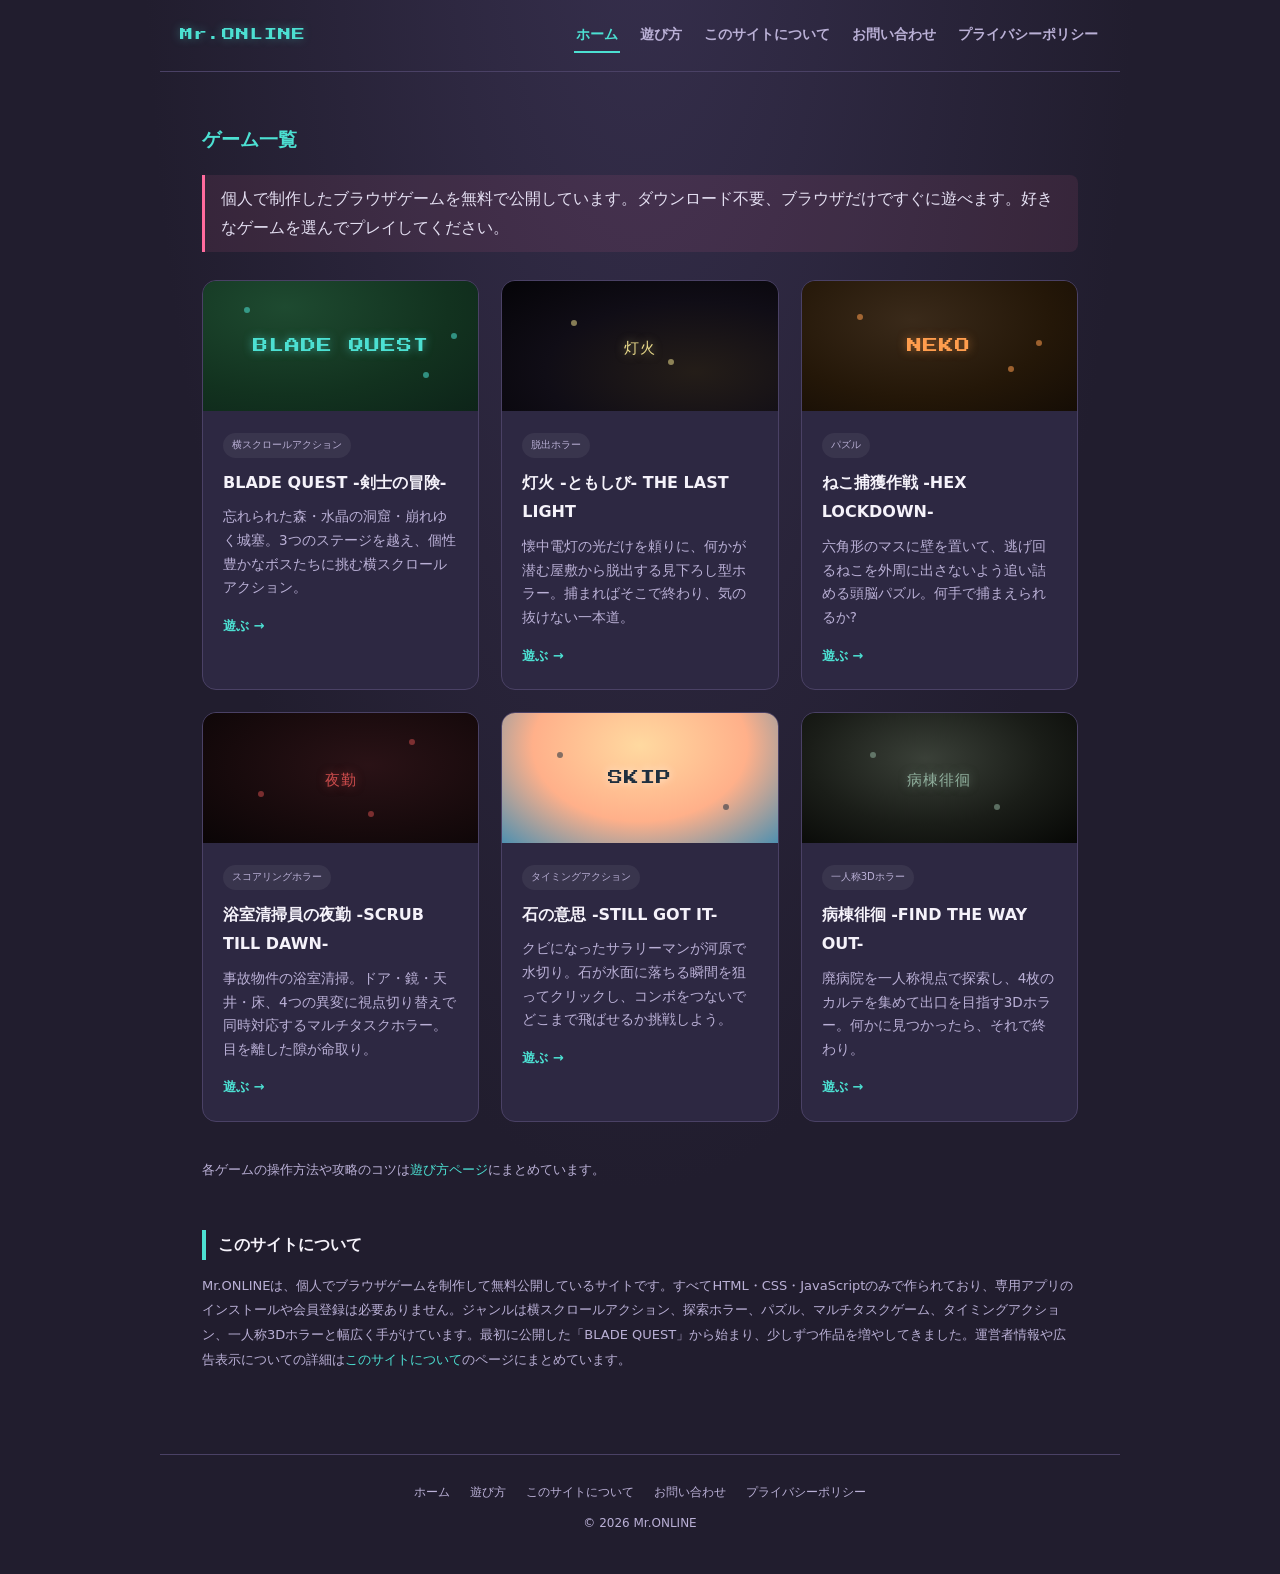
<file: index.html>
<!DOCTYPE html>
<html lang="ja">
<head>
  <script async src="https://pagead2.googlesyndication.com/pagead/js/adsbygoogle.js?client=ca-pub-4115378240812746"
     crossorigin="anonymous"></script>
<meta charset="UTF-8">
<meta name="viewport" content="width=device-width, initial-scale=1">
<title>Mr.ONLINE ― ゲーム一覧</title>
<meta name="description" content="個人制作のブラウザゲームを無料で公開しています。横スクロールアクション「BLADE QUEST」、脱出ホラー「灯火 -ともしび-」、パズル「ねこ捕獲作戦」、スコアリングホラー「浴室清掃員の夜勤」、タイミングアクション「石の意思」、一人称3Dホラー「病棟徘徊」など。">
<link rel="preconnect" href="https://fonts.googleapis.com">
<link rel="preconnect" href="https://fonts.gstatic.com" crossorigin>
<link href="https://fonts.googleapis.com/css2?family=Press+Start+2P&display=swap" rel="stylesheet">
<link rel="stylesheet" href="style.css">
</head>
<body>

<header class="site-header">
  <a class="site-title" href="index.html">Mr.ONLINE</a>
  <nav class="site-nav">
    <a href="index.html" class="active">ホーム</a>
    <a href="play.html">遊び方</a>
    <a href="about.html">このサイトについて</a>
    <a href="contact.html">お問い合わせ</a>
    <a href="privacy.html">プライバシーポリシー</a>
  </nav>
</header>

<main class="site-main" style="max-width:920px;">
  <h1>ゲーム一覧</h1>
  <p class="lead">個人で制作したブラウザゲームを無料で公開しています。ダウンロード不要、ブラウザだけですぐに遊べます。好きなゲームを選んでプレイしてください。</p>

  <div class="game-grid">
    <a class="game-card" href="blade-quest.html">
      <div class="thumb bq">
        BLADE QUEST
        <span class="dot" style="top:20%;left:15%;"></span>
        <span class="dot" style="top:70%;left:80%;"></span>
        <span class="dot" style="top:40%;left:90%;"></span>
      </div>
      <div class="body">
        <span class="tag">横スクロールアクション</span>
        <h3>BLADE QUEST -剣士の冒険-</h3>
        <p>忘れられた森・水晶の洞窟・崩れゆく城塞。3つのステージを越え、個性豊かなボスたちに挑む横スクロールアクション。</p>
        <span class="play-link">遊ぶ →</span>
      </div>
    </a>

    <a class="game-card" href="tomoshibi.html">
      <div class="thumb tm">
        灯火
        <span class="dot" style="top:30%;left:25%;"></span>
        <span class="dot" style="top:60%;left:60%;"></span>
      </div>
      <div class="body">
        <span class="tag">脱出ホラー</span>
        <h3>灯火 -ともしび- THE LAST LIGHT</h3>
        <p>懐中電灯の光だけを頼りに、何かが潜む屋敷から脱出する見下ろし型ホラー。捕まればそこで終わり、気の抜けない一本道。</p>
        <span class="play-link">遊ぶ →</span>
      </div>
    </a>

    <a class="game-card" href="cattrap.html">
      <div class="thumb ct">
        NEKO
        <span class="dot" style="top:25%;left:20%;"></span>
        <span class="dot" style="top:65%;left:75%;"></span>
        <span class="dot" style="top:45%;left:85%;"></span>
      </div>
      <div class="body">
        <span class="tag">パズル</span>
        <h3>ねこ捕獲作戦 -HEX LOCKDOWN-</h3>
        <p>六角形のマスに壁を置いて、逃げ回るねこを外周に出さないよう追い詰める頭脳パズル。何手で捕まえられるか?</p>
        <span class="play-link">遊ぶ →</span>
      </div>
    </a>

    <a class="game-card" href="nightshift.html">
      <div class="thumb ns">
        夜勤
        <span class="dot" style="top:20%;left:75%;"></span>
        <span class="dot" style="top:60%;left:20%;"></span>
        <span class="dot" style="top:75%;left:60%;"></span>
      </div>
      <div class="body">
        <span class="tag">スコアリングホラー</span>
        <h3>浴室清掃員の夜勤 -SCRUB TILL DAWN-</h3>
        <p>事故物件の浴室清掃。ドア・鏡・天井・床、4つの異変に視点切り替えで同時対応するマルチタスクホラー。目を離した隙が命取り。</p>
        <span class="play-link">遊ぶ →</span>
      </div>
    </a>

    <a class="game-card" href="ishinoishi.html">
      <div class="thumb is">
        SKIP
        <span class="dot" style="top:30%;left:20%;"></span>
        <span class="dot" style="top:70%;left:80%;"></span>
      </div>
      <div class="body">
        <span class="tag">タイミングアクション</span>
        <h3>石の意思 -STILL GOT IT-</h3>
        <p>クビになったサラリーマンが河原で水切り。石が水面に落ちる瞬間を狙ってクリックし、コンボをつないでどこまで飛ばせるか挑戦しよう。</p>
        <span class="play-link">遊ぶ →</span>
      </div>
    </a>

    <a class="game-card" href="byoutou.html">
      <div class="thumb bt">
        病棟徘徊
        <span class="dot" style="top:30%;left:25%;"></span>
        <span class="dot" style="top:70%;left:70%;"></span>
      </div>
      <div class="body">
        <span class="tag">一人称3Dホラー</span>
        <h3>病棟徘徊 -FIND THE WAY OUT-</h3>
        <p>廃病院を一人称視点で探索し、4枚のカルテを集めて出口を目指す3Dホラー。何かに見つかったら、それで終わり。</p>
        <span class="play-link">遊ぶ →</span>
      </div>
    </a>

  </div>

  <p style="margin-top:36px;color:var(--sub);font-size:13px;">
    各ゲームの操作方法や攻略のコツは<a href="play.html">遊び方ページ</a>にまとめています。
  </p>

  <h2 style="margin-top:48px;font-size:16px;">このサイトについて</h2>
  <p style="color:var(--sub);font-size:13px;line-height:1.9;">
    Mr.ONLINEは、個人でブラウザゲームを制作して無料公開しているサイトです。すべてHTML・CSS・JavaScriptのみで作られており、専用アプリのインストールや会員登録は必要ありません。ジャンルは横スクロールアクション、探索ホラー、パズル、マルチタスクゲーム、タイミングアクション、一人称3Dホラーと幅広く手がけています。最初に公開した「BLADE QUEST」から始まり、少しずつ作品を増やしてきました。運営者情報や広告表示についての詳細は<a href="about.html">このサイトについて</a>のページにまとめています。
  </p>
</main>

<footer class="site-footer">
  <div class="footer-links">
    <a href="index.html">ホーム</a>
    <a href="play.html">遊び方</a>
    <a href="about.html">このサイトについて</a>
    <a href="contact.html">お問い合わせ</a>
    <a href="privacy.html">プライバシーポリシー</a>
  </div>
  &copy; <span id="year"></span> Mr.ONLINE
</footer>
<script>document.getElementById('year').textContent = new Date().getFullYear();</script>
</body>
</html>
</file>
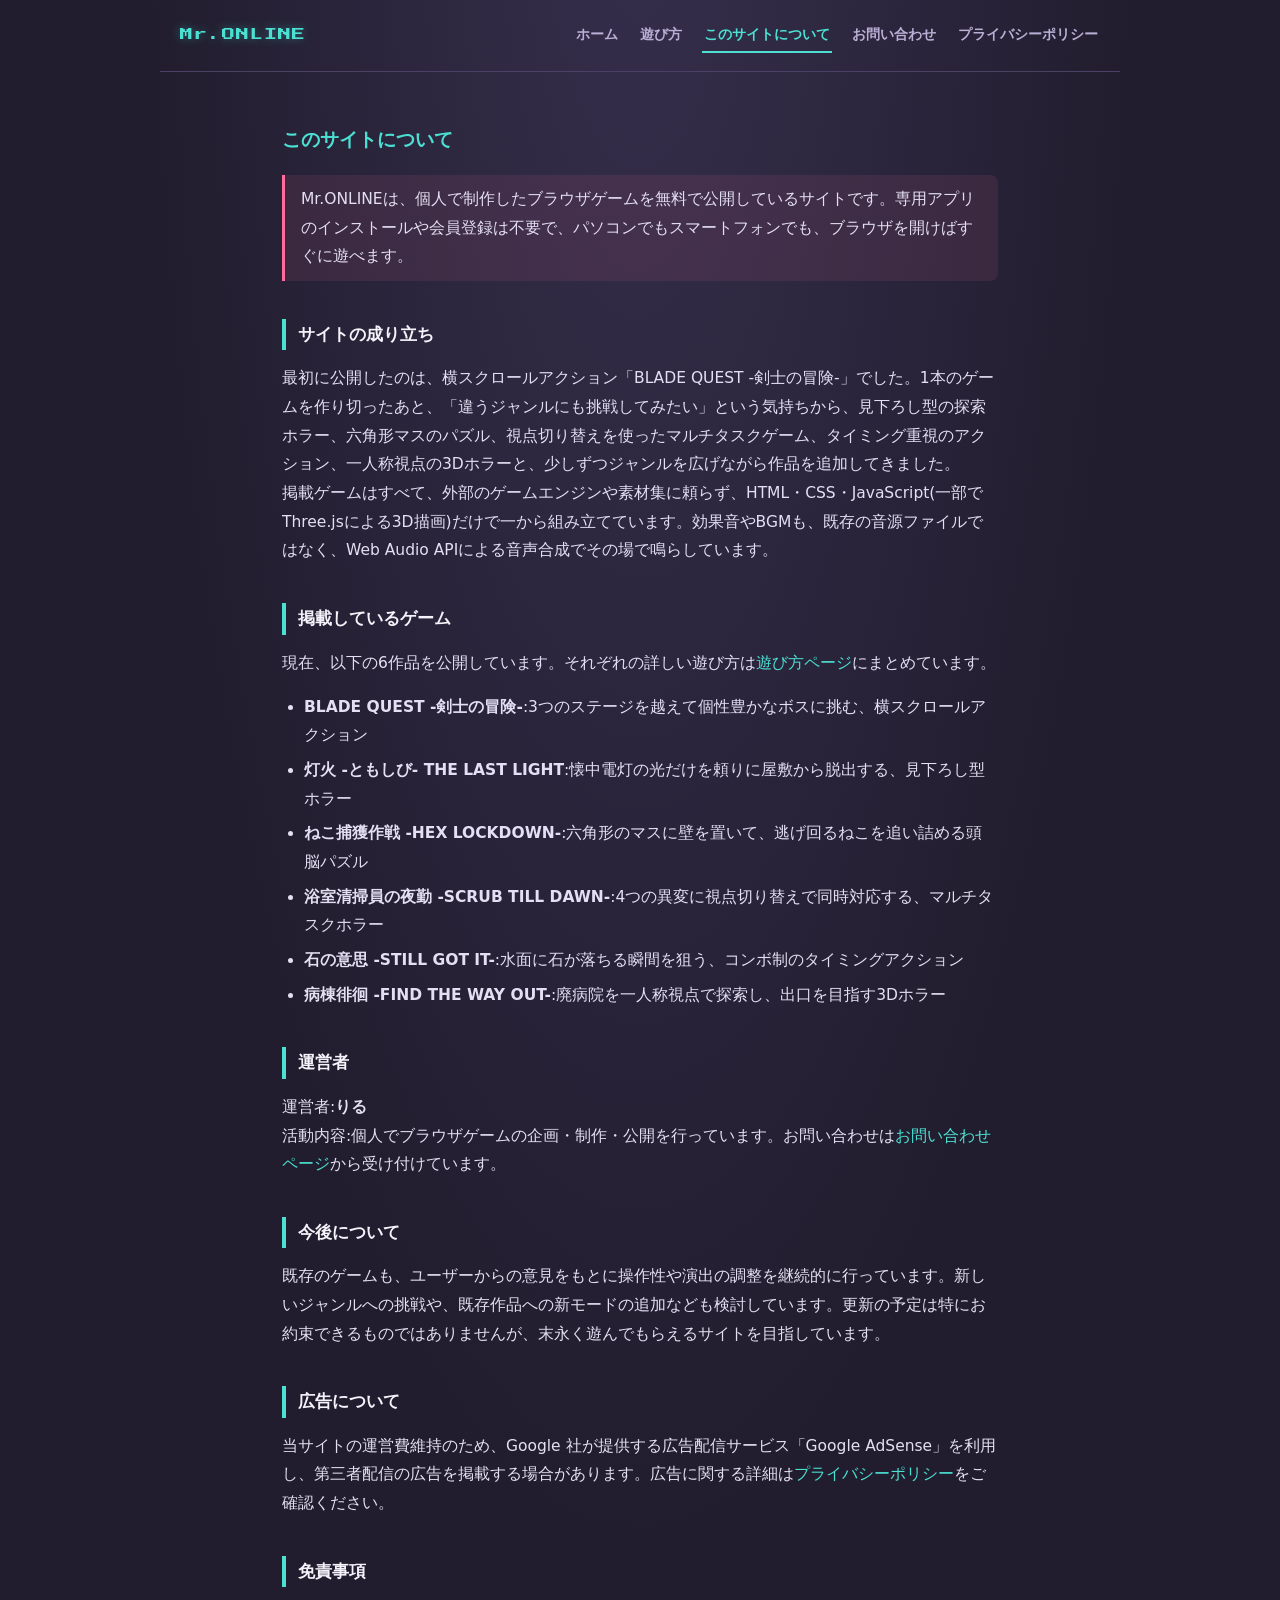
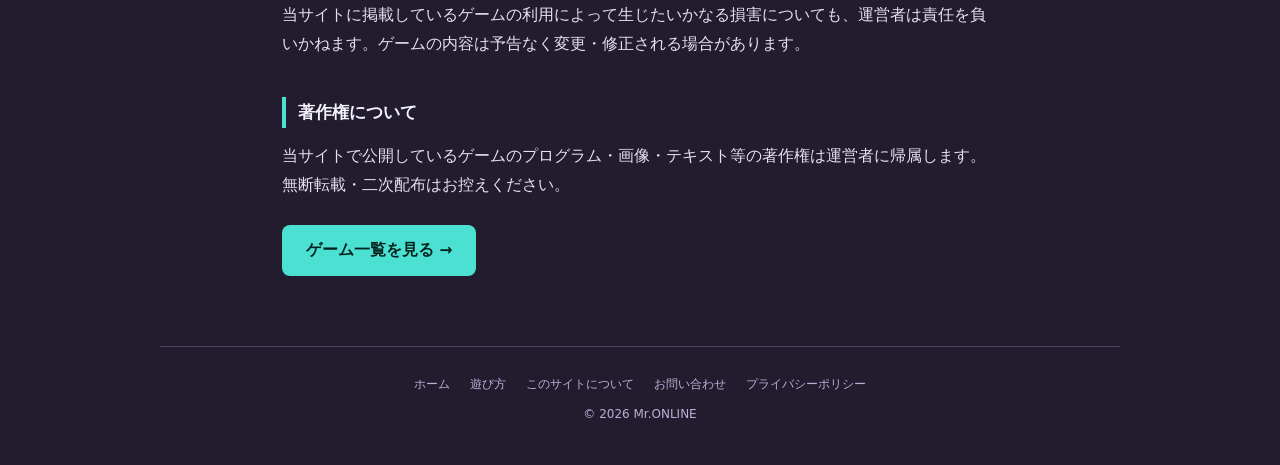
<file: about.html>
<!DOCTYPE html>
<html lang="ja">
<head>
  <script async src="https://pagead2.googlesyndication.com/pagead/js/adsbygoogle.js?client=ca-pub-4115378240812746"
     crossorigin="anonymous"></script>
<meta charset="UTF-8">
<meta name="viewport" content="width=device-width, initial-scale=1">
<title>このサイトについて | Mr.ONLINE</title>
<meta name="description" content="ブラウザゲームを無料公開している個人サイト「Mr.ONLINE」の紹介ページです。運営者情報、サイトの成り立ち、掲載ゲーム、広告表示についてまとめています。">
<link rel="preconnect" href="https://fonts.googleapis.com">
<link rel="preconnect" href="https://fonts.gstatic.com" crossorigin>
<link href="https://fonts.googleapis.com/css2?family=Press+Start+2P&display=swap" rel="stylesheet">
<link rel="stylesheet" href="style.css">
</head>
<body>

<header class="site-header">
  <a class="site-title" href="index.html">Mr.ONLINE</a>
  <nav class="site-nav">
    <a href="index.html">ホーム</a>
    <a href="play.html">遊び方</a>
    <a href="about.html" class="active">このサイトについて</a>
    <a href="contact.html">お問い合わせ</a>
    <a href="privacy.html">プライバシーポリシー</a>
  </nav>
</header>

<main class="site-main">
  <h1>このサイトについて</h1>

  <p class="lead">
    Mr.ONLINEは、個人で制作したブラウザゲームを無料で公開しているサイトです。専用アプリのインストールや会員登録は不要で、パソコンでもスマートフォンでも、ブラウザを開けばすぐに遊べます。
  </p>

  <h2>サイトの成り立ち</h2>
  <p>
    最初に公開したのは、横スクロールアクション「BLADE QUEST -剣士の冒険-」でした。1本のゲームを作り切ったあと、「違うジャンルにも挑戦してみたい」という気持ちから、見下ろし型の探索ホラー、六角形マスのパズル、視点切り替えを使ったマルチタスクゲーム、タイミング重視のアクション、一人称視点の3Dホラーと、少しずつジャンルを広げながら作品を追加してきました。<br>
    掲載ゲームはすべて、外部のゲームエンジンや素材集に頼らず、HTML・CSS・JavaScript(一部でThree.jsによる3D描画)だけで一から組み立てています。効果音やBGMも、既存の音源ファイルではなく、Web Audio APIによる音声合成でその場で鳴らしています。
  </p>

  <h2>掲載しているゲーム</h2>
  <p>
    現在、以下の6作品を公開しています。それぞれの詳しい遊び方は<a href="play.html">遊び方ページ</a>にまとめています。
  </p>
  <ul>
    <li><b>BLADE QUEST -剣士の冒険-</b>:3つのステージを越えて個性豊かなボスに挑む、横スクロールアクション</li>
    <li><b>灯火 -ともしび- THE LAST LIGHT</b>:懐中電灯の光だけを頼りに屋敷から脱出する、見下ろし型ホラー</li>
    <li><b>ねこ捕獲作戦 -HEX LOCKDOWN-</b>:六角形のマスに壁を置いて、逃げ回るねこを追い詰める頭脳パズル</li>
    <li><b>浴室清掃員の夜勤 -SCRUB TILL DAWN-</b>:4つの異変に視点切り替えで同時対応する、マルチタスクホラー</li>
    <li><b>石の意思 -STILL GOT IT-</b>:水面に石が落ちる瞬間を狙う、コンボ制のタイミングアクション</li>
    <li><b>病棟徘徊 -FIND THE WAY OUT-</b>:廃病院を一人称視点で探索し、出口を目指す3Dホラー</li>
  </ul>

  <h2>運営者</h2>
  <p>
    運営者:<b>りる</b><br>
    活動内容:個人でブラウザゲームの企画・制作・公開を行っています。お問い合わせは<a href="contact.html">お問い合わせページ</a>から受け付けています。
  </p>

  <h2>今後について</h2>
  <p>
    既存のゲームも、ユーザーからの意見をもとに操作性や演出の調整を継続的に行っています。新しいジャンルへの挑戦や、既存作品への新モードの追加なども検討しています。更新の予定は特にお約束できるものではありませんが、末永く遊んでもらえるサイトを目指しています。
  </p>

  <h2>広告について</h2>
  <p>
    当サイトの運営費維持のため、Google 社が提供する広告配信サービス「Google AdSense」を利用し、第三者配信の広告を掲載する場合があります。広告に関する詳細は<a href="privacy.html">プライバシーポリシー</a>をご確認ください。
  </p>

  <h2>免責事項</h2>
  <p>
    当サイトに掲載しているゲームの利用によって生じたいかなる損害についても、運営者は責任を負いかねます。ゲームの内容は予告なく変更・修正される場合があります。
  </p>

  <h2>著作権について</h2>
  <p>
    当サイトで公開しているゲームのプログラム・画像・テキスト等の著作権は運営者に帰属します。無断転載・二次配布はお控えください。
  </p>

  <a class="btn-primary" href="index.html">ゲーム一覧を見る →</a>
</main>

<footer class="site-footer">
  <div class="footer-links">
    <a href="index.html">ホーム</a>
    <a href="play.html">遊び方</a>
    <a href="about.html">このサイトについて</a>
    <a href="contact.html">お問い合わせ</a>
    <a href="privacy.html">プライバシーポリシー</a>
  </div>
  &copy; <span id="year"></span> Mr.ONLINE
</footer>
<script>document.getElementById('year').textContent = new Date().getFullYear();</script>
</body>
</html>
</file>
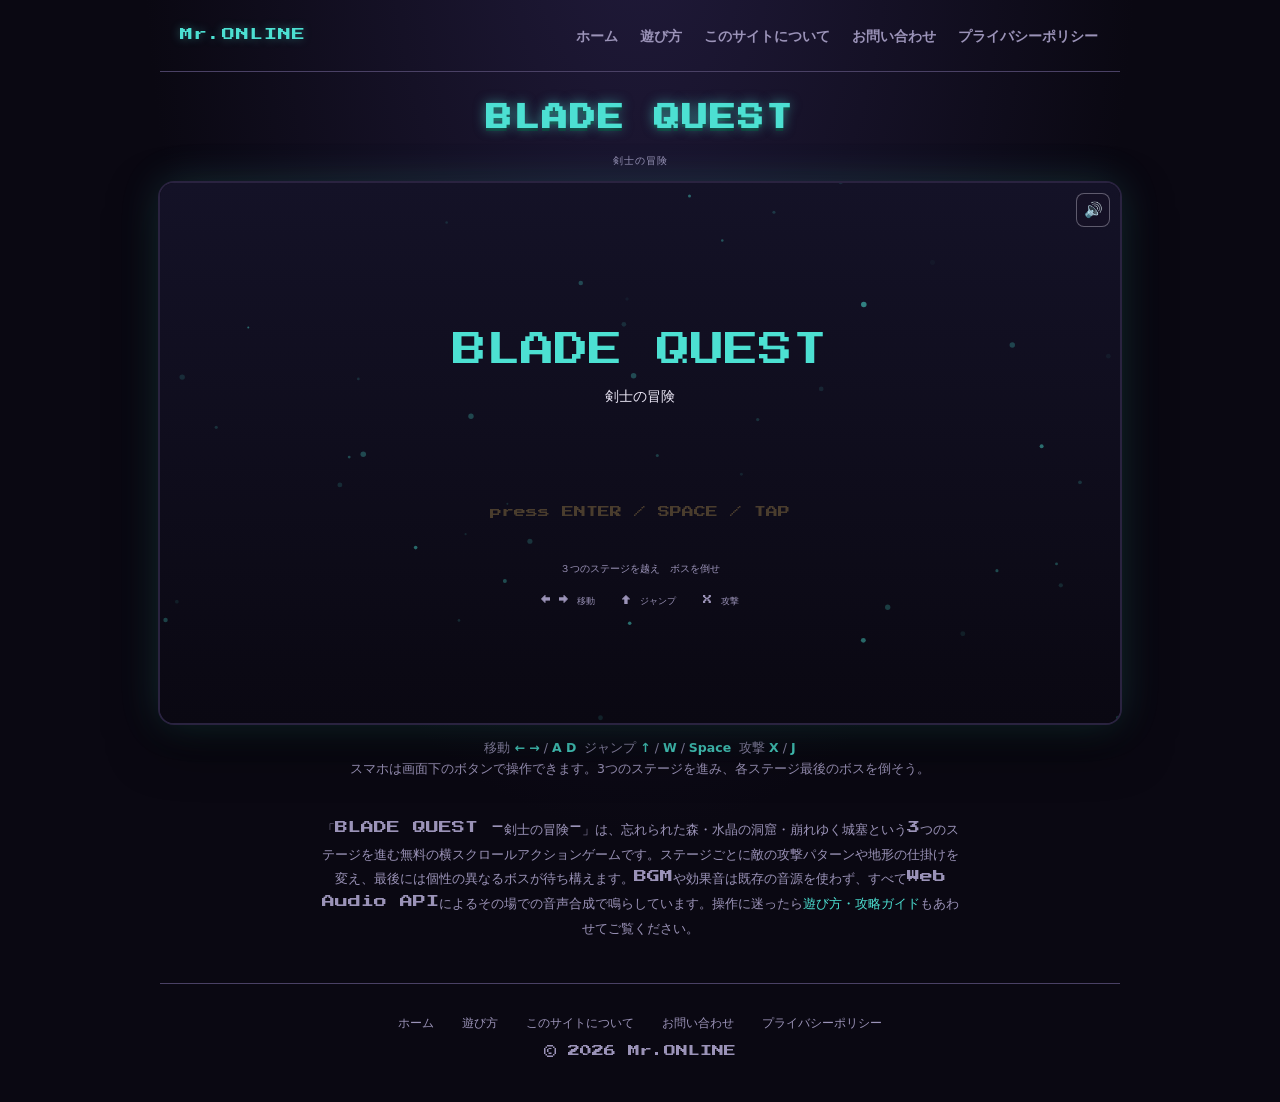
<file: blade-quest.html>
<!DOCTYPE html>
<html lang="ja">
<head>
  <script async src="https://pagead2.googlesyndication.com/pagead/js/adsbygoogle.js?client=ca-pub-4115378240812746"
     crossorigin="anonymous"></script>
<meta charset="UTF-8">
<meta name="viewport" content="width=device-width, initial-scale=1, maximum-scale=1, user-scalable=no">
<title>BLADE QUEST - 剣士の冒険</title>
<link rel="preconnect" href="https://fonts.googleapis.com">
<link rel="preconnect" href="https://fonts.gstatic.com" crossorigin>
<link href="https://fonts.googleapis.com/css2?family=Press+Start+2P&display=swap" rel="stylesheet">
<link rel="stylesheet" href="style.css">
<meta name="description" content="無料で遊べるブラウザ用横スクロールアクションゲーム「BLADE QUEST」。3つのステージと個性豊かなボスに挑もう。">
<style>
  :root{
    --bg:#0a0812;
    --panel:#161225;
    --cyan:#4ce0d2;
    --magenta:#ff4d8d;
    --gold:#ffd166;
    --text:#eae6f5;
    --sub:#9b93b8;
  }
  *{box-sizing:border-box;}
  html,body{
    margin:0;padding:0;
    background:radial-gradient(ellipse at 50% -10%, #201a3a 0%, var(--bg) 55%);
    color:var(--text);
    font-family:'Press Start 2P', monospace;
  }
  #app{
    display:flex;flex-direction:column;align-items:center;
    gap:14px;
    padding:22px 14px 30px;
    width:100%;
  }
  h1{
    font-size:clamp(16px,3.4vw,26px);
    color:var(--cyan);
    text-shadow:0 0 12px rgba(76,224,210,0.55), 0 3px 0 #08302c;
    letter-spacing:2px;
    margin:0;
  }
  .subtitle{
    font-family:'Press Start 2P', monospace;
    font-size:10px;
    color:var(--sub);
    letter-spacing:1px;
    margin-top:-6px;
  }
  #game-wrap{
    position:relative;
    width:100%;
    max-width:960px;
    aspect-ratio:16/9;
    border-radius:14px;
    overflow:hidden;
    box-shadow:0 0 0 2px #2a2340, 0 0 40px rgba(76,224,210,0.18), 0 20px 50px rgba(0,0,0,0.55);
    background:#05040a;
  }
  #game{
    width:100%;height:100%;display:block;
  }
  #touch-controls{
    position:absolute;inset:0;
    display:none;
    pointer-events:none;
  }
  .tc-side{
    position:absolute;bottom:14px;
    display:flex;gap:10px;
    pointer-events:auto;
  }
  .tc-side.left{left:14px;}
  .tc-side.right{right:14px;}
  .tc-btn{
    width:58px;height:58px;
    border-radius:50%;
    border:2px solid rgba(234,230,245,0.35);
    background:rgba(22,18,37,0.55);
    color:var(--text);
    font-family:'Press Start 2P', monospace;
    font-size:16px;
    display:flex;align-items:center;justify-content:center;
    -webkit-tap-highlight-color:transparent;
    user-select:none;
    backdrop-filter:blur(2px);
  }
  .tc-btn:active{background:rgba(76,224,210,0.35);}
  #btn-attack{border-color:rgba(255,77,141,0.55);}
  #btn-attack:active{background:rgba(255,77,141,0.4);}
  @media (pointer:coarse){
    #touch-controls{display:block;}
  }
  #btn-mute{
    position:absolute;top:10px;right:10px;
    width:34px;height:34px;
    border-radius:8px;
    border:1px solid rgba(234,230,245,0.35);
    background:rgba(22,18,37,0.6);
    color:var(--text);
    font-size:15px;
    display:flex;align-items:center;justify-content:center;
    cursor:pointer;
    z-index:6;
    -webkit-tap-highlight-color:transparent;
  }
  #btn-mute:active{background:rgba(76,224,210,0.35);}
  .hint{
    font-family:system-ui,-apple-system,'Hiragino Kaku Gothic ProN',sans-serif;
    font-size:12.5px;
    color:var(--sub);
    text-align:center;
    line-height:1.7;
    max-width:640px;
  }
  .hint b{color:var(--cyan);}
  .rotate-hint{
    display:none;
    position:fixed;inset:0;
    background:var(--bg);
    color:var(--text);
    z-index:50;
    flex-direction:column;
    align-items:center;justify-content:center;
    font-family:'Press Start 2P', monospace;
    font-size:13px;
    text-align:center;
    gap:16px;
    padding:20px;
  }
  @media (max-width:760px) and (orientation:portrait){
    .rotate-hint{display:flex;}
    #app{display:none;}
  }
</style>
</head>
<body>

<div class="rotate-hint">
  <div>📱 ⟳</div>
  <div>端末を横向きにしてください</div>
  <div style="font-size:9px;color:#9b93b8;">ROTATE YOUR DEVICE</div>
</div>

<header class="site-header">
  <a class="site-title" href="index.html">Mr.ONLINE</a>
  <nav class="site-nav">
    <a href="index.html">ホーム</a>
    <a href="play.html">遊び方</a>
    <a href="about.html">このサイトについて</a>
    <a href="contact.html">お問い合わせ</a>
    <a href="privacy.html">プライバシーポリシー</a>
  </nav>
</header>

<div id="app">
  <h1>BLADE QUEST</h1>
  <div class="subtitle">剣士の冒険</div>

  <div id="game-wrap">
    <canvas id="game" width="960" height="540"></canvas>
    <button id="btn-mute" title="音を消す/戻す">🔊</button>
    <div id="touch-controls">
      <div class="tc-side left">
        <button id="btn-left" class="tc-btn">◀</button>
        <button id="btn-right" class="tc-btn">▶</button>
      </div>
      <div class="tc-side right">
        <button id="btn-attack" class="tc-btn">斬</button>
        <button id="btn-jump" class="tc-btn">跳</button>
      </div>
    </div>
  </div>

  <div class="hint">
    移動 <b>← →</b> / <b>A D</b>&nbsp;&nbsp;ジャンプ <b>↑</b> / <b>W</b> / <b>Space</b>&nbsp;&nbsp;攻撃 <b>X</b> / <b>J</b><br>
    スマホは画面下のボタンで操作できます。3つのステージを進み、各ステージ最後のボスを倒そう。
  </div>

  <div style="max-width:640px;text-align:center;margin-top:10px;">
    <p style="font-size:13px;color:var(--sub);line-height:1.9;">
      「BLADE QUEST -剣士の冒険-」は、忘れられた森・水晶の洞窟・崩れゆく城塞という3つのステージを進む無料の横スクロールアクションゲームです。ステージごとに敵の攻撃パターンや地形の仕掛けを変え、最後には個性の異なるボスが待ち構えます。BGMや効果音は既存の音源を使わず、すべてWeb Audio APIによるその場での音声合成で鳴らしています。操作に迷ったら<a href="play.html">遊び方・攻略ガイド</a>もあわせてご覧ください。
    </p>
  </div>
</div>

<footer class="site-footer">
  <div class="footer-links">
    <a href="index.html">ホーム</a>
    <a href="play.html">遊び方</a>
    <a href="about.html">このサイトについて</a>
    <a href="contact.html">お問い合わせ</a>
    <a href="privacy.html">プライバシーポリシー</a>
  </div>
  &copy; <span id="year-index"></span> Mr.ONLINE
</footer>
<script>document.getElementById('year-index').textContent = new Date().getFullYear();</script>

<script>
(function(){
"use strict";

// ============================================================
// 基本設定
// ============================================================
const canvas = document.getElementById('game');
const ctx = canvas.getContext('2d');
const W = canvas.width, H = canvas.height;
const GROUND_Y = 480;
const GRAVITY = 0.62;
const MOVE_SPEED = 3.5;
const JUMP_VEL = -12.6;
const MAX_HP = 6;
const BOSS_ARENA_W = 820;

function clamp(v,a,b){ return v<a?a:(v>b?b:v); }
function rectsOverlap(a,b){
  return a.x < b.x+b.w && a.x+a.w > b.x && a.y < b.y+b.h && a.y+a.h > b.y;
}
function rr(x,y,w,h,r){
  if (w<2*r) r=w/2; if (h<2*r) r=h/2;
  ctx.beginPath();
  ctx.moveTo(x+r,y);
  ctx.arcTo(x+w,y,x+w,y+h,r);
  ctx.arcTo(x+w,y+h,x,y+h,r);
  ctx.arcTo(x,y+h,x,y,r);
  ctx.arcTo(x,y,x+w,y,r);
  ctx.closePath();
}

// ============================================================
// オーディオエンジン(Web Audio APIで全て生成、音声ファイル不使用)
// ============================================================
let audioCtx = null;
let masterGain = null;
let musicGain = null;
let sfxGain = null;
let muted = false;

function ensureAudio(){
  if (audioCtx) return;
  const AC = window.AudioContext || window.webkitAudioContext;
  if (!AC) return;
  audioCtx = new AC();
  masterGain = audioCtx.createGain(); masterGain.gain.value = muted?0:1;
  musicGain = audioCtx.createGain(); musicGain.gain.value = 0.32;
  sfxGain = audioCtx.createGain(); sfxGain.gain.value = 0.55;
  musicGain.connect(masterGain);
  sfxGain.connect(masterGain);
  masterGain.connect(audioCtx.destination);
}
function resumeAudio(){
  ensureAudio();
  if (audioCtx && audioCtx.state==='suspended') audioCtx.resume();
}

const NOTE = {
  A2:110.00, C3:130.81, D3:146.83, E3:164.81, F3:174.61, G3:196.00,
  A3:220.00, C4:261.63, D4:293.66, E4:329.63, F4:349.23, G4:392.00, A4:440.00,
  C5:523.25, D5:587.33, E5:659.25
};

function playNoiseBurst(duration, vol, fStart, fEnd, dest){
  if (!audioCtx) return;
  const bufferSize = Math.max(1, Math.floor(audioCtx.sampleRate*duration));
  const buffer = audioCtx.createBuffer(1, bufferSize, audioCtx.sampleRate);
  const data = buffer.getChannelData(0);
  for (let i=0;i<bufferSize;i++) data[i] = Math.random()*2-1;
  const src = audioCtx.createBufferSource(); src.buffer = buffer;
  const filter = audioCtx.createBiquadFilter();
  filter.type = 'bandpass';
  const t0 = audioCtx.currentTime;
  filter.frequency.setValueAtTime(fStart, t0);
  filter.frequency.exponentialRampToValueAtTime(Math.max(50,fEnd), t0+duration);
  const gain = audioCtx.createGain();
  gain.gain.setValueAtTime(vol, t0);
  gain.gain.exponentialRampToValueAtTime(0.001, t0+duration);
  src.connect(filter); filter.connect(gain); gain.connect(dest);
  src.start(t0); src.stop(t0+duration+0.02);
}
function playNoteAt(freq, time, dur, type, vol, dest){
  if (!audioCtx) return;
  const osc = audioCtx.createOscillator();
  const gain = audioCtx.createGain();
  osc.type = type;
  osc.frequency.setValueAtTime(freq, time);
  gain.gain.setValueAtTime(0, time);
  gain.gain.linearRampToValueAtTime(vol, time+0.01);
  gain.gain.exponentialRampToValueAtTime(0.001, time+dur);
  osc.connect(gain); gain.connect(dest);
  osc.start(time); osc.stop(time+dur+0.05);
}
function playKickAt(time, vol){
  if (!audioCtx) return;
  const osc = audioCtx.createOscillator();
  const gain = audioCtx.createGain();
  osc.type = 'sine';
  osc.frequency.setValueAtTime(120, time);
  osc.frequency.exponentialRampToValueAtTime(45, time+0.12);
  gain.gain.setValueAtTime(vol, time);
  gain.gain.exponentialRampToValueAtTime(0.001, time+0.15);
  osc.connect(gain); gain.connect(musicGain);
  osc.start(time); osc.stop(time+0.16);
}
function playHatAt(time, vol){
  if (!audioCtx) return;
  const bufferSize = Math.floor(audioCtx.sampleRate*0.05);
  const buffer = audioCtx.createBuffer(1, bufferSize, audioCtx.sampleRate);
  const data = buffer.getChannelData(0);
  for (let i=0;i<bufferSize;i++) data[i] = Math.random()*2-1;
  const src = audioCtx.createBufferSource(); src.buffer = buffer;
  const filter = audioCtx.createBiquadFilter(); filter.type='highpass'; filter.frequency.value = 6000;
  const gain = audioCtx.createGain();
  gain.gain.setValueAtTime(vol, time);
  gain.gain.exponentialRampToValueAtTime(0.001, time+0.05);
  src.connect(filter); filter.connect(gain); gain.connect(musicGain);
  src.start(time); src.stop(time+0.05);
}

// --- BGM: 先読みスケジューラ方式のチップチューン風ループ ---
const BGM_BPM = 132;
const BASS_PATTERN = ['A2',0,'A2',0,'C3',0,'A2',0,'E3',0,'E3',0,'D3',0,'E3',0];
const LEAD_PATTERN = [0,'A4',0,'C5',0,'E5',0,'C5',0,'G4',0,'E4',0,0,'D4','E4'];
let bgmStep = 0;
let bgmNextTime = 0;
let bgmTimer = null;
let bgmPlaying = false;

function stepSeconds(){ return 60.0/BGM_BPM/2; }
function scheduleBgmStep(step, time){
  const b = BASS_PATTERN[step];
  if (b) playNoteAt(NOTE[b], time, stepSeconds()*1.9, 'triangle', 0.5, musicGain);
  const l = LEAD_PATTERN[step];
  if (l) playNoteAt(NOTE[l], time, stepSeconds()*0.9, 'square', 0.14, musicGain);
  if (step%4===0) playKickAt(time, 0.32);
  playHatAt(time, step%2===0 ? 0.06 : 0.035);
}
function bgmSchedulerTick(){
  while (bgmNextTime < audioCtx.currentTime + 0.12){
    scheduleBgmStep(bgmStep, bgmNextTime);
    bgmNextTime += stepSeconds();
    bgmStep = (bgmStep+1) % BASS_PATTERN.length;
  }
}
function startBGM(){
  resumeAudio();
  if (!audioCtx || bgmPlaying) return;
  bgmPlaying = true;
  bgmStep = 0;
  bgmNextTime = audioCtx.currentTime + 0.05;
  bgmTimer = setInterval(bgmSchedulerTick, 25);
}
function stopBGM(){
  bgmPlaying = false;
  if (bgmTimer){ clearInterval(bgmTimer); bgmTimer = null; }
}

// --- 効果音 ---
function playJumpSound(){
  ensureAudio(); if (!audioCtx) return;
  const t0 = audioCtx.currentTime;
  const osc = audioCtx.createOscillator(); const gain = audioCtx.createGain();
  osc.type = 'square';
  osc.frequency.setValueAtTime(300, t0);
  osc.frequency.exponentialRampToValueAtTime(650, t0+0.12);
  gain.gain.setValueAtTime(0.22, t0);
  gain.gain.exponentialRampToValueAtTime(0.001, t0+0.16);
  osc.connect(gain); gain.connect(sfxGain);
  osc.start(t0); osc.stop(t0+0.18);
}
function playSwingSound(){
  ensureAudio(); if (!audioCtx) return;
  playNoiseBurst(0.11, 0.22, 2600, 500, sfxGain);
}
function playHitSound(){
  ensureAudio(); if (!audioCtx) return;
  const t0 = audioCtx.currentTime;
  const osc = audioCtx.createOscillator(); const gain = audioCtx.createGain();
  osc.type = 'square';
  osc.frequency.setValueAtTime(220, t0);
  osc.frequency.exponentialRampToValueAtTime(90, t0+0.1);
  gain.gain.setValueAtTime(0.28, t0);
  gain.gain.exponentialRampToValueAtTime(0.001, t0+0.12);
  osc.connect(gain); gain.connect(sfxGain);
  osc.start(t0); osc.stop(t0+0.14);
  playNoiseBurst(0.07, 0.18, 3500, 900, sfxGain);
}
function playHurtSound(){
  ensureAudio(); if (!audioCtx) return;
  const t0 = audioCtx.currentTime;
  const osc = audioCtx.createOscillator(); const gain = audioCtx.createGain();
  osc.type = 'sawtooth';
  osc.frequency.setValueAtTime(180, t0);
  osc.frequency.exponentialRampToValueAtTime(70, t0+0.22);
  gain.gain.setValueAtTime(0.25, t0);
  gain.gain.exponentialRampToValueAtTime(0.001, t0+0.24);
  osc.connect(gain); gain.connect(sfxGain);
  osc.start(t0); osc.stop(t0+0.26);
}
function playDefeatSound(){
  ensureAudio(); if (!audioCtx) return;
  const t0 = audioCtx.currentTime;
  const osc = audioCtx.createOscillator(); const gain = audioCtx.createGain();
  osc.type = 'square';
  osc.frequency.setValueAtTime(500, t0);
  osc.frequency.exponentialRampToValueAtTime(120, t0+0.18);
  gain.gain.setValueAtTime(0.2, t0);
  gain.gain.exponentialRampToValueAtTime(0.001, t0+0.2);
  osc.connect(gain); gain.connect(sfxGain);
  osc.start(t0); osc.stop(t0+0.22);
}
function playBossDownSound(){
  ensureAudio(); if (!audioCtx) return;
  playNoiseBurst(0.4, 0.35, 1200, 80, sfxGain);
  const t0 = audioCtx.currentTime;
  const osc = audioCtx.createOscillator(); const gain = audioCtx.createGain();
  osc.type = 'sawtooth';
  osc.frequency.setValueAtTime(200, t0);
  osc.frequency.exponentialRampToValueAtTime(40, t0+0.5);
  gain.gain.setValueAtTime(0.3, t0);
  gain.gain.exponentialRampToValueAtTime(0.001, t0+0.55);
  osc.connect(gain); gain.connect(sfxGain);
  osc.start(t0); osc.stop(t0+0.6);
}
function playStageClearJingle(){
  ensureAudio(); if (!audioCtx) return;
  const t0 = audioCtx.currentTime;
  [['E4',0],['G4',0.1],['C5',0.2]].forEach(([n,o])=>playNoteAt(NOTE[n], t0+o, 0.22, 'square', 0.28, sfxGain));
}
function playGameOverJingle(){
  ensureAudio(); if (!audioCtx) return;
  const t0 = audioCtx.currentTime;
  [['A3',0],['G3',0.15],['F3',0.3],['D3',0.45]].forEach(([n,o])=>playNoteAt(NOTE[n], t0+o, 0.35, 'triangle', 0.3, sfxGain));
}
function playVictoryJingle(){
  ensureAudio(); if (!audioCtx) return;
  const t0 = audioCtx.currentTime;
  [['C4',0],['E4',0.12],['G4',0.24],['C5',0.36],['G4',0.48],['C5',0.6]].forEach(([n,o])=>playNoteAt(NOTE[n], t0+o, 0.28, 'square', 0.3, sfxGain));
}

const btnMute = document.getElementById('btn-mute');
btnMute.addEventListener('click', ()=>{
  ensureAudio();
  muted = !muted;
  if (masterGain) masterGain.gain.value = muted?0:1;
  btnMute.textContent = muted ? '🔇' : '🔊';
});

// ============================================================
// ステージ定義
// ============================================================
const STAGES = [
  {
    key:'forest', name:'第1章 忘れられた森', width:2650,
    skyTop:'#12321f', skyBottom:'#1e4a30',
    farColor:'#153826', nearColor:'#22522f',
    groundColor:'#2d6a4f', groundTop:'#4a9a6d', platformColor:'#3f8a63',
    decorType:'tree', enemyColor:'#5c8f52',
    enemyPool:['walker','flyer'], enemyCount:9, platformCount:10,
    boss:{ name:'モスグレムリン', hp:20, w:76, h:60, color:'#4f8f5b', accent:'#bff2c9' }
  },
  {
    key:'cave', name:'第2章 水晶の洞窟', width:2800,
    skyTop:'#140c28', skyBottom:'#241141',
    farColor:'#1c1338', nearColor:'#2e1c54',
    groundColor:'#241a3d', groundTop:'#3d2b62', platformColor:'#3a2a5c',
    decorType:'crystal', enemyColor:'#7a4fc4',
    enemyPool:['walker','flyer','shooter'], enemyCount:10, platformCount:11,
    boss:{ name:'クリスタルゴーレム', hp:27, w:66, h:74, color:'#7b2cbf', accent:'#e6bbff' }
  },
  {
    key:'castle', name:'第3章 崩れゆく城塞', width:2950,
    skyTop:'#230f16', skyBottom:'#3c1220',
    farColor:'#2a0f16', nearColor:'#441922',
    groundColor:'#3a1e22', groundTop:'#63313a', platformColor:'#5c2a2f',
    decorType:'tower', enemyColor:'#a83f36',
    enemyPool:['walker','shooter','flyer'], enemyCount:12, platformCount:12,
    boss:{ name:'灼熱の騎士', hp:34, w:58, h:66, color:'#c0392b', accent:'#ffd166' }
  }
];

const ENEMY_STATS = {
  walker:{ w:30,h:34,hp:2,dmg:1,speed:1.05 },
  flyer:{ w:26,h:22,hp:1,dmg:1,speed:1.5 },
  shooter:{ w:32,h:36,hp:2,dmg:1,speed:0,fireInterval:2400,projSpeed:4.2 }
};

// ============================================================
// グローバル状態
// ============================================================
let state = 'TITLE'; // TITLE, INTRO, PLAYING, STAGECLEAR, GAMEOVER, GAMECLEAR
let currentStageIdx = 0;
let cfg = null;
let score = 0;
let camera = { x:0 };
let shake = 0;

let solids = [];
let platforms = [];
let enemies = [];
let decorFar = [];
let decorNear = [];
let projectiles = [];
let waves = [];
let particles = [];
let bgParticles = [];

let boss = null;
let inBoss = false;
let stageClearPending = false;
let stageClearDelay = 0;
let introTimer = 0;
let stageClearTimer = 0;

let player = null;

const keyState = { left:false, right:false };
const touchState = { left:false, right:false };
let jumpQueued = false;
let attackQueued = false;

for (let i=0;i<46;i++){
  bgParticles.push({
    x: Math.random()*W, y: Math.random()*H,
    vy: -(0.15+Math.random()*0.35),
    r: 1+Math.random()*1.8,
    a: 0.15+Math.random()*0.5,
    phase: Math.random()*Math.PI*2
  });
}

// ============================================================
// 入力
// ============================================================
window.addEventListener('keydown', (e)=>{
  if (['ArrowLeft','KeyA'].includes(e.code)) keyState.left = true;
  if (['ArrowRight','KeyD'].includes(e.code)) keyState.right = true;
  if (['ArrowUp','KeyW','Space'].includes(e.code)){ if(!e.repeat) jumpQueued = true; }
  if (['KeyX','KeyJ'].includes(e.code)){ if(!e.repeat) attackQueued = true; }
  if (['Enter','Space'].includes(e.code)) handleConfirmKey();
  if (['Space','ArrowUp','ArrowDown','ArrowLeft','ArrowRight'].includes(e.code)) e.preventDefault();
});
window.addEventListener('keyup', (e)=>{
  if (['ArrowLeft','KeyA'].includes(e.code)) keyState.left = false;
  if (['ArrowRight','KeyD'].includes(e.code)) keyState.right = false;
});
function handleConfirmKey(){
  if (state==='TITLE') startGame();
  else if (state==='GAMEOVER' || state==='GAMECLEAR') startGame();
}

function bindHold(el, onDown, onUp){
  el.addEventListener('pointerdown', (e)=>{ e.preventDefault(); onDown(); });
  el.addEventListener('pointerup', ()=> onUp());
  el.addEventListener('pointerleave', ()=> onUp());
  el.addEventListener('pointercancel', ()=> onUp());
}
bindHold(document.getElementById('btn-left'), ()=>touchState.left=true, ()=>touchState.left=false);
bindHold(document.getElementById('btn-right'), ()=>touchState.right=true, ()=>touchState.right=false);
document.getElementById('btn-jump').addEventListener('pointerdown', (e)=>{ e.preventDefault(); jumpQueued=true; });
document.getElementById('btn-attack').addEventListener('pointerdown', (e)=>{ e.preventDefault(); attackQueued=true; });
canvas.addEventListener('pointerdown', ()=>{
  if (state==='TITLE' || state==='GAMEOVER' || state==='GAMECLEAR') startGame();
});

// ============================================================
// ステージ生成
// ============================================================
function buildLevel(c){
  const plats = [];
  let x = 380;
  const maxX = c.width - BOSS_ARENA_W - 200;
  for (let i=0; i<c.platformCount && x<maxX; i++){
    const w = 110 + Math.random()*90;
    const heightAbove = 130 + Math.random()*190;
    plats.push({ x, y: GROUND_Y-heightAbove, w, h:22 });
    x += w + 160 + Math.random()*180;
  }

  const ens = [];
  x = 520;
  for (let i=0; i<c.enemyCount && x<maxX; i++){
    const type = c.enemyPool[Math.floor(Math.random()*c.enemyPool.length)];
    const st = ENEMY_STATS[type];
    const baseY = type==='flyer' ? (GROUND_Y-(200+Math.random()*120)) : (GROUND_Y-st.h);
    ens.push({
      type, x, y:baseY, baseY, originX:x,
      w:st.w, h:st.h, hp:st.hp, maxHp:st.hp, dmg:st.dmg,
      dir: Math.random()<0.5?-1:1,
      range: 60+Math.random()*70,
      phase: Math.random()*Math.PI*2,
      fireTimer: st.fireInterval ? Math.random()*st.fireInterval : 0,
      alive:true, lastHitSwing:-1
    });
    x += 220 + Math.random()*230;
  }

  const far=[], near=[];
  x = 0;
  while (x < c.width){ far.push({x, size:40+Math.random()*50}); x += 90+Math.random()*70; }
  x = 0;
  while (x < c.width){ near.push({x, size:30+Math.random()*40}); x += 150+Math.random()*110; }

  return { platforms:plats, enemies:ens, far, near };
}

function loadStage(idx){
  cfg = STAGES[idx];
  const lvl = buildLevel(cfg);
  platforms = lvl.platforms;
  enemies = lvl.enemies;
  decorFar = lvl.far;
  decorNear = lvl.near;
  solids = [ {x:0,y:GROUND_Y,w:cfg.width,h:H-GROUND_Y} ].concat(platforms);
  projectiles = [];
  waves = [];
  particles = [];
  inBoss = false;
  stageClearPending = false;
  boss = {
    name: cfg.boss.name, w: cfg.boss.w, h: cfg.boss.h,
    color: cfg.boss.color, accent: cfg.boss.accent,
    x: cfg.width - BOSS_ARENA_W/2 - cfg.boss.w/2,
    y: GROUND_Y - cfg.boss.h, groundY: GROUND_Y - cfg.boss.h,
    hp: cfg.boss.hp, maxHp: cfg.boss.hp,
    state:'idle', stateTimer: 900, dir:-1, vx:0, vy:0,
    chargeCount:0, flashTimer:0, alive:true, lastHitSwing:-1
  };
  camera.x = 0;
  jumpQueued = false; attackQueued = false;
}

function makePlayer(hp){
  return {
    x:70, y:GROUND_Y-46, w:30, h:46, vx:0, vy:0,
    onGround:false, facing:1,
    hp: hp===undefined ? MAX_HP : hp, maxHp:MAX_HP,
    invincible:false, invincTimer:0,
    attacking:false, attackTimer:0, attackCooldown:0, swingId:0
  };
}

function startGame(){
  resumeAudio();
  score = 0;
  currentStageIdx = 0;
  player = makePlayer(MAX_HP);
  loadStage(0);
  state = 'INTRO';
  introTimer = 1600;
  startBGM();
}

function advanceStage(){
  if (currentStageIdx+1 < STAGES.length){
    currentStageIdx++;
    player.hp = Math.min(player.maxHp, player.hp+2);
    player.x = 70; player.vx=0; player.vy=0;
    loadStage(currentStageIdx);
    player.y = GROUND_Y - player.h;
    state = 'INTRO';
    introTimer = 1600;
  } else {
    state = 'GAMECLEAR';
    stopBGM();
    playVictoryJingle();
  }
}

// ============================================================
// エフェクト生成
// ============================================================
function spawnParticles(x,y,color,n,spread){
  for (let i=0;i<n;i++){
    const ang = Math.random()*Math.PI*2;
    const spd = 1+Math.random()*(spread||3);
    particles.push({
      x,y, vx:Math.cos(ang)*spd, vy:Math.sin(ang)*spd - 1,
      life: 400+Math.random()*300, maxLife:700, color, size:2+Math.random()*3
    });
  }
}
function spawnWave(x, dir){
  waves.push({ x, y:GROUND_Y, vx: dir*5.2, w:26, h:52, dmg:2, life:900 });
}
function spawnShard(x){
  projectiles.push({ x, y:30, vx:0, vy:5.2, w:14, h:18, dmg:1, kind:'shard', color:cfg.boss.accent });
}
function spawnBolt(x,y,dir,vy,color){
  projectiles.push({ x, y, vx: dir*5, vy: vy||0, w:10, h:10, dmg:1, kind:'bolt', life:3000, color: color||cfg.boss.accent });
}
function makeMinion(x){
  const st = ENEMY_STATS.walker;
  return {
    type:'walker', x, y:GROUND_Y-st.h, baseY:GROUND_Y-st.h, originX:x,
    w:st.w, h:st.h, hp:1, maxHp:1, dmg:st.dmg,
    dir: Math.random()<0.5?-1:1, range:50, phase:0, fireTimer:0,
    alive:true, lastHitSwing:-1
  };
}

// ============================================================
// プレイヤーダメージ
// ============================================================
function hurtPlayer(amount, knockDir){
  if (player.invincible || player.hp<=0) return;
  playHurtSound();
  player.hp -= amount;
  player.invincible = true;
  player.invincTimer = 1000;
  player.vx = knockDir*4.2;
  player.vy = -4.5;
  shake = 8;
  spawnParticles(player.x+player.w/2, player.y+player.h/2, '#ff4d8d', 10, 3);
  if (player.hp <= 0){ player.hp = 0; }
}

// ============================================================
// 衝突解決
// ============================================================
function moveAndCollideX(ent, dt){
  ent.x += ent.vx*dt;
  for (const s of solids){
    if (rectsOverlap(ent,s)){
      if (ent.vx>0) ent.x = s.x-ent.w;
      else if (ent.vx<0) ent.x = s.x+s.w;
    }
  }
}
function moveAndCollideY(ent, dt){
  ent.y += ent.vy*dt;
  ent.onGround = false;
  for (const s of solids){
    if (rectsOverlap(ent,s)){
      if (ent.vy>0){ ent.y = s.y-ent.h; ent.vy=0; ent.onGround=true; }
      else if (ent.vy<0){ ent.y = s.y+s.h; ent.vy=0; }
    }
  }
}

function getAttackHitbox(){
  const reach = 36;
  const hbX = player.facing===1 ? player.x+player.w : player.x-reach;
  return { x:hbX, y:player.y+2, w:reach, h:player.h-8 };
}

// ============================================================
// ボスAI
// ============================================================
function updateBossForest(dt){
  const arena = { min: cfg.width-BOSS_ARENA_W+30, max: cfg.width-30 };
  boss.stateTimer -= dt*16.6667;
  switch(boss.state){
    case 'idle':
      if (boss.stateTimer<=0){ boss.state='telegraph'; boss.stateTimer=500; boss.dir = player.x<boss.x?-1:1; }
      break;
    case 'telegraph':
      if (boss.stateTimer<=0){ boss.state='charge'; boss.stateTimer=900; boss.vx=boss.dir*6.6; boss.chargeCount=(boss.chargeCount||0)+1; }
      break;
    case 'charge':
      boss.x += boss.vx*dt;
      if (boss.x<arena.min){ boss.x=arena.min; boss.vx=0; boss.state='recover'; boss.stateTimer=400; }
      else if (boss.x>arena.max-boss.w){ boss.x=arena.max-boss.w; boss.vx=0; boss.state='recover'; boss.stateTimer=400; }
      else if (boss.stateTimer<=0){ boss.vx=0; boss.state='recover'; boss.stateTimer=400; }
      break;
    case 'recover':
      if (boss.stateTimer<=0){
        if (boss.chargeCount>=2){ boss.chargeCount=0; boss.state='jumpup'; boss.stateTimer=9999; boss.vy=-13; }
        else { boss.state='idle'; boss.stateTimer=700; }
      }
      break;
    case 'jumpup':
      boss.vy += 0.55*dt; boss.y += boss.vy*dt;
      if (boss.y>=boss.groundY){
        boss.y=boss.groundY; boss.vy=0; boss.state='slam'; boss.stateTimer=300;
        spawnWave(boss.x, -1); spawnWave(boss.x+boss.w, 1);
        shake = 12;
      }
      break;
    case 'slam':
      if (boss.stateTimer<=0){ boss.state='idle'; boss.stateTimer=800; }
      break;
  }
}

function updateBossCave(dt){
  const arena = { min: cfg.width-BOSS_ARENA_W+30, max: cfg.width-30 };
  boss.stateTimer -= dt*16.6667;
  switch(boss.state){
    case 'idle':
      if (boss.stateTimer<=0){
        boss.state = Math.random()<0.6 ? 'shardrain' : 'chase';
        boss.stateTimer = boss.state==='shardrain' ? 2200 : 1500;
        boss.shardTimer = 0;
      }
      break;
    case 'shardrain':
      boss.shardTimer -= dt*16.6667;
      if (boss.shardTimer<=0){
        boss.shardTimer = 280;
        spawnShard(arena.min+40+Math.random()*(arena.max-arena.min-80));
      }
      if (boss.stateTimer<=0){ boss.state='idle'; boss.stateTimer=700; }
      break;
    case 'chase': {
      const d = player.x-boss.x;
      boss.x += Math.sign(d)*2.1*dt;
      boss.x = clamp(boss.x, arena.min, arena.max-boss.w);
      if (Math.abs(d)<70 || boss.stateTimer<=0){ boss.state='spin'; boss.stateTimer=900; }
      break;
    }
    case 'spin':
      if (boss.stateTimer<=0){ boss.state='idle'; boss.stateTimer=800; }
      break;
  }
}

function updateBossCastle(dt){
  const arena = { min: cfg.width-BOSS_ARENA_W+30, max: cfg.width-30 };
  boss.stateTimer -= dt*16.6667;
  switch(boss.state){
    case 'idle':
      if (boss.stateTimer<=0){
        const r = Math.random();
        if (r<0.4){ boss.state='telegraph'; boss.stateTimer=350; boss.dir=player.x<boss.x?-1:1; }
        else if (r<0.75){ boss.state='ringshot'; boss.stateTimer=650; boss.ringDone=false; }
        else { boss.state='summon'; boss.stateTimer=500; }
      }
      break;
    case 'telegraph':
      if (boss.stateTimer<=0){ boss.state='dash'; boss.stateTimer=700; boss.vx=boss.dir*8.6; }
      break;
    case 'dash':
      boss.x += boss.vx*dt;
      if (boss.x<arena.min){ boss.x=arena.min; boss.vx=0; boss.state='idle'; boss.stateTimer=600; }
      else if (boss.x>arena.max-boss.w){ boss.x=arena.max-boss.w; boss.vx=0; boss.state='idle'; boss.stateTimer=600; }
      else if (boss.stateTimer<=0){ boss.vx=0; boss.state='idle'; boss.stateTimer=600; }
      break;
    case 'ringshot':
      if (!boss.ringDone && boss.stateTimer<=350){
        boss.ringDone = true;
        const dir = player.x<boss.x ? -1 : 1;
        spawnBolt(boss.x+boss.w/2, boss.y+boss.h/2, dir, -2.4, cfg.boss.accent);
        spawnBolt(boss.x+boss.w/2, boss.y+boss.h/2, dir, 0, cfg.boss.accent);
        spawnBolt(boss.x+boss.w/2, boss.y+boss.h/2, dir, 2.4, cfg.boss.accent);
      }
      if (boss.stateTimer<=0){ boss.state='idle'; boss.stateTimer=700; }
      break;
    case 'summon':
      if (boss.stateTimer<=0){
        const mx = clamp(boss.x + (Math.random()<0.5?-140:140), arena.min, arena.max-30);
        enemies.push(makeMinion(mx));
        boss.state='idle'; boss.stateTimer=1000;
      }
      break;
  }
}

function updateBoss(dt){
  if (!boss.alive) return;
  if (boss.flashTimer>0) boss.flashTimer -= dt*16.6667;
  if (cfg.key==='forest') updateBossForest(dt);
  else if (cfg.key==='cave') updateBossCave(dt);
  else updateBossCastle(dt);

  if (rectsOverlap(player, boss)) hurtPlayer(1, player.x<boss.x?-1:1);

  if (player.attacking){
    const hb = getAttackHitbox();
    if (boss.lastHitSwing!==player.swingId && rectsOverlap(hb, boss)){
      boss.hp -= 1;
      boss.flashTimer = 150;
      boss.lastHitSwing = player.swingId;
      spawnParticles(boss.x+boss.w/2, boss.y+boss.h/2, cfg.boss.accent, 8, 3);
      if (boss.hp<=0){
        boss.hp = 0; boss.alive = false; boss.state='dead';
        score += 1000;
        spawnParticles(boss.x+boss.w/2, boss.y+boss.h/2, cfg.boss.accent, 40, 6);
        playBossDownSound();
        stageClearPending = true;
        stageClearDelay = 1100;
      } else {
        playHitSound();
      }
    }
  }
}

// ============================================================
// 敵AI
// ============================================================
function updateEnemy(e, dt){
  if (!e.alive) return;
  const st = ENEMY_STATS[e.type];
  if (e.type==='walker'){
    e.x += e.dir*st.speed*dt;
    if (Math.abs(e.x-e.originX)>e.range) e.dir*=-1;
    if (e.x<10){ e.x=10; e.dir=1; }
    if (e.x>cfg.width-e.w-10){ e.x=cfg.width-e.w-10; e.dir=-1; }
  } else if (e.type==='flyer'){
    e.x += e.dir*st.speed*dt;
    if (Math.abs(e.x-e.originX)>e.range) e.dir*=-1;
    e.phase += 0.05*dt;
    e.y = e.baseY + Math.sin(e.phase)*18;
  } else if (e.type==='shooter'){
    e.fireTimer -= dt*16.6667;
    if (e.fireTimer<=0){
      e.fireTimer = st.fireInterval + Math.random()*400;
      const dir = player.x<e.x ? -1 : 1;
      spawnBolt(e.x+e.w/2, e.y+e.h/2, dir, 0, cfg.enemyColor);
    }
  }

  if (rectsOverlap(player, e)) hurtPlayer(e.dmg, player.x<e.x?-1:1);

  if (player.attacking){
    const hb = getAttackHitbox();
    if (e.lastHitSwing!==player.swingId && rectsOverlap(hb, e)){
      e.hp -= 1;
      e.lastHitSwing = player.swingId;
      spawnParticles(e.x+e.w/2, e.y+e.h/2, cfg.enemyColor, 6, 3);
      if (e.hp<=0){
        e.alive = false;
        score += 50;
        spawnParticles(e.x+e.w/2, e.y+e.h/2, cfg.enemyColor, 14, 4);
        playDefeatSound();
      } else {
        playHitSound();
      }
    }
  }
}

// ============================================================
// メイン更新
// ============================================================
function updatePlaying(dt){
  const left = keyState.left || touchState.left;
  const right = keyState.right || touchState.right;
  player.vx = (right?MOVE_SPEED:0) - (left?MOVE_SPEED:0);
  if (right && !left) player.facing = 1;
  else if (left && !right) player.facing = -1;

  if (jumpQueued){
    if (player.onGround){ player.vy = JUMP_VEL; player.onGround = false; playJumpSound(); }
    jumpQueued = false;
  }
  if (attackQueued){
    if (player.attackCooldown<=0){
      player.attacking = true; player.attackTimer = 140; player.attackCooldown = 380;
      player.swingId += 1;
      const cx = player.x + (player.facing===1?player.w+14:-14);
      spawnParticles(cx, player.y+player.h/2, '#4ce0d2', 5, 2);
      playSwingSound();
    }
    attackQueued = false;
  }
  if (player.attacking){ player.attackTimer -= dt*16.6667; if (player.attackTimer<=0) player.attacking=false; }
  if (player.attackCooldown>0) player.attackCooldown -= dt*16.6667;
  if (player.invincible){ player.invincTimer -= dt*16.6667; if (player.invincTimer<=0) player.invincible=false; }

  player.vy += GRAVITY*dt;
  moveAndCollideX(player, dt);
  player.x = clamp(player.x, 0, cfg.width-player.w);
  moveAndCollideY(player, dt);

  if (!inBoss && player.x > cfg.width-BOSS_ARENA_W) inBoss = true;
  if (inBoss) player.x = Math.max(player.x, cfg.width-BOSS_ARENA_W);

  for (const e of enemies) updateEnemy(e, dt);
  enemies = enemies.filter(e=>e.alive);

  if (inBoss && boss.alive) updateBoss(dt);

  for (const p of projectiles){
    if (p.kind==='shard'){ p.vy += 0.25*dt; }
    p.x += p.vx*dt; p.y += p.vy*dt;
    if (p.life!==undefined) p.life -= dt*16.6667;
    if (!p.dead && rectsOverlap(player, p) && !player.invincible){
      hurtPlayer(p.dmg, player.x<p.x?-1:1);
      p.dead = true;
    }
    if (p.kind==='shard' && p.y>GROUND_Y) p.dead = true;
    if (p.life!==undefined && p.life<=0) p.dead = true;
    if (p.x<-60 || p.x>cfg.width+60) p.dead = true;
  }
  projectiles = projectiles.filter(p=>!p.dead);

  for (const w of waves){
    w.x += w.vx*dt;
    w.life -= dt*16.6667;
    const wr = { x:w.x, y:GROUND_Y-w.h, w:w.w, h:w.h };
    if (!w.dead && rectsOverlap(player, wr) && !player.invincible){
      hurtPlayer(w.dmg, player.x<w.x?-1:1);
    }
    if (w.life<=0) w.dead = true;
  }
  waves = waves.filter(w=>!w.dead);

  for (const p of particles){
    p.x += p.vx*dt; p.y += p.vy*dt; p.vy += 0.08*dt;
    p.life -= dt*16.6667;
  }
  particles = particles.filter(p=>p.life>0);

  if (stageClearPending){
    stageClearDelay -= dt*16.6667;
    if (stageClearDelay<=0){
      stageClearPending = false;
      state = 'STAGECLEAR';
      stageClearTimer = 2200;
      score += 500;
      playStageClearJingle();
    }
  }

  const camMax = Math.max(0, cfg.width-W);
  camera.x = inBoss ? camMax : clamp(player.x - W/2, 0, camMax);

  if (shake>0) shake -= dt*0.9;

  if (player.hp<=0 && state==='PLAYING'){
    state = 'GAMEOVER';
    stopBGM();
    playGameOverJingle();
  }
}

function updateAtmosphere(dt){
  for (const p of bgParticles){
    p.y += p.vy*dt;
    p.phase += 0.02*dt;
    if (p.y < -10) p.y = H+10;
  }
}

function update(dt){
  if (state==='INTRO'){
    introTimer -= dt*16.6667;
    if (introTimer<=0) state='PLAYING';
    updateAtmosphere(dt);
    return;
  }
  if (state==='PLAYING'){ updatePlaying(dt); return; }
  if (state==='STAGECLEAR'){
    stageClearTimer -= dt*16.6667;
    if (stageClearTimer<=0) advanceStage();
    return;
  }
  updateAtmosphere(dt);
}

// ============================================================
// 描画: 背景装飾
// ============================================================
function drawTree(x,y,size,color){
  ctx.fillStyle = color;
  ctx.beginPath();
  ctx.moveTo(x, y-size);
  ctx.lineTo(x-size*0.5, y-size*0.15);
  ctx.lineTo(x+size*0.5, y-size*0.15);
  ctx.closePath(); ctx.fill();
  ctx.beginPath();
  ctx.moveTo(x, y-size*0.75);
  ctx.lineTo(x-size*0.4, y+size*0.05);
  ctx.lineTo(x+size*0.4, y+size*0.05);
  ctx.closePath(); ctx.fill();
  ctx.fillRect(x-size*0.07, y, size*0.14, size*0.3);
}
function drawCrystal(x,y,size,color){
  ctx.fillStyle = color;
  ctx.beginPath();
  ctx.moveTo(x, y-size);
  ctx.lineTo(x+size*0.32, y-size*0.4);
  ctx.lineTo(x+size*0.2, y);
  ctx.lineTo(x-size*0.2, y);
  ctx.lineTo(x-size*0.32, y-size*0.4);
  ctx.closePath(); ctx.fill();
}
function drawTower(x,y,size,color){
  ctx.fillStyle = color;
  ctx.fillRect(x-size*0.28, y-size, size*0.56, size);
  for (let i=-2;i<=2;i+=2){
    ctx.fillRect(x-size*0.28+(i+2)*size*0.11, y-size-size*0.14, size*0.09, size*0.14);
  }
}
function drawDecor(type, x, y, size, color){
  if (type==='tree') drawTree(x,y,size,color);
  else if (type==='crystal') drawCrystal(x,y,size,color);
  else drawTower(x,y,size,color);
}

function drawBackground(){
  const g = ctx.createLinearGradient(0,0,0,H);
  g.addColorStop(0, cfg.skyTop);
  g.addColorStop(1, cfg.skyBottom);
  ctx.fillStyle = g;
  ctx.fillRect(0,0,W,H);

  const farOff = camera.x*0.3;
  ctx.globalAlpha = 0.7;
  for (const d of decorFar){
    const sx = d.x - farOff;
    if (sx<-80||sx>W+80) continue;
    drawDecor(cfg.decorType, sx, GROUND_Y-10, d.size, cfg.farColor);
  }
  ctx.globalAlpha = 1;

  const nearOff = camera.x*0.6;
  for (const d of decorNear){
    const sx = d.x - nearOff;
    if (sx<-80||sx>W+80) continue;
    drawDecor(cfg.decorType, sx, GROUND_Y, d.size, cfg.nearColor);
  }
}

// ============================================================
// 描画: ワールド
// ============================================================
function drawGroundAndPlatforms(){
  ctx.fillStyle = cfg.groundColor;
  ctx.fillRect(-camera.x, GROUND_Y, cfg.width, H-GROUND_Y);
  ctx.fillStyle = cfg.groundTop;
  ctx.fillRect(-camera.x, GROUND_Y, cfg.width, 6);

  for (const p of platforms){
    const sx = p.x-camera.x;
    if (sx+p.w<-20||sx>W+20) continue;
    ctx.fillStyle = cfg.platformColor;
    rr(sx, p.y, p.w, p.h, 5); ctx.fill();
    ctx.fillStyle = 'rgba(255,255,255,0.18)';
    ctx.fillRect(sx+3, p.y+2, p.w-6, 3);
  }
}

function drawHeartShape(x,y,size,filled){
  ctx.save();
  ctx.translate(x,y);
  ctx.scale(size/20, size/20);
  ctx.beginPath();
  ctx.moveTo(0,4);
  ctx.bezierCurveTo(0,-2,-9,-2,-9,4);
  ctx.bezierCurveTo(-9,9,-4,12,0,17);
  ctx.bezierCurveTo(4,12,9,9,9,4);
  ctx.bezierCurveTo(9,-2,0,-2,0,4);
  ctx.closePath();
  ctx.fillStyle = filled ? '#ff4d8d' : 'rgba(255,255,255,0.15)';
  ctx.fill();
  ctx.restore();
}

function drawPlayer(){
  if (player.invincible && Math.floor(performance.now()/90)%2===0) return;
  const sx = player.x-camera.x, sy = player.y;
  ctx.save();
  ctx.translate(sx+player.w/2, sy+player.h/2);
  ctx.scale(player.facing, 1);

  // cape
  ctx.fillStyle = '#2b6f68';
  ctx.beginPath();
  ctx.moveTo(-player.w/2+2, -player.h/2+6);
  ctx.lineTo(-player.w/2-6, player.h/2);
  ctx.lineTo(-player.w/2+2, player.h/2);
  ctx.closePath(); ctx.fill();

  // body
  ctx.fillStyle = '#1c2f3a';
  rr(-player.w/2, -player.h/2+10, player.w, player.h-16, 6); ctx.fill();
  // chest accent
  ctx.fillStyle = '#4ce0d2';
  ctx.fillRect(-3, -player.h/2+16, 6, player.h-30);
  // head
  ctx.fillStyle = '#e8d7c3';
  rr(-9, -player.h/2, 18, 16, 5); ctx.fill();
  ctx.fillStyle = '#22303a';
  ctx.fillRect(-8, -player.h/2+5, 16, 5);

  // legs
  ctx.fillStyle = '#14222b';
  ctx.fillRect(-player.w/2+3, player.h/2-8, 8, 8);
  ctx.fillRect(player.w/2-11, player.h/2-8, 8, 8);

  // sword
  if (player.attacking){
    const prog = 1-(player.attackTimer/140);
    const ang = -0.9 + prog*1.9;
    ctx.save();
    ctx.rotate(ang);
    ctx.fillStyle = '#dfeaea';
    ctx.fillRect(player.w/2-2, -2, 30, 4);
    ctx.restore();
    ctx.globalAlpha = 0.35;
    ctx.fillStyle = '#4ce0d2';
    ctx.beginPath();
    ctx.moveTo(player.w/2, 0);
    ctx.arc(player.w/2, 0, 34, -0.9, 1.0);
    ctx.closePath();
    ctx.fill();
    ctx.globalAlpha = 1;
  } else {
    ctx.fillStyle = '#c8d6d6';
    ctx.fillRect(player.w/2-2, -6, 5, 20);
  }
  ctx.restore();
}

function drawEnemy(e){
  const sx = e.x-camera.x, sy = e.y;
  if (sx+e.w<-40||sx>W+40) return;
  const bob = Math.sin(performance.now()/160+e.phase)*2;
  ctx.fillStyle = cfg.enemyColor;
  if (e.type==='walker'){
    rr(sx, sy+bob, e.w, e.h, 8); ctx.fill();
    ctx.fillStyle = '#fff';
    ctx.fillRect(sx+ (e.dir>0?e.w-11:5), sy+10+bob, 6,6);
  } else if (e.type==='flyer'){
    ctx.save();
    ctx.translate(sx+e.w/2, sy+e.h/2);
    ctx.beginPath();
    ctx.moveTo(0,-e.h/2); ctx.lineTo(e.w/2,0); ctx.lineTo(0,e.h/2); ctx.lineTo(-e.w/2,0);
    ctx.closePath(); ctx.fill();
    const flap = Math.sin(performance.now()/80+e.phase)*8;
    ctx.fillStyle = 'rgba(255,255,255,0.5)';
    ctx.beginPath(); ctx.moveTo(-4,-2); ctx.lineTo(-16,-8-flap*0.3); ctx.lineTo(-4,4); ctx.closePath(); ctx.fill();
    ctx.beginPath(); ctx.moveTo(4,-2); ctx.lineTo(16,-8-flap*0.3); ctx.lineTo(4,4); ctx.closePath(); ctx.fill();
    ctx.restore();
  } else {
    rr(sx, sy, e.w, e.h, 4); ctx.fill();
    ctx.fillStyle = '#ffd166';
    const dir = player.x<e.x?-1:1;
    ctx.fillRect(sx+e.w/2+(dir*e.w/2)-3, sy+e.h/2-3, 6,6);
  }
}

function drawBossShape(){
  const sx = boss.x-camera.x, sy = boss.y;
  const flash = boss.flashTimer>0;
  ctx.fillStyle = flash ? '#ffffff' : boss.color;

  if (cfg.key==='forest'){
    rr(sx, sy+8, boss.w, boss.h-8, 22); ctx.fill();
    ctx.beginPath();
    ctx.moveTo(sx+boss.w*0.22, sy+10); ctx.lineTo(sx+boss.w*0.1, sy-10); ctx.lineTo(sx+boss.w*0.35, sy+6);
    ctx.closePath(); ctx.fill();
    ctx.beginPath();
    ctx.moveTo(sx+boss.w*0.78, sy+10); ctx.lineTo(sx+boss.w*0.9, sy-10); ctx.lineTo(sx+boss.w*0.65, sy+6);
    ctx.closePath(); ctx.fill();
    ctx.fillStyle = flash? '#333' : boss.accent;
    ctx.beginPath(); ctx.arc(sx+boss.w/2, sy+boss.h*0.45, 9, 0, Math.PI*2); ctx.fill();
  } else if (cfg.key==='cave'){
    ctx.beginPath();
    ctx.moveTo(sx+boss.w/2, sy);
    ctx.lineTo(sx+boss.w*0.85, sy+boss.h*0.35);
    ctx.lineTo(sx+boss.w*0.7, sy+boss.h);
    ctx.lineTo(sx+boss.w*0.3, sy+boss.h);
    ctx.lineTo(sx+boss.w*0.15, sy+boss.h*0.35);
    ctx.closePath(); ctx.fill();
    ctx.fillStyle = flash? '#333' : boss.accent;
    ctx.beginPath();
    ctx.moveTo(sx+boss.w/2, sy+boss.h*0.15);
    ctx.lineTo(sx+boss.w*0.62, sy+boss.h*0.4);
    ctx.lineTo(sx+boss.w*0.5, sy+boss.h*0.65);
    ctx.lineTo(sx+boss.w*0.38, sy+boss.h*0.4);
    ctx.closePath(); ctx.fill();
  } else {
    ctx.fillStyle = flash? '#fff' : '#7a1410';
    ctx.beginPath();
    ctx.moveTo(sx+boss.w*0.5, sy+6);
    ctx.lineTo(sx+boss.w+8, sy+boss.h+10);
    ctx.lineTo(sx-8, sy+boss.h+10);
    ctx.closePath(); ctx.fill();
    ctx.fillStyle = flash? '#fff' : boss.color;
    rr(sx, sy+4, boss.w, boss.h, 8); ctx.fill();
    ctx.fillStyle = flash? '#333' : boss.accent;
    ctx.fillRect(sx+boss.w*0.2, sy+boss.h*0.3, boss.w*0.6, 5);
    ctx.fillStyle = '#ffe08a';
    ctx.fillRect(sx+boss.w*0.28, sy+boss.h*0.18, 6,4);
    ctx.fillRect(sx+boss.w*0.62, sy+boss.h*0.18, 6,4);
  }
}

function drawProjectiles(){
  for (const p of projectiles){
    const sx = p.x-camera.x, sy = p.y;
    if (p.kind==='shard'){
      ctx.fillStyle = p.color || '#e6bbff';
      ctx.beginPath();
      ctx.moveTo(sx, sy-9); ctx.lineTo(sx+6, sy); ctx.lineTo(sx, sy+9); ctx.lineTo(sx-6, sy);
      ctx.closePath(); ctx.fill();
    } else {
      const grd = ctx.createRadialGradient(sx,sy,0,sx,sy,7);
      grd.addColorStop(0,'#fff');
      grd.addColorStop(1, p.color || '#ff4d8d');
      ctx.fillStyle = grd;
      ctx.beginPath(); ctx.arc(sx,sy,6,0,Math.PI*2); ctx.fill();
    }
  }
}
function drawWaves(){
  for (const w of waves){
    const sx = w.x-camera.x;
    ctx.fillStyle = 'rgba(255,209,102,0.55)';
    ctx.beginPath();
    ctx.moveTo(sx, GROUND_Y);
    ctx.lineTo(sx+w.w*0.5*Math.sign(w.vx||1), GROUND_Y-w.h);
    ctx.lineTo(sx+w.w*Math.sign(w.vx||1), GROUND_Y);
    ctx.closePath(); ctx.fill();
  }
}
function drawParticles(){
  for (const p of particles){
    const sx = p.x-camera.x, sy=p.y;
    ctx.globalAlpha = Math.max(0, p.life/p.maxLife);
    ctx.fillStyle = p.color;
    ctx.fillRect(sx-p.size/2, sy-p.size/2, p.size, p.size);
  }
  ctx.globalAlpha = 1;
}

function drawWorld(){
  ctx.save();
  if (shake>0){
    ctx.translate((Math.random()-0.5)*shake, (Math.random()-0.5)*shake);
  }
  drawGroundAndPlatforms();
  for (const e of enemies) drawEnemy(e);
  if (inBoss && boss.alive) drawBossShape();
  drawWaves();
  drawProjectiles();
  drawPlayer();
  drawParticles();
  ctx.restore();
}

// ============================================================
// HUD & オーバーレイ
// ============================================================
function drawHUD(){
  for (let i=0;i<player.maxHp;i++){
    drawHeartShape(26+i*24, 26, 16, i<player.hp);
  }
  ctx.font = "13px 'Press Start 2P', monospace";
  ctx.fillStyle = '#ffd166';
  ctx.textAlign = 'right';
  ctx.fillText('SCORE '+String(score).padStart(6,'0'), W-18, 30);
  ctx.textAlign = 'left';

  if (inBoss && boss.alive){
    const bw=360, bx=(W-bw)/2, by=12;
    ctx.fillStyle = 'rgba(10,8,20,0.65)';
    rr(bx-8, by-18, bw+16, 40, 8); ctx.fill();
    ctx.font = "10px 'Press Start 2P', monospace";
    ctx.fillStyle = '#fff';
    ctx.fillText(boss.name, bx, by-4);
    const pct = Math.max(0, boss.hp/boss.maxHp);
    ctx.fillStyle = '#3a2f4d';
    rr(bx, by+6, bw, 14, 4); ctx.fill();
    ctx.fillStyle = boss.flashTimer>0 ? '#ffffff' : boss.accent;
    rr(bx, by+6, bw*pct, 14, 4); ctx.fill();
  }
}

function drawAtmosphere(){
  for (const p of bgParticles){
    ctx.globalAlpha = p.a * (0.6+0.4*Math.sin(p.phase));
    ctx.fillStyle = '#4ce0d2';
    ctx.beginPath(); ctx.arc(p.x, p.y, p.r, 0, Math.PI*2); ctx.fill();
  }
  ctx.globalAlpha = 1;
}

function centerText(text, y, size, color){
  ctx.font = size+"px 'Press Start 2P', monospace";
  ctx.fillStyle = color;
  ctx.textAlign = 'center';
  ctx.fillText(text, W/2, y);
  ctx.textAlign = 'left';
}

function drawTitleScreen(){
  const g = ctx.createLinearGradient(0,0,0,H);
  g.addColorStop(0,'#141227'); g.addColorStop(1,'#0a0812');
  ctx.fillStyle = g; ctx.fillRect(0,0,W,H);
  drawAtmosphere();

  centerText('BLADE QUEST', H*0.34, 34, '#4ce0d2');
  centerText('剣士の冒険', H*0.34+34, 14, '#eae6f5');

  ctx.save();
  ctx.globalAlpha = 0.55+0.45*Math.sin(performance.now()/300);
  centerText('press ENTER / SPACE / TAP', H*0.62, 12, '#ffd166');
  ctx.restore();

  centerText('３つのステージを越え ボスを倒せ', H*0.72, 10, '#9b93b8');
  centerText('← → 移動   ↑ ジャンプ   X 攻撃', H*0.78, 9, '#9b93b8');
}

function drawIntroOverlay(){
  ctx.fillStyle = 'rgba(5,4,10,0.55)';
  ctx.fillRect(0,0,W,H);
  const a = Math.min(1, (1600-introTimer)/300);
  ctx.globalAlpha = a;
  centerText(cfg.name, H/2, 20, '#4ce0d2');
  ctx.globalAlpha = 1;
}

function drawStageClearOverlay(){
  ctx.fillStyle = 'rgba(5,4,10,0.6)';
  ctx.fillRect(0,0,W,H);
  centerText('STAGE CLEAR', H/2-18, 22, '#ffd166');
  centerText('SCORE ' + String(score).padStart(6,'0'), H/2+22, 12, '#eae6f5');
}

function drawGameOverOverlay(){
  ctx.fillStyle = 'rgba(20,4,10,0.72)';
  ctx.fillRect(0,0,W,H);
  drawAtmosphere();
  centerText('GAME OVER', H*0.4, 26, '#ff4d8d');
  centerText('SCORE ' + String(score).padStart(6,'0'), H*0.4+34, 12, '#eae6f5');
  ctx.save();
  ctx.globalAlpha = 0.55+0.45*Math.sin(performance.now()/300);
  centerText('press ENTER / SPACE / TAP でリトライ', H*0.62, 10, '#ffd166');
  ctx.restore();
}

function drawGameClearOverlay(){
  const g = ctx.createLinearGradient(0,0,0,H);
  g.addColorStop(0,'#1c1730'); g.addColorStop(1,'#0a0812');
  ctx.fillStyle = g; ctx.fillRect(0,0,W,H);
  drawAtmosphere();
  centerText('GAME CLEAR!', H*0.36, 26, '#4ce0d2');
  centerText('全ての試練を乗り越えた', H*0.36+30, 11, '#eae6f5');
  centerText('FINAL SCORE ' + String(score).padStart(6,'0'), H*0.36+62, 13, '#ffd166');
  ctx.save();
  ctx.globalAlpha = 0.55+0.45*Math.sin(performance.now()/300);
  centerText('press ENTER / SPACE / TAP でもう一度', H*0.7, 10, '#9b93b8');
  ctx.restore();
}

function draw(){
  ctx.clearRect(0,0,W,H);
  if (state==='TITLE'){ drawTitleScreen(); return; }
  if (cfg){
    drawBackground();
    drawWorld();
    drawHUD();
  }
  if (state==='INTRO') drawIntroOverlay();
  else if (state==='STAGECLEAR') drawStageClearOverlay();
  else if (state==='GAMEOVER') drawGameOverOverlay();
  else if (state==='GAMECLEAR') drawGameClearOverlay();
}

// ============================================================
// ループ
// ============================================================
let lastTime = null;
function loop(ts){
  if (lastTime===null) lastTime = ts;
  let deltaMs = ts-lastTime;
  lastTime = ts;
  if (deltaMs>100) deltaMs = 100;
  const dt = deltaMs/16.6667;
  update(dt);
  draw();
  requestAnimationFrame(loop);
}
requestAnimationFrame(loop);

})();
</script>
</body>
</html>
</file>
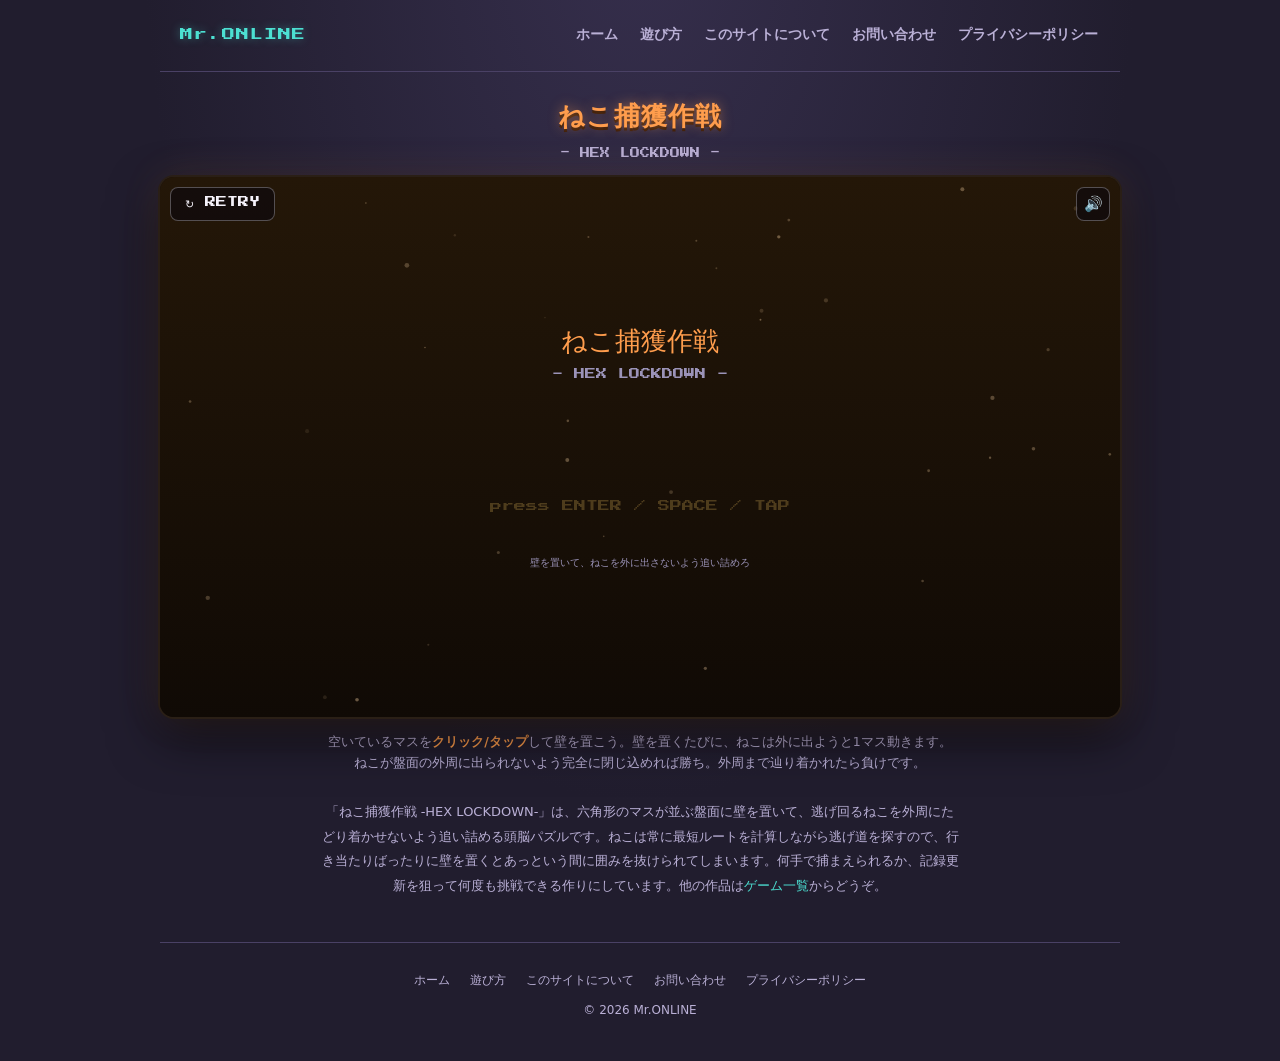
<file: cattrap.html>
<!DOCTYPE html>
<html lang="ja">
<head>
  <script async src="https://pagead2.googlesyndication.com/pagead/js/adsbygoogle.js?client=ca-pub-4115378240812746"
     crossorigin="anonymous"></script>
<meta charset="UTF-8">
<meta name="viewport" content="width=device-width, initial-scale=1, maximum-scale=1, user-scalable=no">
<title>ねこ捕獲作戦 -HEX LOCKDOWN-</title>
<meta name="description" content="無料で遊べるブラウザ用パズルゲーム「ねこ捕獲作戦」。六角形のマスに壁を置いて、逃げ回るねこを外に出さないよう追い詰めよう。">
<link rel="preconnect" href="https://fonts.googleapis.com">
<link rel="preconnect" href="https://fonts.gstatic.com" crossorigin>
<link href="https://fonts.googleapis.com/css2?family=Press+Start+2P&display=swap" rel="stylesheet">
<link rel="stylesheet" href="style.css">
<style>
  #game-page{ display:flex; flex-direction:column; align-items:center; gap:14px; padding:6px 14px 30px; }
  #game-page h1.game-title{
    font-family:'Press Start 2P', monospace; font-size:clamp(16px,3.4vw,26px);
    color:#ff9d4d; text-shadow:0 0 12px rgba(255,157,77,0.5), 0 3px 0 #3a1c08;
    letter-spacing:1px; margin:10px 0 -6px;
  }
  #game-page .game-subtitle{ font-family:'Press Start 2P', monospace; font-size:10px; color:var(--sub); }
  #game-wrap{
    position:relative; width:100%; max-width:960px; aspect-ratio:16/9;
    border-radius:14px; overflow:hidden;
    box-shadow:0 0 0 2px #2a1f16, 0 0 40px rgba(255,157,77,0.12), 0 20px 50px rgba(0,0,0,0.6);
    background:#140d09;
  }
  #ccanvas{ width:100%; height:100%; display:block; cursor:pointer; }
  #btn-mute{
    position:absolute;top:10px;right:10px;width:34px;height:34px;border-radius:8px;
    border:1px solid rgba(234,230,245,0.3);background:rgba(10,8,14,0.6);color:var(--text);
    font-size:15px;display:flex;align-items:center;justify-content:center;cursor:pointer;z-index:6;
    -webkit-tap-highlight-color:transparent;
  }
  #btn-restart{
    position:absolute;top:10px;left:10px;height:34px;padding:0 14px;border-radius:8px;
    border:1px solid rgba(234,230,245,0.3);background:rgba(10,8,14,0.6);color:var(--text);
    font-size:11px;font-family:'Press Start 2P', monospace;
    display:flex;align-items:center;justify-content:center;cursor:pointer;z-index:6;
    -webkit-tap-highlight-color:transparent;
  }
  .hint2{
    font-family:system-ui,-apple-system,"Hiragino Kaku Gothic ProN",sans-serif; font-size:12.5px;
    color:var(--sub); text-align:center; line-height:1.7; max-width:640px;
  }
  .hint2 b{ color:#ff9d4d; }
  .rotate-hint2{
    display:none; position:fixed; inset:0; background:var(--bg); color:var(--text); z-index:50;
    flex-direction:column; align-items:center; justify-content:center;
    font-family:'Press Start 2P', monospace; font-size:13px; text-align:center; gap:16px; padding:20px;
  }
  @media (max-width:760px) and (orientation:portrait){
    .rotate-hint2{ display:flex; }
    #game-page{ display:none; }
  }
</style>
</head>
<body>

<div class="rotate-hint2">
  <div>📱 ⟳</div>
  <div>端末を横向きにしてください</div>
  <div style="font-size:9px;color:#9b93b8;">ROTATE YOUR DEVICE</div>
</div>

<header class="site-header">
  <a class="site-title" href="index.html">Mr.ONLINE</a>
  <nav class="site-nav">
    <a href="index.html">ホーム</a>
    <a href="play.html">遊び方</a>
    <a href="about.html">このサイトについて</a>
    <a href="contact.html">お問い合わせ</a>
    <a href="privacy.html">プライバシーポリシー</a>
  </nav>
</header>

<div id="game-page">
  <h1 class="game-title">ねこ捕獲作戦</h1>
  <div class="game-subtitle">- HEX LOCKDOWN -</div>

  <div id="game-wrap">
    <canvas id="ccanvas" width="960" height="540"></canvas>
    <button id="btn-restart" title="はじめから">↻ RETRY</button>
    <button id="btn-mute" title="音を消す/戻す">🔊</button>
  </div>

  <div class="hint2">
    空いているマスを<b>クリック/タップ</b>して壁を置こう。壁を置くたびに、ねこは外に出ようと1マス動きます。<br>
    ねこが盤面の外周に出られないよう完全に閉じ込めれば勝ち。外周まで辿り着かれたら負けです。
  </div>

  <div style="max-width:640px;text-align:center;">
    <p style="font-size:13px;color:var(--sub);line-height:1.9;">
      「ねこ捕獲作戦 -HEX LOCKDOWN-」は、六角形のマスが並ぶ盤面に壁を置いて、逃げ回るねこを外周にたどり着かせないよう追い詰める頭脳パズルです。ねこは常に最短ルートを計算しながら逃げ道を探すので、行き当たりばったりに壁を置くとあっという間に囲みを抜けられてしまいます。何手で捕まえられるか、記録更新を狙って何度も挑戦できる作りにしています。他の作品は<a href="index.html">ゲーム一覧</a>からどうぞ。
    </p>
  </div>
</div>

<footer class="site-footer">
  <div class="footer-links">
    <a href="index.html">ホーム</a>
    <a href="play.html">遊び方</a>
    <a href="about.html">このサイトについて</a>
    <a href="contact.html">お問い合わせ</a>
    <a href="privacy.html">プライバシーポリシー</a>
  </div>
  &copy; <span id="year-c"></span> Mr.ONLINE
</footer>
<script>document.getElementById('year-c').textContent = new Date().getFullYear();</script>

<script>
(function(){
"use strict";

// ============================================================
// 基本設定
// ============================================================
const canvas = document.getElementById('ccanvas');
const ctx = canvas.getContext('2d');
const W = canvas.width, H = canvas.height;

const HEX_SIZE = 28;
const BOARD_R = 5;
const BOARD_CX = 480, BOARD_CY = 300;
const INITIAL_WALL_RATIO = 0.08;
const CAT_THINK_MS = 380;
const CAT_MOVE_MS = 220;

function clamp(v,a,b){ return v<a?a:(v>b?b:v); }

// ============================================================
// 六角グリッド数学
// ============================================================
function hexKey(q,r){ return q+','+r; }
function hexDistance(q,r){ return (Math.abs(q)+Math.abs(q+r)+Math.abs(r))/2; }
const DIRS = [{q:1,r:0},{q:1,r:-1},{q:0,r:-1},{q:-1,r:0},{q:-1,r:1},{q:0,r:1}];

function buildBoard(radius){
  const cells = new Map();
  for(let q=-radius;q<=radius;q++){
    const r1=Math.max(-radius,-q-radius), r2=Math.min(radius,-q+radius);
    for(let r=r1;r<=r2;r++){
      cells.set(hexKey(q,r), {q,r,blocked:false, dist:hexDistance(q,r)});
    }
  }
  return cells;
}
function neighbors(q,r){ return DIRS.map(d=>({q:q+d.q, r:r+d.r})); }

function axialToPixel(q,r){
  const x = HEX_SIZE*Math.sqrt(3)*(q+r/2);
  const y = HEX_SIZE*1.5*r;
  return {x:BOARD_CX+x, y:BOARD_CY+y};
}
function axialRound(qf,rf){
  const xf=qf, zf=rf, yf=-xf-zf;
  let rx=Math.round(xf), ry=Math.round(yf), rz=Math.round(zf);
  const dx=Math.abs(rx-xf), dy=Math.abs(ry-yf), dz=Math.abs(rz-zf);
  if(dx>dy && dx>dz) rx=-ry-rz;
  else if(dy>dz) rz=-rx-ry;
  else ry=-rx-rz;
  return {q:rx, r:rz};
}
function pixelToAxial(px,py){
  const x = px-BOARD_CX, y = py-BOARD_CY;
  const qf = (Math.sqrt(3)/3*x - 1/3*y)/HEX_SIZE;
  const rf = (2/3*y)/HEX_SIZE;
  return axialRound(qf,rf);
}

function catCanEscape(cells, radius, startQ, startR){
  const startKey = hexKey(startQ,startR);
  if(!cells.has(startKey)) return false;
  const visited = new Set([startKey]);
  const queue=[{q:startQ,r:startR}];
  let qi=0;
  while(qi<queue.length){
    const cur=queue[qi++];
    const curCell=cells.get(hexKey(cur.q,cur.r));
    if(curCell.dist===radius) return true;
    for(const n of neighbors(cur.q,cur.r)){
      const k=hexKey(n.q,n.r);
      const ncell=cells.get(k);
      if(ncell && !ncell.blocked && !visited.has(k)){
        visited.add(k);
        queue.push(n);
      }
    }
  }
  return false;
}
function findEscapeTargets(cells, radius, startQ, startR){
  const startKey = hexKey(startQ,startR);
  const cameFrom = new Map([[startKey, null]]);
  let frontier = [{q:startQ,r:startR}];
  let foundTargets = [];
  while(frontier.length>0 && foundTargets.length===0){
    const nextFrontier=[];
    for(const cur of frontier){
      const curCell = cells.get(hexKey(cur.q,cur.r));
      if(curCell.dist===radius){ foundTargets.push(cur); continue; }
      for(const n of neighbors(cur.q,cur.r)){
        const k=hexKey(n.q,n.r);
        const ncell=cells.get(k);
        if(ncell && !ncell.blocked && !cameFrom.has(k)){
          cameFrom.set(k, hexKey(cur.q,cur.r));
          nextFrontier.push(n);
        }
      }
    }
    if(foundTargets.length>0) break;
    frontier=nextFrontier;
  }
  return {cameFrom, targets:foundTargets};
}
function reconstructNextStep(cameFrom, startKey, targetKey){
  let cur = targetKey;
  let path=[cur];
  while(cameFrom.get(cur) !== null && cameFrom.get(cur) !== undefined){
    cur = cameFrom.get(cur);
    path.push(cur);
    if(cur===startKey) break;
  }
  path.reverse();
  return path[1];
}
function computeCatMove(cells, radius, catQ, catR){
  const {cameFrom, targets} = findEscapeTargets(cells, radius, catQ, catR);
  if(targets.length===0) return null;
  const target = targets[Math.floor(Math.random()*targets.length)];
  const targetKey = hexKey(target.q, target.r);
  const nextKey = reconstructNextStep(cameFrom, hexKey(catQ,catR), targetKey);
  const [nq, nr] = nextKey.split(',').map(Number);
  return {q:nq, r:nr};
}

// ============================================================
// ゲーム状態
// ============================================================
let state='TITLE'; // TITLE, PLAYING, WIN, LOSE
let cells = null;
let catQ=0, catR=0;
let turnPhase='PLAYER'; // PLAYER, THINKING, MOVING
let thinkTimer=0;
let catAnim=null;
let turnCount=0;
let hoverKey=null;
let toastText=''; let toastTimer=0;

let bgParticles=[];
for(let i=0;i<34;i++){
  bgParticles.push({ x:Math.random()*W, y:Math.random()*H, vy:-(0.08+Math.random()*0.2), r:0.8+Math.random()*1.6, a:0.08+Math.random()*0.3 });
}

function toast(t){ toastText=t; toastTimer=1200; }

function setupInitialWalls(){
  const allKeys = Array.from(cells.keys()).filter(k=>k!=='0,0');
  const wallCount = Math.round(allKeys.length*INITIAL_WALL_RATIO);
  let ok=false;
  for(let attempt=0; attempt<30 && !ok; attempt++){
    for(const c of cells.values()) c.blocked=false;
    const shuffled = allKeys.slice().sort(()=>Math.random()-0.5);
    for(let i=0;i<wallCount;i++) cells.get(shuffled[i]).blocked=true;
    if(catCanEscape(cells, BOARD_R, 0, 0)) ok=true;
  }
  if(!ok){ for(const c of cells.values()) c.blocked=false; }
}

function startGame(){
  resumeAudio();
  cells = buildBoard(BOARD_R);
  setupInitialWalls();
  catQ=0; catR=0;
  turnPhase='PLAYER';
  thinkTimer=0; catAnim=null;
  turnCount=0;
  toastText=''; toastTimer=0;
  state='PLAYING';
  startAmbient();
}

function placeWall(q,r){
  const cell = cells.get(hexKey(q,r));
  cell.blocked=true;
  turnCount++;
  playPlaceSound();
  if(!catCanEscape(cells, BOARD_R, catQ, catR)){
    state='WIN';
    stopAmbient();
    playWinJingle();
    return;
  }
  turnPhase='THINKING';
  thinkTimer=CAT_THINK_MS;
}

document.getElementById('btn-restart').addEventListener('click', ()=>{
  if(state!=='TITLE') startGame();
});

// ============================================================
// 更新
// ============================================================
function catVisualPos(){
  if(!catAnim) return axialToPixel(catQ,catR);
  const t = Math.min(1, catAnim.elapsed/catAnim.duration);
  const e = 1-Math.pow(1-t,2);
  return {
    x: catAnim.fromX + (catAnim.toX-catAnim.fromX)*e,
    y: catAnim.fromY + (catAnim.toY-catAnim.fromY)*e
  };
}

function updateAtmosphere(dt){
  for(const p of bgParticles){ p.y+=p.vy*dt; if(p.y<-10) p.y=H+10; }
}

function update(dt){
  if(state==='TITLE'){ updateAtmosphere(dt); return; }
  if(state==='WIN' || state==='LOSE'){ updateAtmosphere(dt); return; }

  if(turnPhase==='THINKING'){
    thinkTimer -= dt*16.6667;
    if(thinkTimer<=0){
      const move = computeCatMove(cells, BOARD_R, catQ, catR);
      const from = axialToPixel(catQ,catR);
      if(move){
        catQ=move.q; catR=move.r;
      }
      const to = axialToPixel(catQ,catR);
      catAnim = {fromX:from.x, fromY:from.y, toX:to.x, toY:to.y, elapsed:0, duration:CAT_MOVE_MS};
      playStepSound();
      turnPhase='MOVING';
    }
  } else if(turnPhase==='MOVING'){
    catAnim.elapsed += dt*16.6667;
    if(catAnim.elapsed>=catAnim.duration){
      catAnim=null;
      const curCell = cells.get(hexKey(catQ,catR));
      if(curCell.dist===BOARD_R){
        state='LOSE';
        stopAmbient();
        playLoseJingle();
      } else {
        turnPhase='PLAYER';
      }
    }
  }
  if(toastTimer>0) toastTimer -= dt*16.6667;
}

// ============================================================
// 描画
// ============================================================
function hexCorners(cx,cy,size){
  const pts=[];
  for(let i=0;i<6;i++){
    const ang = Math.PI/180*(60*i-30);
    pts.push([cx+size*Math.cos(ang), cy+size*Math.sin(ang)]);
  }
  return pts;
}
function drawHex(cx,cy,size,fill,stroke){
  const pts = hexCorners(cx,cy,size);
  ctx.beginPath();
  ctx.moveTo(pts[0][0], pts[0][1]);
  for(let i=1;i<6;i++) ctx.lineTo(pts[i][0], pts[i][1]);
  ctx.closePath();
  if(fill){ ctx.fillStyle=fill; ctx.fill(); }
  if(stroke){ ctx.strokeStyle=stroke; ctx.lineWidth=1.5; ctx.stroke(); }
}

function drawBoard(){
  for(const cell of cells.values()){
    const {x,y} = axialToPixel(cell.q, cell.r);
    let fill;
    if(cell.blocked) fill='#5a3a22';
    else if(cell.dist===BOARD_R) fill='#3a2a1a';
    else fill='#e8d9b5';
    drawHex(x,y,HEX_SIZE-1.5, fill, 'rgba(20,13,9,0.55)');
    if(cell.blocked){
      ctx.fillStyle='#8a6236';
      ctx.beginPath(); ctx.arc(x,y,HEX_SIZE*0.32,0,Math.PI*2); ctx.fill();
    }
  }
  if(hoverKey && state==='PLAYING' && turnPhase==='PLAYER'){
    const cell = cells.get(hoverKey);
    if(cell && !cell.blocked && !(cell.q===catQ&&cell.r===catR)){
      const {x,y}=axialToPixel(cell.q,cell.r);
      drawHex(x,y,HEX_SIZE-1.5, 'rgba(255,157,77,0.28)', '#ff9d4d');
    }
  }
}

function drawCat(){
  const p = catVisualPos();
  ctx.save();
  ctx.translate(p.x,p.y);
  // tail
  ctx.strokeStyle='#e8862f'; ctx.lineWidth=5; ctx.lineCap='round';
  ctx.beginPath(); ctx.moveTo(10,8); ctx.quadraticCurveTo(20,4,18,-6); ctx.stroke();
  // body
  ctx.fillStyle='#e8862f';
  ctx.beginPath(); ctx.ellipse(0,4,13,10,0,0,Math.PI*2); ctx.fill();
  // ears
  ctx.beginPath(); ctx.moveTo(-9,-8); ctx.lineTo(-13,-17); ctx.lineTo(-3,-11); ctx.closePath(); ctx.fill();
  ctx.beginPath(); ctx.moveTo(9,-8); ctx.lineTo(13,-17); ctx.lineTo(3,-11); ctx.closePath(); ctx.fill();
  // head
  ctx.beginPath(); ctx.arc(0,-6,10,0,Math.PI*2); ctx.fill();
  // face stripe
  ctx.fillStyle='#fff3e2';
  ctx.beginPath(); ctx.ellipse(0,-3,5,4,0,0,Math.PI*2); ctx.fill();
  // eyes
  ctx.fillStyle='#211208';
  ctx.beginPath(); ctx.arc(-4,-7,1.6,0,Math.PI*2); ctx.fill();
  ctx.beginPath(); ctx.arc(4,-7,1.6,0,Math.PI*2); ctx.fill();
  ctx.restore();
}

function drawHUD(){
  ctx.font="11px 'Press Start 2P', monospace";
  ctx.fillStyle='rgba(20,13,9,0.6)';
  ctx.fillRect(0,0,180,34);
  ctx.fillStyle='#ffd9a8';
  ctx.fillText('手数 '+String(turnCount).padStart(3,'0'), 16, 22);
}

function centerText(text,y,size,color){
  ctx.font=size+"px 'Press Start 2P', monospace";
  ctx.fillStyle=color;
  ctx.textAlign='center';
  ctx.fillText(text, W/2, y);
  ctx.textAlign='left';
}
function drawDust(){
  for(const p of bgParticles){
    ctx.globalAlpha=p.a;
    ctx.fillStyle='#ffd9a8';
    ctx.beginPath(); ctx.arc(p.x,p.y,p.r,0,Math.PI*2); ctx.fill();
  }
  ctx.globalAlpha=1;
}

function drawTitleScreen(){
  const g=ctx.createLinearGradient(0,0,0,H);
  g.addColorStop(0,'#241708'); g.addColorStop(1,'#100a05');
  ctx.fillStyle=g; ctx.fillRect(0,0,W,H);
  drawDust();
  centerText('ねこ捕獲作戦', H*0.32, 26, '#ff9d4d');
  centerText('- HEX LOCKDOWN -', H*0.32+30, 11, '#9b93b8');
  ctx.save();
  ctx.globalAlpha=0.55+0.45*Math.sin(performance.now()/300);
  centerText('press ENTER / SPACE / TAP', H*0.62, 12, '#ffd166');
  ctx.restore();
  centerText('壁を置いて、ねこを外に出さないよう追い詰めろ', H*0.72, 10, '#9b93b8');
}

function drawEndOverlay(win){
  ctx.fillStyle='rgba(10,6,3,0.72)'; ctx.fillRect(0,0,W,H);
  drawDust();
  if(win){
    centerText('捕獲成功!', H*0.36, 24, '#ffd166');
    centerText(turnCount+' 手で ねこを閉じ込めた', H*0.36+32, 11, '#eae6f5');
  } else {
    centerText('逃げられた…', H*0.36, 24, '#ff6b6b');
    centerText(turnCount+' 手で ねこは外へ出てしまった', H*0.36+32, 11, '#eae6f5');
  }
  ctx.save();
  ctx.globalAlpha=0.55+0.45*Math.sin(performance.now()/300);
  centerText('press ENTER / SPACE / TAP でもう一度', H*0.68, 10, '#ffd166');
  ctx.restore();
}

function drawToast(){
  if(toastTimer<=0) return;
  const a=Math.min(1,toastTimer/1200);
  ctx.globalAlpha=a;
  ctx.font="10px 'Press Start 2P', monospace";
  const tw=ctx.measureText(toastText).width+26;
  ctx.fillStyle='rgba(10,6,3,0.75)';
  ctx.beginPath(); ctx.roundRect ? ctx.roundRect(W/2-tw/2,H-52,tw,28,6) : ctx.rect(W/2-tw/2,H-52,tw,28);
  ctx.fill();
  ctx.fillStyle='#ffd166'; ctx.textAlign='center';
  ctx.fillText(toastText, W/2, H-33);
  ctx.textAlign='left';
  ctx.globalAlpha=1;
}

function draw(){
  ctx.clearRect(0,0,W,H);
  if(state==='TITLE'){ drawTitleScreen(); return; }
  const g=ctx.createLinearGradient(0,0,0,H);
  g.addColorStop(0,'#241708'); g.addColorStop(1,'#140d09');
  ctx.fillStyle=g; ctx.fillRect(0,0,W,H);
  drawBoard();
  drawCat();
  drawHUD();
  drawToast();
  if(state==='WIN') drawEndOverlay(true);
  else if(state==='LOSE') drawEndOverlay(false);
}

// ============================================================
// オーディオエンジン
// ============================================================
let audioCtx=null, masterGain=null, musicGain=null, sfxGain=null, muted=false;
function ensureAudio(){
  if(audioCtx) return;
  const AC = window.AudioContext || window.webkitAudioContext;
  if(!AC) return;
  audioCtx=new AC();
  masterGain=audioCtx.createGain(); masterGain.gain.value=muted?0:1;
  musicGain=audioCtx.createGain(); musicGain.gain.value=0.25;
  sfxGain=audioCtx.createGain(); sfxGain.gain.value=0.55;
  musicGain.connect(masterGain); sfxGain.connect(masterGain);
  masterGain.connect(audioCtx.destination);
}
function resumeAudio(){ ensureAudio(); if(audioCtx && audioCtx.state==='suspended') audioCtx.resume(); }

const NOTE = { C4:261.63, D4:293.66, E4:329.63, G4:392.00, A4:440.00, C5:523.25, D5:587.33, E5:659.25, G5:783.99 };

function playNoiseBurst(duration,vol,fStart,fEnd,dest){
  if(!audioCtx) return;
  const bufferSize=Math.max(1,Math.floor(audioCtx.sampleRate*duration));
  const buffer=audioCtx.createBuffer(1,bufferSize,audioCtx.sampleRate);
  const data=buffer.getChannelData(0);
  for(let i=0;i<bufferSize;i++) data[i]=Math.random()*2-1;
  const src=audioCtx.createBufferSource(); src.buffer=buffer;
  const filter=audioCtx.createBiquadFilter(); filter.type='bandpass';
  const t0=audioCtx.currentTime;
  filter.frequency.setValueAtTime(fStart,t0);
  filter.frequency.exponentialRampToValueAtTime(Math.max(50,fEnd), t0+duration);
  const gain=audioCtx.createGain();
  gain.gain.setValueAtTime(vol,t0);
  gain.gain.exponentialRampToValueAtTime(0.001,t0+duration);
  src.connect(filter); filter.connect(gain); gain.connect(dest);
  src.start(t0); src.stop(t0+duration+0.02);
}
function playNoteAt(freq,time,dur,type,vol,dest){
  if(!audioCtx) return;
  const osc=audioCtx.createOscillator(); const gain=audioCtx.createGain();
  osc.type=type; osc.frequency.setValueAtTime(freq,time);
  gain.gain.setValueAtTime(0,time);
  gain.gain.linearRampToValueAtTime(vol,time+0.01);
  gain.gain.exponentialRampToValueAtTime(0.001,time+dur);
  osc.connect(gain); gain.connect(dest);
  osc.start(time); osc.stop(time+dur+0.05);
}

// --- 落ち着いたBGM(マリンバ風アルペジオ) ---
const BGM_BPM = 84;
const LEAD_PATTERN = ['C4',0,'E4',0,'G4',0,'E4',0,'A4',0,'G4',0,'E4',0,'D4',0];
let bgmStep=0, bgmNextTime=0, bgmTimer=null, bgmPlaying=false;
function stepSeconds(){ return 60.0/BGM_BPM/2; }
function scheduleBgmStep(step,time){
  const n = LEAD_PATTERN[step];
  if(n) playNoteAt(NOTE[n], time, stepSeconds()*1.6, 'triangle', 0.14, musicGain);
}
function bgmTick(){
  while(bgmNextTime < audioCtx.currentTime+0.12){
    scheduleBgmStep(bgmStep, bgmNextTime);
    bgmNextTime += stepSeconds();
    bgmStep=(bgmStep+1)%LEAD_PATTERN.length;
  }
}
function startAmbient(){
  resumeAudio(); if(!audioCtx || bgmPlaying) return;
  bgmPlaying=true; bgmStep=0; bgmNextTime=audioCtx.currentTime+0.05;
  bgmTimer=setInterval(bgmTick, 30);
}
function stopAmbient(){
  bgmPlaying=false;
  if(bgmTimer){ clearInterval(bgmTimer); bgmTimer=null; }
}

function playPlaceSound(){
  ensureAudio(); if(!audioCtx) return;
  playNoiseBurst(0.09,0.22,1400,300,sfxGain);
  const t0=audioCtx.currentTime;
  const osc=audioCtx.createOscillator(); const gain=audioCtx.createGain();
  osc.type='square'; osc.frequency.setValueAtTime(180,t0); osc.frequency.exponentialRampToValueAtTime(90,t0+0.08);
  gain.gain.setValueAtTime(0.18,t0); gain.gain.exponentialRampToValueAtTime(0.001,t0+0.1);
  osc.connect(gain); gain.connect(sfxGain);
  osc.start(t0); osc.stop(t0+0.12);
}
function playStepSound(){
  ensureAudio(); if(!audioCtx) return;
  playNoiseBurst(0.06,0.1,900,400,sfxGain);
}
function playWinJingle(){
  ensureAudio(); if(!audioCtx) return;
  const t0=audioCtx.currentTime;
  [['C4',0],['E4',0.12],['G4',0.24],['C5',0.36],['G4',0.48],['C5',0.6]].forEach(([n,o])=>playNoteAt(NOTE[n], t0+o, 0.28, 'square', 0.28, sfxGain));
}
function playLoseJingle(){
  ensureAudio(); if(!audioCtx) return;
  const t0=audioCtx.currentTime;
  [['A4',0],['E4',0.18],['C4',0.36],['G4',0.02]].forEach(([n,o])=>{});
  [['G4',0],['E4',0.2],['C4',0.42]].forEach(([n,o])=>playNoteAt(NOTE[n], t0+o, 0.38, 'sawtooth', 0.22, sfxGain));
}

const btnMute=document.getElementById('btn-mute');
btnMute.addEventListener('click', ()=>{
  ensureAudio();
  muted=!muted;
  if(masterGain) masterGain.gain.value = muted?0:1;
  btnMute.textContent = muted ? '🔇' : '🔊';
});

// ============================================================
// 入力
// ============================================================
function handleConfirmKey(){
  if(state==='TITLE' || state==='WIN' || state==='LOSE') startGame();
}
window.addEventListener('keydown',(e)=>{
  if(['Enter','Space'].includes(e.code)){ handleConfirmKey(); e.preventDefault(); }
});

function getCanvasPos(clientX, clientY){
  const rect = canvas.getBoundingClientRect();
  const scaleX = W/rect.width, scaleY = H/rect.height;
  return { x:(clientX-rect.left)*scaleX, y:(clientY-rect.top)*scaleY };
}

canvas.addEventListener('pointermove',(e)=>{
  if(state!=='PLAYING' || turnPhase!=='PLAYER'){ hoverKey=null; return; }
  const p = getCanvasPos(e.clientX, e.clientY);
  const {q,r} = pixelToAxial(p.x,p.y);
  const key = hexKey(q,r);
  hoverKey = cells.has(key) ? key : null;
});

canvas.addEventListener('click',(e)=>{
  if(state==='TITLE' || state==='WIN' || state==='LOSE'){ startGame(); return; }
  if(state!=='PLAYING' || turnPhase!=='PLAYER') return;
  const p = getCanvasPos(e.clientX, e.clientY);
  const {q,r} = pixelToAxial(p.x,p.y);
  const key = hexKey(q,r);
  const cell = cells.get(key);
  if(!cell){ return; }
  if(cell.blocked){ toast('もう壁がある'); return; }
  if(q===catQ && r===catR){ toast('ねこのマスには置けない'); return; }
  placeWall(q,r);
});

// ============================================================
// ループ
// ============================================================
let lastTime=null;
function loop(ts){
  if(lastTime===null) lastTime=ts;
  let deltaMs=ts-lastTime; lastTime=ts;
  if(deltaMs>100) deltaMs=100;
  const dt=deltaMs/16.6667;
  update(dt);
  draw();
  requestAnimationFrame(loop);
}
requestAnimationFrame(loop);

})();
</script>
</body>
</html>
</file>
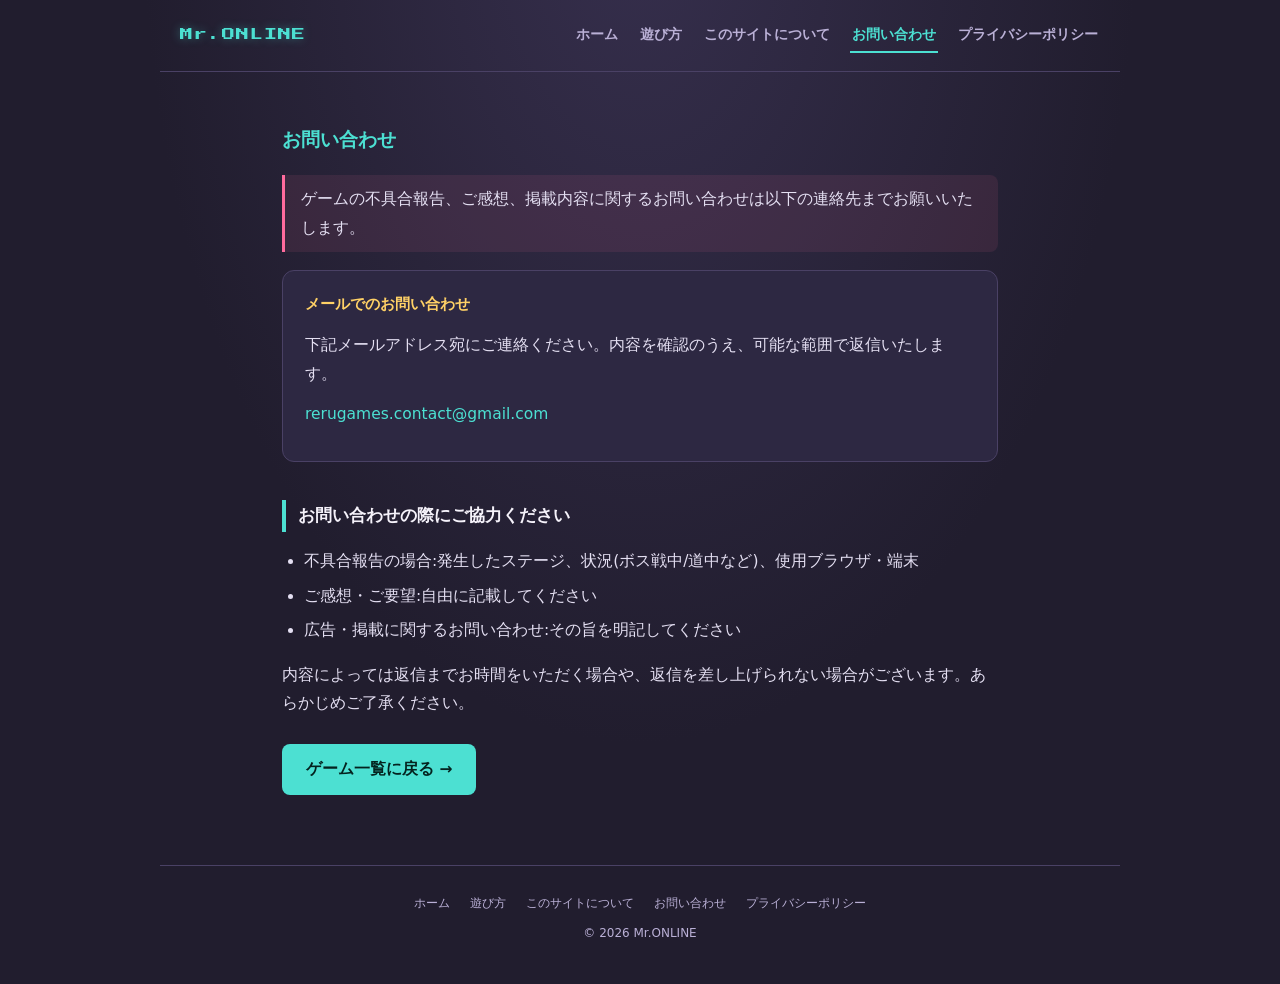
<file: contact.html>
<!DOCTYPE html>
<html lang="ja">
<head>
  <script async src="https://pagead2.googlesyndication.com/pagead/js/adsbygoogle.js?client=ca-pub-4115378240812746"
     crossorigin="anonymous"></script>
<meta charset="UTF-8">
<meta name="viewport" content="width=device-width, initial-scale=1">
<title>お問い合わせ | Mr.ONLINE</title>
<meta name="description" content="BLADE QUESTに関するお問い合わせ・不具合報告・ご感想はこちらから。">
<link rel="preconnect" href="https://fonts.googleapis.com">
<link rel="preconnect" href="https://fonts.gstatic.com" crossorigin>
<link href="https://fonts.googleapis.com/css2?family=Press+Start+2P&display=swap" rel="stylesheet">
<link rel="stylesheet" href="style.css">
</head>
<body>

<header class="site-header">
  <a class="site-title" href="index.html">Mr.ONLINE</a>
  <nav class="site-nav">
    <a href="index.html">ホーム</a>
    <a href="play.html">遊び方</a>
    <a href="about.html">このサイトについて</a>
    <a href="contact.html" class="active">お問い合わせ</a>
    <a href="privacy.html">プライバシーポリシー</a>
  </nav>
</header>

<main class="site-main">
  <h1>お問い合わせ</h1>
  <p class="lead">
    ゲームの不具合報告、ご感想、掲載内容に関するお問い合わせは以下の連絡先までお願いいたします。
  </p>

  <div class="card">
    <h3>メールでのお問い合わせ</h3>
    <p>
      下記メールアドレス宛にご連絡ください。内容を確認のうえ、可能な範囲で返信いたします。
    </p>
    
    <p><a href="mailto:rerugames.contact@gmail.com">rerugames.contact@gmail.com</a></p>
  </div>

  <h2>お問い合わせの際にご協力ください</h2>
  <ul>
    <li>不具合報告の場合:発生したステージ、状況(ボス戦中/道中など)、使用ブラウザ・端末</li>
    <li>ご感想・ご要望:自由に記載してください</li>
    <li>広告・掲載に関するお問い合わせ:その旨を明記してください</li>
  </ul>

  <p>
    内容によっては返信までお時間をいただく場合や、返信を差し上げられない場合がございます。あらかじめご了承ください。
  </p>

  <a class="btn-primary" href="index.html">ゲーム一覧に戻る →</a>
</main>

<footer class="site-footer">
  <div class="footer-links">
    <a href="index.html">ホーム</a>
    <a href="play.html">遊び方</a>
    <a href="about.html">このサイトについて</a>
    <a href="contact.html">お問い合わせ</a>
    <a href="privacy.html">プライバシーポリシー</a>
  </div>
  &copy; <span id="year"></span> Mr.ONLINE
</footer>
<script>document.getElementById('year').textContent = new Date().getFullYear();</script>
</body>
</html>
</file>
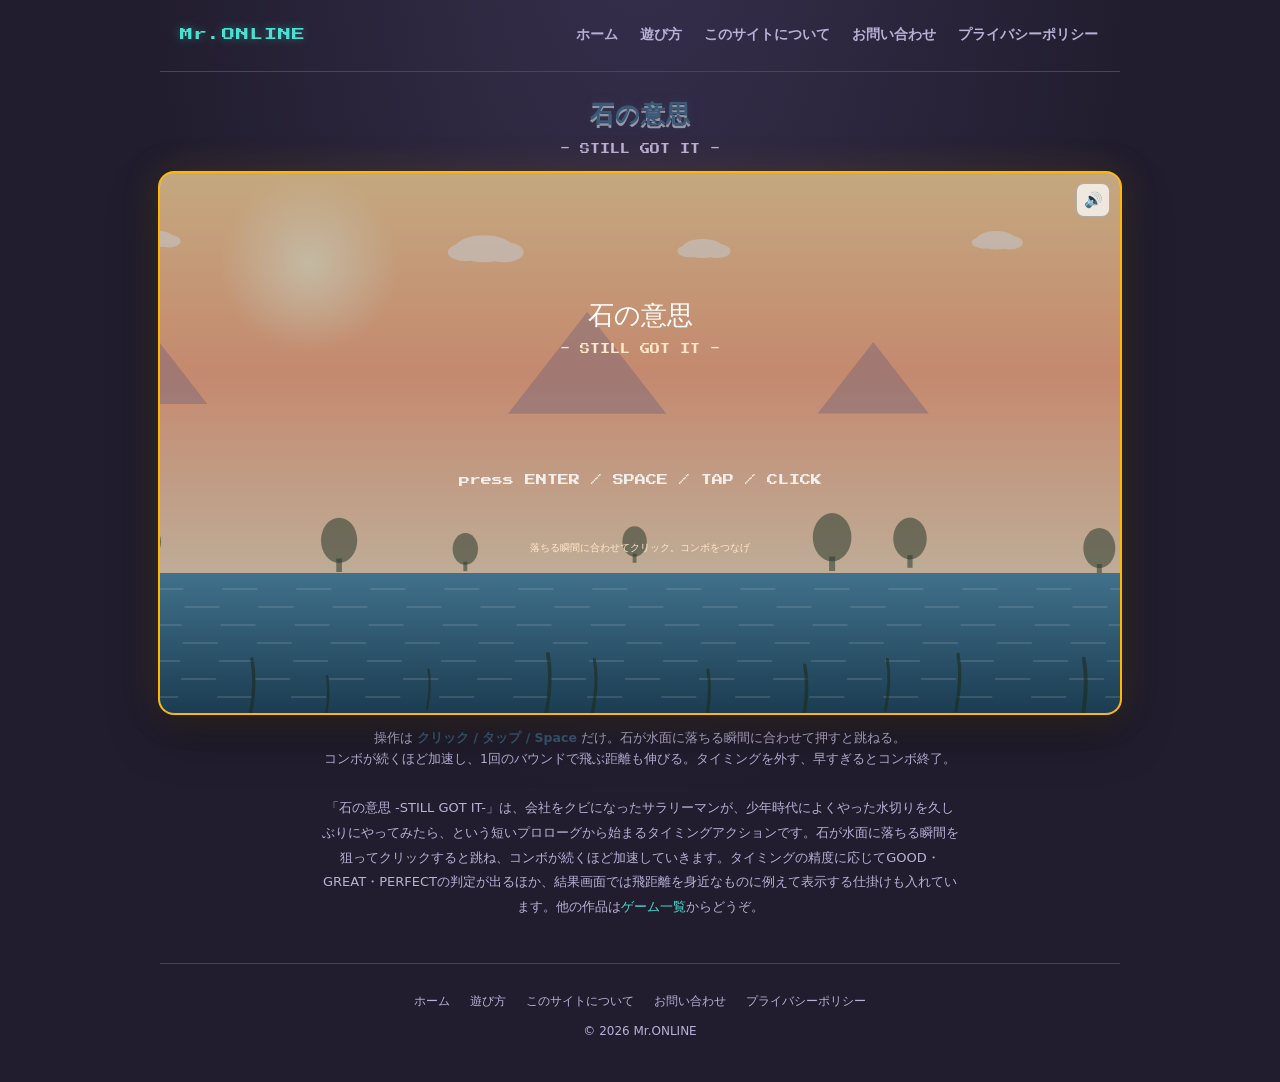
<file: ishinoishi.html>
<!DOCTYPE html>
<html lang="ja">
<head>
  <script async src="https://pagead2.googlesyndication.com/pagead/js/adsbygoogle.js?client=ca-pub-4115378240812746"
     crossorigin="anonymous"></script>
<meta charset="UTF-8">
<meta name="viewport" content="width=device-width, initial-scale=1, maximum-scale=1, user-scalable=no">
<title>石の意思 -STILL GOT IT-</title>
<meta name="description" content="無料で遊べるブラウザ用水切りゲーム「石の意思」。石が水面に落ちる瞬間にクリック/タップして跳ねさせ、コンボをつないでどこまで飛ばせるか挑戦しよう。">
<link rel="preconnect" href="https://fonts.googleapis.com">
<link rel="preconnect" href="https://fonts.gstatic.com" crossorigin>
<link href="https://fonts.googleapis.com/css2?family=Press+Start+2P&display=swap" rel="stylesheet">
<link rel="stylesheet" href="style.css">
<style>
  #game-page{ display:flex; flex-direction:column; align-items:center; gap:14px; padding:6px 14px 30px; }
  #game-page h1.game-title{
    font-family:'Press Start 2P', monospace; font-size:clamp(15px,3.2vw,24px);
    color:#3a5a78; text-shadow:0 0 10px rgba(58,90,120,0.3), 0 3px 0 #fff8;
    letter-spacing:1px; margin:10px 0 -6px; text-align:center;
  }
  #game-page .game-subtitle{ font-family:'Press Start 2P', monospace; font-size:10px; color:var(--sub); }
  #game-wrap{
    position:relative; width:100%; max-width:960px; aspect-ratio:16/9;
    border-radius:14px; overflow:hidden; cursor:pointer;
    box-shadow:0 0 0 2px #ffb703, 0 0 40px rgba(255,183,3,0.15), 0 20px 50px rgba(0,0,0,0.35);
    background:#c9e6f2;
  }
  #icanvas{ width:100%; height:100%; display:block; }
  #btn-mute{
    position:absolute;top:10px;right:10px;width:34px;height:34px;border-radius:8px;
    border:1px solid rgba(30,30,40,0.3);background:rgba(255,255,255,0.75);color:#20303f;
    font-size:15px;display:flex;align-items:center;justify-content:center;cursor:pointer;z-index:6;
    -webkit-tap-highlight-color:transparent;
  }
  .hint2{
    font-family:system-ui,-apple-system,"Hiragino Kaku Gothic ProN",sans-serif; font-size:12.5px;
    color:var(--sub); text-align:center; line-height:1.7; max-width:660px;
  }
  .hint2 b{ color:#3a5a78; }
  .rotate-hint2{
    display:none; position:fixed; inset:0; background:var(--bg); color:var(--text); z-index:50;
    flex-direction:column; align-items:center; justify-content:center;
    font-family:'Press Start 2P', monospace; font-size:13px; text-align:center; gap:16px; padding:20px;
  }
  @media (max-width:760px) and (orientation:portrait){
    .rotate-hint2{ display:flex; }
    #game-page{ display:none; }
  }
</style>
</head>
<body>

<div class="rotate-hint2">
  <div>📱 ⟳</div>
  <div>端末を横向きにしてください</div>
  <div style="font-size:9px;color:#9b93b8;">ROTATE YOUR DEVICE</div>
</div>

<header class="site-header">
  <a class="site-title" href="index.html">Mr.ONLINE</a>
  <nav class="site-nav">
    <a href="index.html">ホーム</a>
    <a href="play.html">遊び方</a>
    <a href="about.html">このサイトについて</a>
    <a href="contact.html">お問い合わせ</a>
    <a href="privacy.html">プライバシーポリシー</a>
  </nav>
</header>

<div id="game-page">
  <h1 class="game-title">石の意思</h1>
  <div class="game-subtitle">- STILL GOT IT -</div>

  <div id="game-wrap">
    <canvas id="icanvas" width="960" height="540"></canvas>
    <button id="btn-mute" title="音を消す/戻す">🔊</button>
  </div>

  <div class="hint2">
    操作は <b>クリック / タップ / Space</b> だけ。石が水面に落ちる瞬間に合わせて押すと跳ねる。<br>
    コンボが続くほど加速し、1回のバウンドで飛ぶ距離も伸びる。タイミングを外す、早すぎるとコンボ終了。
  </div>

  <div style="max-width:640px;text-align:center;">
    <p style="font-size:13px;color:var(--sub);line-height:1.9;">
      「石の意思 -STILL GOT IT-」は、会社をクビになったサラリーマンが、少年時代によくやった水切りを久しぶりにやってみたら、という短いプロローグから始まるタイミングアクションです。石が水面に落ちる瞬間を狙ってクリックすると跳ね、コンボが続くほど加速していきます。タイミングの精度に応じてGOOD・GREAT・PERFECTの判定が出るほか、結果画面では飛距離を身近なものに例えて表示する仕掛けも入れています。他の作品は<a href="index.html">ゲーム一覧</a>からどうぞ。
    </p>
  </div>
</div>

<footer class="site-footer">
  <div class="footer-links">
    <a href="index.html">ホーム</a>
    <a href="play.html">遊び方</a>
    <a href="about.html">このサイトについて</a>
    <a href="contact.html">お問い合わせ</a>
    <a href="privacy.html">プライバシーポリシー</a>
  </div>
  &copy; <span id="year-i"></span> Mr.ONLINE
</footer>
<script>document.getElementById('year-i').textContent = new Date().getFullYear();</script>

<script>
(function(){
"use strict";

// ============================================================
// 基本設定
// ============================================================
const canvas = document.getElementById('icanvas');
const ctx = canvas.getContext('2d');
const W = canvas.width, H = canvas.height;

function clamp(v,a,b){ return v<a?a:(v>b?b:v); }
function pick(arr){ return arr[Math.floor(Math.random()*arr.length)]; }
function rr(x,y,w,h,r){
  if (w<2*r) r=w/2; if (h<2*r) r=h/2;
  ctx.beginPath();
  ctx.moveTo(x+r,y);
  ctx.arcTo(x+w,y,x+w,y+h,r);
  ctx.arcTo(x+w,y+h,x,y+h,r);
  ctx.arcTo(x,y+h,x,y,r);
  ctx.arcTo(x,y,x+w,y,r);
  ctx.closePath();
}

const WATER_Y = 400;
const START_X = 60;

const BASE_BOUNCE_DIST = 18, DIST_PER_COMBO = 2.2, MAX_BOUNCE_DIST = 70;
const BASE_ARC_MS = 950, ARC_MS_DECREMENT = 14, MIN_ARC_MS = 380;
const BASE_WINDOW_MS = 420, WINDOW_DECREMENT = 6, MIN_WINDOW_MS = 190;
const ARC_PEAK_BASE = 72;

function bounceDist(combo){ return Math.min(MAX_BOUNCE_DIST, BASE_BOUNCE_DIST + combo*DIST_PER_COMBO); }
function arcDurationFor(combo){ return Math.max(MIN_ARC_MS, BASE_ARC_MS - combo*ARC_MS_DECREMENT); }
function windowMsFor(combo){ return Math.max(MIN_WINDOW_MS, BASE_WINDOW_MS - combo*WINDOW_DECREMENT); }
function peakHeightFor(combo){ return Math.max(28, ARC_PEAK_BASE - combo*0.8); }

// ============================================================
// 距離のたとえ表(結果画面用)
// ============================================================
const DISTANCE_COMPARISONS = [
  {max:25,     text:'お風呂の湯船くらい'},
  {max:75,     text:'25mプールの往復くらい'},
  {max:150,    text:'サッカーコート1面ぶんくらい'},
  {max:350,    text:'東京タワーの高さくらい'},
  {max:700,    text:'東京ドームの外周ぶんくらい'},
  {max:1500,   text:'スカイツリーの高さ2つぶんくらい'},
  {max:5000,   text:'皇居の周りを1周できるくらい'},
  {max:15000,  text:'東京の山手線を1周できるくらい'},
  {max:50000,  text:'東京から横浜まで行けるくらい'},
  {max:150000, text:'東京から静岡あたりまで行けるくらい'},
  {max:350000, text:'利根川くらい'},
  {max:Infinity, text:'日本を横断できるくらい'}
];
function getDistanceComparison(m){
  for(const c of DISTANCE_COMPARISONS) if(m<=c.max) return c.text;
  return DISTANCE_COMPARISONS[DISTANCE_COMPARISONS.length-1].text;
}

// ============================================================
// プロローグ / セリフ(仮の内容、後で差し替え予定)
// ============================================================
const PROLOGUE_LINES = [
  '会社を、クビになった。',
  'スーツのまま、河原にたどり着いた。',
  '少年の頃、よくここで石を投げていた。',
  'あの頃みたいに、うまく跳ばせるだろうか。'
];

// ▼▼ 仮のセリフです。内容は後で差し替え予定 ▼▼
const MILESTONE_DISTANCES = [50,150,400,800,1500,3000,6000,12000];
const PLACEHOLDER_COMMENTS = {
  50:   'お、意外といけるな',
  150:  'まだまだ跳ぶぞ',
  400:  '会社にいた時より生き生きしてる気がする',
  800:  'これは…天職か?',
  1500: 'クビになってよかったのかもしれない',
  3000: 'どこまでも跳んでいけそうだ',
  6000: 'もう戻らなくていいかもしれない',
  12000:'石よ、これが我々の意志だ'
};

// ============================================================
// グローバル状態
// ============================================================
let state='TITLE'; // TITLE, PROLOGUE, PLAYING, GAMEOVER
let prologueIndex=0;
let combo=0, totalDistance=0, bestDistance=0, bestCombo=0;
let arc=null;
let shownMilestones=new Set();
let speechText='', speechTimer=0;
let judgeText='', judgeTimer=0, judgeTier='';
let comboFlashTimer=0, comboFlashTier=0;
let shakeTimer=0, shakeMag=0;
let pendingGameOver=false, failTimer=0, failReason='';
let splashParticles=[];

function seedRand(seed){
  const x = Math.sin(seed*12.9898)*43758.5453;
  return x - Math.floor(x);
}
let stoneTrail=[];
let idleScrollX=0;
let camXNow=0, finalCamX=0;

// ============================================================
// アーク(石の1バウンド分の軌道)制御
// ============================================================
function beginArc(fromX, comboLevel){
  const dist = bounceDist(comboLevel);
  const duration = arcDurationFor(comboLevel);
  const peak = peakHeightFor(comboLevel);
  const win = windowMsFor(comboLevel);
  arc = { startX:fromX, endX:fromX+dist, duration, elapsed:0, peak, windowMs:win, resolved:false, windowOpened:false };
}
function stonePos(){
  if(!arc) return {x:START_X,y:WATER_Y};
  const t = clamp(arc.elapsed/arc.duration,0,1);
  const x = arc.startX + (arc.endX-arc.startX)*t;
  const y = WATER_Y - Math.sin(t*Math.PI)*arc.peak;
  return {x,y,t};
}
function currentDisplayDistance(){
  if(!arc) return totalDistance;
  const t = clamp(arc.elapsed/arc.duration,0,1);
  return totalDistance + (arc.endX-arc.startX)*t;
}
function checkMilestones(){
  for(const m of MILESTONE_DISTANCES){
    if(totalDistance>=m && !shownMilestones.has(m)){
      shownMilestones.add(m);
      showSpeech(PLACEHOLDER_COMMENTS[m] || '');
      break;
    }
  }
}
function showSpeech(text){
  if(!text) return;
  speechText=text; speechTimer=2600;
}

function spawnSplash(x,y,n,power){
  for(let i=0;i<n;i++){
    const ang = -Math.PI*0.15 - Math.random()*Math.PI*0.7;
    const spd = (1.5+Math.random()*2.5)*power;
    splashParticles.push({ x,y, vx:Math.cos(ang)*spd, vy:Math.sin(ang)*spd, life:400+Math.random()*300, maxLife:700, size:2+Math.random()*3 });
  }
}

function triggerComboEffects(newCombo, quality){
  comboFlashTimer=380;
  comboFlashTier = newCombo>=30?3 : newCombo>=15?2 : newCombo>=5?1 : 0;
  shakeTimer=180; shakeMag = 3+comboFlashTier*3;
  if(quality==='perfect'){ shakeMag+=2; comboFlashTimer+=100; }
  if(newCombo%10===0){
    comboFlashTimer=600; shakeMag=10+comboFlashTier*2;
  }
}

const QUALITY_BONUS = { perfect:1.25, great:1.1, good:1.0 };
function judgeQuality(remaining, windowMs){
  const ratio = remaining/windowMs;
  if(ratio <= 0.22) return 'perfect';
  if(ratio <= 0.55) return 'great';
  return 'good';
}
function showJudge(quality){
  judgeText = quality.toUpperCase();
  judgeTier = quality;
  judgeTimer = 550;
}

function resolveSuccess(quality){
  arc.resolved = true;
  combo++;
  const dist = (arc.endX-arc.startX) * QUALITY_BONUS[quality];
  totalDistance += dist;
  checkMilestones();
  playBounceSound(combo, quality);
  showJudge(quality);
  const pos = stonePos();
  spawnSplash(pos.x, WATER_Y, 10+Math.min(20,combo), 1+combo*0.03);
  triggerComboEffects(combo, quality);
  if(combo%10===0) playComboFanfare();
  beginArc(arc.endX, combo);
}

function attemptBounce(){
  if(state==='TITLE'){ state='PROLOGUE'; prologueIndex=0; return; }
  if(state==='PROLOGUE'){
    prologueIndex++;
    if(prologueIndex>=PROLOGUE_LINES.length) startRun();
    return;
  }
  if(state==='GAMEOVER'){ startRun(); return; }
  if(state!=='PLAYING' || !arc || arc.resolved) return;

  const remaining = arc.duration - arc.elapsed;
  if(remaining <= arc.windowMs){
    resolveSuccess(judgeQuality(remaining, arc.windowMs));
  } else {
    triggerGameOver('early');
  }
}

function triggerGameOver(reason){
  if(pendingGameOver || state!=='PLAYING') return;
  failReason = reason;
  pendingGameOver = true;
  failTimer = 700;
  const pos = stonePos();
  spawnSplash(pos.x, WATER_Y, 22, 1.6);
  shakeTimer=260; shakeMag = 9;
  playFailSound(reason);
  stopBgm();
}

function startRun(){
  resumeAudio();
  combo=0; totalDistance=0;
  shownMilestones=new Set();
  splashParticles=[];
  stoneTrail=[];
  pendingGameOver=false; failTimer=0;
  speechText=''; speechTimer=0;
  judgeText=''; judgeTimer=0;
  comboFlashTimer=0; shakeTimer=0;
  state='PLAYING';
  beginArc(START_X, 0, false);
  startBgm();
}

// ============================================================
// 更新
// ============================================================
function updateAtmosphere(dt){
  idleScrollX += dt*0.35;
}
function updateSplash(dt){
  for(const p of splashParticles){
    p.x+=p.vx*dt; p.y+=p.vy*dt; p.vy+=0.12*dt; p.life-=dt*16.6667;
  }
  splashParticles = splashParticles.filter(p=>p.life>0);
}

function update(dt){
  updateSplash(dt);
  if(shakeTimer>0) shakeTimer-=dt*16.6667;
  if(comboFlashTimer>0) comboFlashTimer-=dt*16.6667;
  if(speechTimer>0) speechTimer-=dt*16.6667;
  if(judgeTimer>0) judgeTimer-=dt*16.6667;

  if(state==='TITLE' || state==='PROLOGUE'){ updateAtmosphere(dt); return; }

  if(state==='GAMEOVER'){ updateAtmosphere(dt); return; }

  // PLAYING
  updateAtmosphere(dt);
  if(pendingGameOver){
    failTimer -= dt*16.6667;
    if(failTimer<=0){
      pendingGameOver=false;
      bestDistance = Math.max(bestDistance, totalDistance);
      bestCombo = Math.max(bestCombo, combo);
      finalCamX = camXNow;
      state='GAMEOVER';
    }
    return;
  }
  if(arc && !arc.resolved){
    arc.elapsed += dt*16.6667;
    const remaining = arc.duration - arc.elapsed;
    if(!arc.windowOpened && remaining <= arc.windowMs){
      arc.windowOpened = true;
      playWindowOpenCue();
    }
    if(arc.elapsed >= arc.duration){
      arc.elapsed = arc.duration;
      triggerGameOver('miss');
    }
  }
}

// ============================================================
// 描画
// ============================================================
function centerText(text,y,size,color){
  ctx.font=size+"px 'Press Start 2P', monospace";
  ctx.fillStyle=color; ctx.textAlign='center';
  const lines = String(text).split('\n');
  lines.forEach((ln,i)=> ctx.fillText(ln, W/2, y+i*(size+8)));
  ctx.textAlign='left';
}
function drawParallaxLayer(camX, factor, spacing, baseY, drawFn){
  const scrollX = camX*factor;
  const i0 = Math.floor((scrollX-120)/spacing);
  const i1 = Math.floor((scrollX+W+120)/spacing);
  for(let i=i0;i<=i1;i++){
    const worldX = i*spacing + seedRand(i*7.13)*spacing*0.6;
    const sx = worldX - scrollX;
    const jitterY = (seedRand(i*3.7)-0.5)*18;
    const size = 0.7+seedRand(i*5.2)*0.7;
    drawFn(sx, baseY+jitterY, size, i);
  }
}
function drawMountain(sx,sy,size){
  ctx.fillStyle='rgba(120,110,150,0.35)';
  ctx.beginPath();
  ctx.moveTo(sx-70*size, sy);
  ctx.lineTo(sx, sy-90*size);
  ctx.lineTo(sx+70*size, sy);
  ctx.closePath(); ctx.fill();
}
function drawCloud(sx,sy,size){
  ctx.fillStyle='rgba(255,255,255,0.6)';
  ctx.beginPath();
  ctx.ellipse(sx,sy,26*size,12*size,0,0,Math.PI*2);
  ctx.ellipse(sx+18*size,sy+3*size,17*size,9*size,0,0,Math.PI*2);
  ctx.ellipse(sx-16*size,sy+3*size,16*size,8*size,0,0,Math.PI*2);
  ctx.fill();
}
function drawShoreTree(sx,sy,size){
  ctx.fillStyle='rgba(50,70,50,0.55)';
  ctx.beginPath();
  ctx.ellipse(sx,sy-26*size,16*size,20*size,0,0,Math.PI*2);
  ctx.fill();
  ctx.fillRect(sx-2.5*size,sy-10*size,5*size,12*size);
}
function drawForegroundReed(sx,sy,size){
  ctx.strokeStyle='rgba(30,50,30,0.6)';
  ctx.lineWidth=3*size;
  ctx.lineCap='round';
  ctx.beginPath();
  ctx.moveTo(sx,sy);
  ctx.quadraticCurveTo(sx+6*size,sy-30*size, sx+2*size,sy-52*size);
  ctx.stroke();
}

function drawSky(camX){
  const g=ctx.createLinearGradient(0,0,0,WATER_Y);
  g.addColorStop(0,'#ffd9a0'); g.addColorStop(0.5,'#ffb08a'); g.addColorStop(1,'#f7dfc0');
  ctx.fillStyle=g; ctx.fillRect(0,0,W,WATER_Y);

  const sunX = 150 - camX*0.03;
  const sun = ctx.createRadialGradient(sunX,90,0,sunX,90,90);
  sun.addColorStop(0,'rgba(255,244,214,0.9)'); sun.addColorStop(1,'rgba(255,244,214,0)');
  ctx.fillStyle=sun; ctx.beginPath(); ctx.arc(sunX,90,90,0,Math.PI*2); ctx.fill();

  drawParallaxLayer(camX, 0.06, 340, 240, drawMountain);
  drawParallaxLayer(camX, 0.14, 260, 75, drawCloud);
  drawParallaxLayer(camX, 0.36, 150, WATER_Y-4, drawShoreTree);
}
function drawWater(camX){
  const g=ctx.createLinearGradient(0,WATER_Y,0,H);
  g.addColorStop(0,'#4f90b0'); g.addColorStop(1,'#1e4a63');
  ctx.fillStyle=g; ctx.fillRect(0,WATER_Y,W,H-WATER_Y);
  ctx.strokeStyle='rgba(255,255,255,0.22)'; ctx.lineWidth=1.4;
  for(let i=0;i<9;i++){
    const y = WATER_Y+16+i*18;
    const speed = 0.4+i*0.03;
    const off = (camX*speed + i*37)%74;
    ctx.beginPath();
    for(let x=-off; x<W+40; x+=74){ ctx.moveTo(x,y); ctx.lineTo(x+34,y); }
    ctx.stroke();
  }
}
function drawForegroundLayer(camX){
  drawParallaxLayer(camX, 0.85, 90, H+4, drawForegroundReed);
}
function drawShoreCharacter(){
  // 固定HUD位置(左下)に立つサラリーマン
  const x=70, y=470, s=1;
  ctx.save();
  ctx.translate(x,y); ctx.scale(s,s);
  // 影
  ctx.fillStyle='rgba(0,0,0,0.15)';
  ctx.beginPath(); ctx.ellipse(0,4,26,7,0,0,Math.PI*2); ctx.fill();
  // 脚
  ctx.strokeStyle='#2b3a4a'; ctx.lineWidth=8; ctx.lineCap='round';
  ctx.beginPath(); ctx.moveTo(-6,0); ctx.lineTo(-8,-34); ctx.stroke();
  ctx.beginPath(); ctx.moveTo(6,0); ctx.lineTo(8,-34); ctx.stroke();
  // 靴
  ctx.fillStyle='#14181c';
  ctx.beginPath(); ctx.ellipse(-9,1,7,4,0,0,Math.PI*2); ctx.fill();
  ctx.beginPath(); ctx.ellipse(9,1,7,4,0,0,Math.PI*2); ctx.fill();
  // 上半身(スーツ)
  ctx.fillStyle='#33455a';
  rr(-20,-78,40,46,8); ctx.fill();
  // ネクタイ
  ctx.fillStyle='#c0392b';
  ctx.beginPath(); ctx.moveTo(0,-74); ctx.lineTo(-5,-64); ctx.lineTo(0,-46); ctx.lineTo(5,-64); ctx.closePath(); ctx.fill();
  // シャツ襟
  ctx.fillStyle='#eef2f5';
  ctx.beginPath(); ctx.moveTo(-8,-78); ctx.lineTo(0,-68); ctx.lineTo(8,-78); ctx.closePath(); ctx.fill();
  // 腕
  ctx.strokeStyle='#33455a'; ctx.lineWidth=9;
  ctx.beginPath(); ctx.moveTo(-19,-70); ctx.lineTo(-30,-40); ctx.stroke();
  ctx.beginPath(); ctx.moveTo(19,-70); ctx.lineTo(30,-40); ctx.stroke();
  // 頭
  ctx.fillStyle='#e8c5a0';
  ctx.beginPath(); ctx.arc(0,-92,15,0,Math.PI*2); ctx.fill();
  ctx.fillStyle='#2b2118';
  ctx.beginPath(); ctx.arc(0,-97,15,Math.PI,Math.PI*2); ctx.fill();
  // 疲れた表情
  ctx.strokeStyle='#5a4030'; ctx.lineWidth=1.6;
  ctx.beginPath(); ctx.moveTo(-7,-90); ctx.lineTo(-3,-89); ctx.stroke();
  ctx.beginPath(); ctx.moveTo(7,-90); ctx.lineTo(3,-89); ctx.stroke();
  ctx.beginPath(); ctx.arc(0,-84,3,0.2,Math.PI-0.2); ctx.stroke();
  ctx.restore();
}
function drawBottomCaption(){
  if(speechTimer<=0 || !speechText) return;
  const bh=44, by=H-58;
  ctx.font="13px 'Hiragino Kaku Gothic ProN','Yu Gothic',sans-serif";
  const tw = ctx.measureText(speechText).width;
  const bw = Math.min(W-40, tw+50);
  const bx = W/2-bw/2;
  ctx.globalAlpha = Math.min(1, speechTimer/2600*3);
  ctx.fillStyle='rgba(20,25,35,0.72)';
  rr(bx,by,bw,bh,10); ctx.fill();
  ctx.strokeStyle='rgba(255,255,255,0.25)'; ctx.lineWidth=1.5; rr(bx,by,bw,bh,10); ctx.stroke();
  ctx.fillStyle='#fff'; ctx.textAlign='center';
  ctx.fillText(speechText, W/2, by+bh/2+5);
  ctx.textAlign='left';
  ctx.globalAlpha=1;
}
function drawStoneTrail(camX){
  if(stoneTrail.length<2) return;
  const speedTier = Math.min(3, Math.floor(combo/10));
  const colors=['107,111,118','42,157,92','255,183,3','230,57,70'];
  const col = colors[speedTier];
  ctx.lineWidth = 3+speedTier*1.2;
  ctx.lineCap='round';
  for(let i=1;i<stoneTrail.length;i++){
    const a = stoneTrail[i-1], b = stoneTrail[i];
    const alpha = (i/stoneTrail.length)*0.6;
    ctx.strokeStyle = `rgba(${col},${alpha})`;
    ctx.beginPath();
    ctx.moveTo(a.x-camX, a.y);
    ctx.lineTo(b.x-camX, b.y);
    ctx.stroke();
  }
}
function drawStone(camX){
  if(!arc) return;
  const pos = stonePos();
  const sx = pos.x-camX, sy = pos.y;

  // 影(石の真下、水面に投影)。着水点までの距離感をつかみやすくする
  if(!arc.resolved){
    const shadowScale = 0.5 + (sy/WATER_Y)*0.5;
    ctx.fillStyle='rgba(20,30,40,0.25)';
    ctx.beginPath(); ctx.ellipse(sx,WATER_Y,8*shadowScale,3*shadowScale,0,0,Math.PI*2); ctx.fill();
  }

  ctx.save();
  ctx.translate(sx,sy);
  ctx.rotate(performance.now()/120);
  ctx.fillStyle='#6b6f76';
  ctx.beginPath(); ctx.ellipse(0,0,9,6,0,0,Math.PI*2); ctx.fill();
  ctx.fillStyle='#8a8f97';
  ctx.beginPath(); ctx.ellipse(-2,-2,4,2.4,0,0,Math.PI*2); ctx.fill();
  ctx.restore();

  drawLandingIndicator(camX);
}
function drawLandingIndicator(camX){
  if(!arc || arc.resolved) return;
  const ex = arc.endX-camX;
  const remaining = arc.duration - arc.elapsed;
  const windowOpen = remaining <= arc.windowMs;

  if(!windowOpen){
    // まだ判定窓が開いていない: 控えめな着地予告マーカー
    ctx.strokeStyle='rgba(255,255,255,0.4)';
    ctx.lineWidth=1.5;
    ctx.setLineDash([3,4]);
    ctx.beginPath(); ctx.arc(ex,WATER_Y,10,0,Math.PI*2); ctx.stroke();
    ctx.setLineDash([]);
    return;
  }

  // 判定窓オープン中:大きくはっきり、質に応じて色を変えながら縮む
  const winRatio = clamp(remaining/arc.windowMs, 0, 1); // 1=開いた直後 → 0=閉じる瞬間
  const quality = judgeQuality(remaining, arc.windowMs);
  const col = quality==='perfect' ? '255,183,3' : quality==='great' ? '42,157,92' : '255,255,255';
  const outerR = 10 + 26*winRatio;
  const pulse = 1 + Math.sin(performance.now()/60)*0.06;

  ctx.save();
  ctx.strokeStyle = `rgba(${col},0.95)`;
  ctx.lineWidth = 4;
  ctx.beginPath(); ctx.arc(ex,WATER_Y,outerR*pulse,0,Math.PI*2); ctx.stroke();
  ctx.strokeStyle = `rgba(${col},0.35)`;
  ctx.lineWidth = 8;
  ctx.beginPath(); ctx.arc(ex,WATER_Y,outerR*pulse,0,Math.PI*2); ctx.stroke();
  ctx.restore();

  ctx.save();
  ctx.globalAlpha = 0.75+0.25*Math.sin(performance.now()/70);
  ctx.font="11px 'Press Start 2P', monospace";
  ctx.fillStyle = `rgb(${col})`;
  ctx.textAlign='center';
  ctx.fillText('CLICK!', ex, WATER_Y-46);
  ctx.textAlign='left';
  ctx.restore();
}
function drawSplashParticles(camX){
  for(const p of splashParticles){
    ctx.globalAlpha = Math.max(0,p.life/p.maxLife);
    ctx.fillStyle='#dff3ff';
    ctx.fillRect(p.x-camX-p.size/2, p.y-p.size/2, p.size, p.size);
  }
  ctx.globalAlpha=1;
}
function drawJudgeText(){
  if(judgeTimer<=0 || !judgeText) return;
  const styles = {
    perfect:{color:'#ffb703', size:22},
    great:{color:'#2a9d5c', size:18},
    good:{color:'#fff', size:15}
  };
  const st = styles[judgeTier] || styles.good;
  const p = 1-(judgeTimer/550);
  const scale = 1 + Math.max(0,0.35-p*0.35);
  ctx.save();
  ctx.globalAlpha = Math.min(1, judgeTimer/550*2.2);
  ctx.translate(W/2, 190);
  ctx.scale(scale,scale);
  ctx.font=st.size+"px 'Press Start 2P', monospace";
  ctx.fillStyle=st.color; ctx.textAlign='center';
  ctx.fillText(judgeText, 0, 0);
  ctx.textAlign='left';
  ctx.restore();
  ctx.globalAlpha=1;
}
function drawHUD(){
  const d = Math.floor(currentDisplayDistance());
  ctx.font="14px 'Press Start 2P', monospace";
  ctx.fillStyle='rgba(255,255,255,0.8)'; rr(10,10,230,40,8); ctx.fill();
  ctx.fillStyle='#20303f';
  ctx.fillText(d+'m', 22, 36);
  ctx.font="9px 'Press Start 2P', monospace";
  ctx.fillStyle='rgba(255,255,255,0.75)'; rr(W-170,10,160,30,8); ctx.fill();
  ctx.fillStyle='#20303f';
  ctx.fillText('BEST '+Math.floor(bestDistance)+'m', W-160, 30);

  if(combo>0){
    const tierColors=['#3a5a78','#2a9d5c','#ffb703','#e63946'];
    const col = tierColors[Math.min(3,comboFlashTier)];
    ctx.save();
    const scale = 1 + Math.max(0,comboFlashTimer/380)*0.35;
    ctx.translate(W/2, 70);
    ctx.scale(scale,scale);
    ctx.font="18px 'Press Start 2P', monospace";
    ctx.fillStyle=col; ctx.textAlign='center';
    ctx.fillText('COMBO '+combo, 0, 0);
    ctx.textAlign='left';
    ctx.restore();
  }
}
function drawTitleScreen(){
  drawSky(idleScrollX); drawWater(idleScrollX); drawForegroundLayer(idleScrollX);
  ctx.fillStyle='rgba(20,20,30,0.25)'; ctx.fillRect(0,0,W,H);
  centerText('石の意思', H*0.28, 26, '#fff');
  centerText('- STILL GOT IT -', H*0.28+30, 10, '#ffe9c9');
  ctx.save();
  ctx.globalAlpha=0.6+0.4*Math.sin(performance.now()/300);
  centerText('press ENTER / SPACE / TAP / CLICK', H*0.58, 11, '#fff');
  ctx.restore();
  centerText('落ちる瞬間に合わせてクリック。コンボをつなげ', H*0.7, 10, '#ffe9c9');
  if(bestDistance>0) centerText('自己ベスト '+Math.floor(bestDistance)+'m / '+bestCombo+'コンボ', H*0.78, 9, '#ffe9c9');
}
function drawProlgoueScreen(){
  drawSky(idleScrollX); drawWater(idleScrollX); drawForegroundLayer(idleScrollX);
  ctx.fillStyle='rgba(20,20,30,0.35)'; ctx.fillRect(0,0,W,H);
  const line = PROLOGUE_LINES[prologueIndex] || '';
  centerText(line, H*0.62, 14, '#fff');
  ctx.save();
  ctx.globalAlpha=0.5+0.5*Math.sin(performance.now()/300);
  centerText('▼', H*0.62+34, 12, '#ffe9c9');
  ctx.restore();
}
function drawGameOverScreen(){
  drawSky(finalCamX); drawWater(finalCamX); drawForegroundLayer(finalCamX);
  ctx.fillStyle='rgba(15,20,30,0.55)'; ctx.fillRect(0,0,W,H);
  const reasonMap = {
    miss:'タイミングを外して沈んだ…',
    early:'焦って早く押しすぎた…'
  };
  centerText('GAME OVER', H*0.2, 22, '#fff');
  centerText(reasonMap[failReason]||'コンボが途切れた…', H*0.2+28, 10, '#ffe9c9');

  centerText('COMBO '+combo, H*0.2+64, 16, '#ffb703');
  centerText('飛距離 '+Math.floor(totalDistance)+'m', H*0.2+92, 16, '#fff');
  centerText('だいたい '+getDistanceComparison(totalDistance), H*0.2+118, 10, '#ffe9c9');

  if(totalDistance>=bestDistance && totalDistance>0){
    centerText('自己ベスト更新!', H*0.2+142, 10, '#2a9d5c');
  }
  ctx.save();
  ctx.globalAlpha=0.6+0.4*Math.sin(performance.now()/300);
  centerText('press ENTER / SPACE / TAP でもう一度', H*0.86, 10, '#fff');
  ctx.restore();
}

function draw(){
  ctx.clearRect(0,0,W,H);
  if(state==='TITLE'){ drawTitleScreen(); return; }
  if(state==='PROLOGUE'){ drawProlgoueScreen(); return; }
  if(state==='GAMEOVER'){ drawGameOverScreen(); return; }

  const stone = stonePos();
  let camX = clamp(stone.x - 300, 0, Infinity);
  camXNow = camX;

  if(state==='PLAYING' && !pendingGameOver){
    stoneTrail.push({x:stone.x, y:stone.y});
    if(stoneTrail.length>16) stoneTrail.shift();
  }

  ctx.save();
  if(shakeTimer>0){
    const m = shakeMag*(shakeTimer/260);
    ctx.translate((Math.random()-0.5)*m, (Math.random()-0.5)*m);
  }
  drawSky(camX);
  drawWater(camX);
  drawSplashParticles(camX);
  drawStoneTrail(camX);
  drawStone(camX);
  drawForegroundLayer(camX);
  if(comboFlashTimer>0){
    const tierColors=['rgba(58,90,120,0.12)','rgba(42,157,92,0.14)','rgba(255,183,3,0.16)','rgba(230,57,70,0.18)'];
    ctx.fillStyle = tierColors[Math.min(3,comboFlashTier)];
    ctx.fillRect(0,0,W,H);
  }
  drawJudgeText();
  drawBottomCaption();
  drawHUD();
  ctx.restore();
}

// ============================================================
// オーディオエンジン
// ============================================================
let audioCtx=null, masterGain=null, musicGain=null, sfxGain=null, muted=false;
function ensureAudio(){
  if(audioCtx) return;
  const AC = window.AudioContext || window.webkitAudioContext;
  if(!AC) return;
  audioCtx=new AC();
  masterGain=audioCtx.createGain(); masterGain.gain.value=muted?0:1;
  musicGain=audioCtx.createGain(); musicGain.gain.value=0.32;
  sfxGain=audioCtx.createGain(); sfxGain.gain.value=0.6;
  musicGain.connect(masterGain); sfxGain.connect(masterGain);
  masterGain.connect(audioCtx.destination);
}
function resumeAudio(){ ensureAudio(); if(audioCtx && audioCtx.state==='suspended') audioCtx.resume(); }

const NOTE = {
  C3:130.81, D3:146.83, E3:164.81, F3:174.61, G3:196.00, A3:220.00, B3:246.94,
  C4:261.63, D4:293.66, E4:329.63, F4:349.23, G4:392.00, A4:440.00, B4:493.88, C5:523.25, D5:587.33, E5:659.25
};
function playNoteAt(freq,time,dur,type,vol,dest){
  if(!audioCtx) return;
  const osc=audioCtx.createOscillator(); const gain=audioCtx.createGain();
  osc.type=type; osc.frequency.setValueAtTime(freq,time);
  gain.gain.setValueAtTime(0,time);
  gain.gain.linearRampToValueAtTime(vol,time+0.01);
  gain.gain.exponentialRampToValueAtTime(0.001,time+dur);
  osc.connect(gain); gain.connect(dest);
  osc.start(time); osc.stop(time+dur+0.05);
}
function playNoiseBurst(duration,vol,fStart,fEnd,dest){
  if(!audioCtx) return;
  const bufferSize=Math.max(1,Math.floor(audioCtx.sampleRate*duration));
  const buffer=audioCtx.createBuffer(1,bufferSize,audioCtx.sampleRate);
  const data=buffer.getChannelData(0);
  for(let i=0;i<bufferSize;i++) data[i]=Math.random()*2-1;
  const src=audioCtx.createBufferSource(); src.buffer=buffer;
  const filter=audioCtx.createBiquadFilter(); filter.type='bandpass';
  const t0=audioCtx.currentTime;
  filter.frequency.setValueAtTime(fStart,t0);
  filter.frequency.exponentialRampToValueAtTime(Math.max(50,fEnd), t0+duration);
  const gain=audioCtx.createGain();
  gain.gain.setValueAtTime(vol,t0);
  gain.gain.exponentialRampToValueAtTime(0.001,t0+duration);
  src.connect(filter); filter.connect(gain); gain.connect(dest);
  src.start(t0); src.stop(t0+duration+0.02);
}

const BGM_BPM = 96;
const BGM_BASS = ['A3',0,0,0,'F3',0,0,0,'C3',0,0,0,'G3',0,0,0];
const BGM_LEAD = [0,0,'C4',0,'E4',0,0,'D4',0,0,'C4',0,'A3',0,0,0];
let bgmStep=0, bgmNextTime=0, bgmTimer=null, bgmPlaying=false;
function bgmStepSeconds(){ return 60.0/BGM_BPM/2; }
function bgmTick(){
  while(bgmNextTime < audioCtx.currentTime+0.12){
    const b=BGM_BASS[bgmStep];
    if(b) playNoteAt(NOTE[b], bgmNextTime, bgmStepSeconds()*3.6, 'triangle', 0.13, musicGain);
    const l=BGM_LEAD[bgmStep];
    if(l) playNoteAt(NOTE[l], bgmNextTime, bgmStepSeconds()*1.6, 'sine', 0.1, musicGain);
    bgmNextTime += bgmStepSeconds();
    bgmStep=(bgmStep+1)%BGM_BASS.length;
  }
}
function startBgm(){
  resumeAudio(); if(!audioCtx || bgmPlaying) return;
  bgmPlaying=true; bgmStep=0; bgmNextTime=audioCtx.currentTime+0.05;
  bgmTimer=setInterval(bgmTick, 30);
}
function stopBgm(){
  bgmPlaying=false;
  if(bgmTimer){ clearInterval(bgmTimer); bgmTimer=null; }
}

function playWindowOpenCue(){
  ensureAudio(); if(!audioCtx) return;
  const t0=audioCtx.currentTime;
  const osc=audioCtx.createOscillator(); const gain=audioCtx.createGain();
  osc.type='sine'; osc.frequency.setValueAtTime(720,t0);
  gain.gain.setValueAtTime(0.001,t0); gain.gain.linearRampToValueAtTime(0.1,t0+0.015); gain.gain.exponentialRampToValueAtTime(0.001,t0+0.09);
  osc.connect(gain); gain.connect(sfxGain);
  osc.start(t0); osc.stop(t0+0.1);
}
function playBounceSound(comboN, quality){
  ensureAudio(); if(!audioCtx) return;
  const t0=audioCtx.currentTime;
  const qualityMul = quality==='perfect'?1.3 : quality==='great'?1.12 : 1.0;
  const freq = 420*(1+Math.min(0.9,comboN*0.02))*qualityMul;
  const osc=audioCtx.createOscillator(); const gain=audioCtx.createGain();
  osc.type='square'; osc.frequency.setValueAtTime(freq,t0); osc.frequency.exponentialRampToValueAtTime(freq*1.5,t0+0.06);
  gain.gain.setValueAtTime(0.18,t0); gain.gain.exponentialRampToValueAtTime(0.001,t0+0.1);
  osc.connect(gain); gain.connect(sfxGain);
  osc.start(t0); osc.stop(t0+0.12);
  playNoiseBurst(0.08,0.1,2200,700,sfxGain);
  if(quality==='perfect'){
    const osc2=audioCtx.createOscillator(); const gain2=audioCtx.createGain();
    osc2.type='square'; osc2.frequency.setValueAtTime(freq*1.5,t0+0.05);
    gain2.gain.setValueAtTime(0.001,t0+0.05); gain2.gain.linearRampToValueAtTime(0.14,t0+0.06); gain2.gain.exponentialRampToValueAtTime(0.001,t0+0.16);
    osc2.connect(gain2); gain2.connect(sfxGain);
    osc2.start(t0+0.05); osc2.stop(t0+0.18);
  }
}
function playComboFanfare(){
  ensureAudio(); if(!audioCtx) return;
  const t0=audioCtx.currentTime;
  [523,659,784,1047].forEach((f,i)=>{
    const osc=audioCtx.createOscillator(); const gain=audioCtx.createGain();
    osc.type='square'; osc.frequency.setValueAtTime(f,t0+i*0.07);
    gain.gain.setValueAtTime(0.001,t0+i*0.07); gain.gain.linearRampToValueAtTime(0.22,t0+i*0.07+0.02); gain.gain.exponentialRampToValueAtTime(0.001,t0+i*0.07+0.2);
    osc.connect(gain); gain.connect(sfxGain);
    osc.start(t0+i*0.07); osc.stop(t0+i*0.07+0.22);
  });
}
function playFailSound(reason){
  ensureAudio(); if(!audioCtx) return;
  playNoiseBurst(0.35,0.28,1200,100,sfxGain);
  const t0=audioCtx.currentTime;
  const osc=audioCtx.createOscillator(); const gain=audioCtx.createGain();
  osc.type='sawtooth'; osc.frequency.setValueAtTime(180,t0); osc.frequency.exponentialRampToValueAtTime(50,t0+0.4);
  gain.gain.setValueAtTime(0.25,t0); gain.gain.exponentialRampToValueAtTime(0.001,t0+0.42);
  osc.connect(gain); gain.connect(sfxGain);
  osc.start(t0); osc.stop(t0+0.44);
}

const btnMute=document.getElementById('btn-mute');
btnMute.addEventListener('click', (e)=>{
  e.stopPropagation();
  ensureAudio();
  muted=!muted;
  if(masterGain) masterGain.gain.value = muted?0:1;
  btnMute.textContent = muted ? '🔇' : '🔊';
});

// ============================================================
// 入力
// ============================================================
window.addEventListener('keydown',(e)=>{
  if(['Enter','Space'].includes(e.code)){ attemptBounce(); e.preventDefault(); }
});
canvas.addEventListener('pointerdown', (e)=>{
  attemptBounce();
});

// ============================================================
// ループ
// ============================================================
let lastTime=null;
function loop(ts){
  if(lastTime===null) lastTime=ts;
  let deltaMs=ts-lastTime; lastTime=ts;
  if(deltaMs>100) deltaMs=100;
  const dt=deltaMs/16.6667;
  update(dt);
  draw();
  requestAnimationFrame(loop);
}
requestAnimationFrame(loop);

})();
</script>
</body>
</html>
</file>
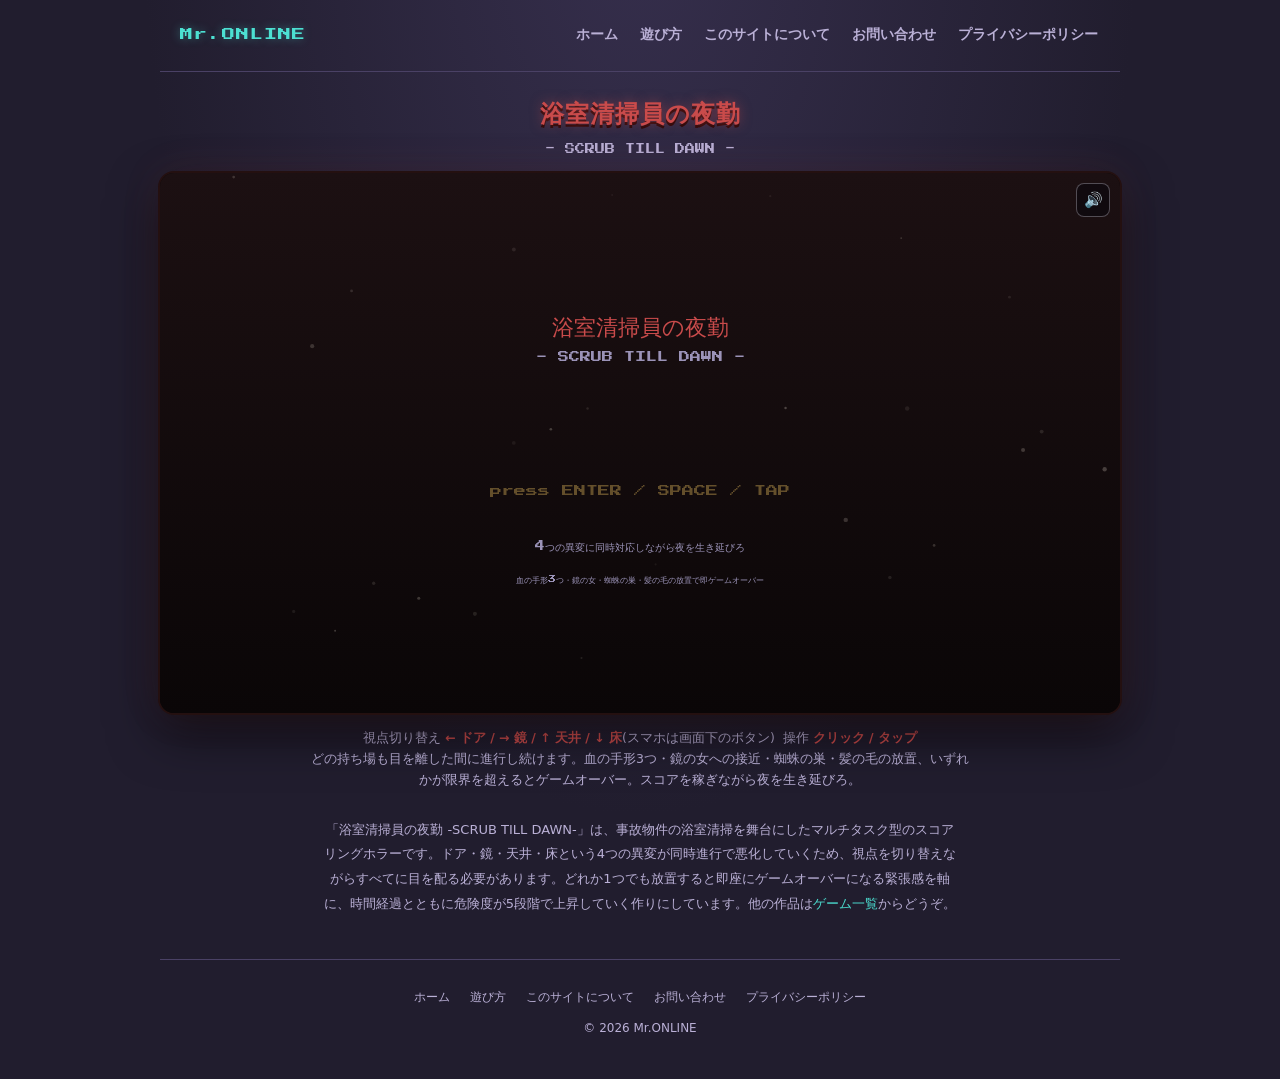
<file: nightshift.html>
<!DOCTYPE html>
<html lang="ja">
<head>
  <script async src="https://pagead2.googlesyndication.com/pagead/js/adsbygoogle.js?client=ca-pub-4115378240812746"
     crossorigin="anonymous"></script>
<meta charset="UTF-8">
<meta name="viewport" content="width=device-width, initial-scale=1, maximum-scale=1, user-scalable=no">
<title>浴室清掃員の夜勤 -SCRUB TILL DAWN-</title>
<meta name="description" content="無料で遊べるブラウザ用スコアリングホラーゲーム「浴室清掃員の夜勤」。事故物件の浴室で、ドア・鏡・天井・床の異変に同時対応しながら夜を生き延びろ。">
<link rel="preconnect" href="https://fonts.googleapis.com">
<link rel="preconnect" href="https://fonts.gstatic.com" crossorigin>
<link href="https://fonts.googleapis.com/css2?family=Press+Start+2P&display=swap" rel="stylesheet">
<link rel="stylesheet" href="style.css">
<style>
  #game-page{ display:flex; flex-direction:column; align-items:center; gap:14px; padding:6px 14px 30px; }
  #game-page h1.game-title{
    font-family:'Press Start 2P', monospace; font-size:clamp(15px,3.2vw,24px);
    color:#c94b4b; text-shadow:0 0 12px rgba(201,75,75,0.5), 0 3px 0 #2a0808;
    letter-spacing:1px; margin:10px 0 -6px; text-align:center;
  }
  #game-page .game-subtitle{ font-family:'Press Start 2P', monospace; font-size:10px; color:var(--sub); }
  #game-wrap{
    position:relative; width:100%; max-width:960px; aspect-ratio:16/9;
    border-radius:14px; overflow:hidden;
    box-shadow:0 0 0 2px #241010, 0 0 40px rgba(201,75,75,0.12), 0 20px 50px rgba(0,0,0,0.6);
    background:#0a0607;
  }
  #ncanvas{ width:100%; height:100%; display:block; cursor:pointer; }
  #btn-mute{
    position:absolute;top:10px;right:10px;width:34px;height:34px;border-radius:8px;
    border:1px solid rgba(234,230,245,0.3);background:rgba(10,8,14,0.6);color:var(--text);
    font-size:15px;display:flex;align-items:center;justify-content:center;cursor:pointer;z-index:6;
    -webkit-tap-highlight-color:transparent;
  }
  #touch-controls{ position:absolute; inset:0; display:none; pointer-events:none; }
  .dpad{ position:absolute; left:12px; bottom:12px; width:184px; height:184px; pointer-events:auto; }
  .dpad button{
    position:absolute; width:58px; height:58px; border-radius:10px;
    border:2px solid rgba(234,230,245,0.3); background:rgba(10,8,14,0.6); color:var(--text);
    font-family:'Press Start 2P', monospace; font-size:9px;
    -webkit-tap-highlight-color:transparent;
  }
  .dpad button:active{ background:rgba(201,75,75,0.35); }
  #dp-up{ left:63px; top:0; }
  #dp-down{ left:63px; top:126px; }
  #dp-left{ left:0; top:63px; }
  #dp-right{ left:126px; top:63px; }
  @media (pointer:coarse){ #touch-controls{ display:block; } }
  .hint2{
    font-family:system-ui,-apple-system,"Hiragino Kaku Gothic ProN",sans-serif; font-size:12.5px;
    color:var(--sub); text-align:center; line-height:1.7; max-width:660px;
  }
  .hint2 b{ color:#c94b4b; }
  .rotate-hint2{
    display:none; position:fixed; inset:0; background:var(--bg); color:var(--text); z-index:50;
    flex-direction:column; align-items:center; justify-content:center;
    font-family:'Press Start 2P', monospace; font-size:13px; text-align:center; gap:16px; padding:20px;
  }
  @media (max-width:760px) and (orientation:portrait){
    .rotate-hint2{ display:flex; }
    #game-page{ display:none; }
  }
</style>
</head>
<body>

<div class="rotate-hint2">
  <div>📱 ⟳</div>
  <div>端末を横向きにしてください</div>
  <div style="font-size:9px;color:#9b93b8;">ROTATE YOUR DEVICE</div>
</div>

<header class="site-header">
  <a class="site-title" href="index.html">Mr.ONLINE</a>
  <nav class="site-nav">
    <a href="index.html">ホーム</a>
    <a href="play.html">遊び方</a>
    <a href="about.html">このサイトについて</a>
    <a href="contact.html">お問い合わせ</a>
    <a href="privacy.html">プライバシーポリシー</a>
  </nav>
</header>

<div id="game-page">
  <h1 class="game-title">浴室清掃員の夜勤</h1>
  <div class="game-subtitle">- SCRUB TILL DAWN -</div>

  <div id="game-wrap">
    <canvas id="ncanvas" width="960" height="540"></canvas>
    <button id="btn-mute" title="音を消す/戻す">🔊</button>
    <div id="touch-controls">
      <div class="dpad">
        <button id="dp-up">天井</button>
        <button id="dp-down">床</button>
        <button id="dp-left">ドア</button>
        <button id="dp-right">鏡</button>
      </div>
    </div>
  </div>

  <div class="hint2">
    視点切り替え <b>← ドア / → 鏡 / ↑ 天井 / ↓ 床</b>(スマホは画面下のボタン)&nbsp;&nbsp;操作 <b>クリック / タップ</b><br>
    どの持ち場も目を離した間に進行し続けます。血の手形3つ・鏡の女への接近・蜘蛛の巣・髪の毛の放置、いずれかが限界を超えるとゲームオーバー。スコアを稼ぎながら夜を生き延びろ。
  </div>

  <div style="max-width:640px;text-align:center;">
    <p style="font-size:13px;color:var(--sub);line-height:1.9;">
      「浴室清掃員の夜勤 -SCRUB TILL DAWN-」は、事故物件の浴室清掃を舞台にしたマルチタスク型のスコアリングホラーです。ドア・鏡・天井・床という4つの異変が同時進行で悪化していくため、視点を切り替えながらすべてに目を配る必要があります。どれか1つでも放置すると即座にゲームオーバーになる緊張感を軸に、時間経過とともに危険度が5段階で上昇していく作りにしています。他の作品は<a href="index.html">ゲーム一覧</a>からどうぞ。
    </p>
  </div>
</div>

<footer class="site-footer">
  <div class="footer-links">
    <a href="index.html">ホーム</a>
    <a href="play.html">遊び方</a>
    <a href="about.html">このサイトについて</a>
    <a href="contact.html">お問い合わせ</a>
    <a href="privacy.html">プライバシーポリシー</a>
  </div>
  &copy; <span id="year-n"></span> Mr.ONLINE
</footer>
<script>document.getElementById('year-n').textContent = new Date().getFullYear();</script>

<script>
(function(){
"use strict";

// ============================================================
// 基本設定
// ============================================================
const canvas = document.getElementById('ncanvas');
const ctx = canvas.getContext('2d');
const W = canvas.width, H = canvas.height;

function clamp(v,a,b){ return v<a?a:(v>b?b:v); }
function pick(arr){ return arr[Math.floor(Math.random()*arr.length)]; }
function rr(x,y,w,h,r){
  if (w<2*r) r=w/2; if (h<2*r) r=h/2;
  ctx.beginPath();
  ctx.moveTo(x+r,y);
  ctx.arcTo(x+w,y,x+w,y+h,r);
  ctx.arcTo(x+w,y+h,x,y+h,r);
  ctx.arcTo(x,y+h,x,y,r);
  ctx.arcTo(x,y,x+w,y,r);
  ctx.closePath();
}

// --- 難易度パラメータ ---
const DOOR_WET_DURATION = 9000;
const DOOR_SCRUB_NORMAL = 3;
const DOOR_SCRUB_BLOOD = 6;
const DOOR_SCORE_NORMAL = 20;
const DOOR_SCORE_BLOOD = 150;
const DOOR_BASE_INTERVAL = 2200;
const DOOR_BLOOD_CHANCE = 0.15;

const MIRROR_BASE_RISE = 1.4;
const MIRROR_MARKER_PERIOD = 1400;
const EXORCISM_PERFECT = 45, EXORCISM_GREAT = 28, EXORCISM_GOOD = 14, EXORCISM_MISS = 2;

const CEIL_WEB_SWEEP_NEEDED = 3;
const CEIL_WEB_SCORE = 10;
const CEIL_WEB_INTERVAL = 1800;
const CEIL_WEB_GAMEOVER_THRESHOLD = 4;
const CEIL_SPIDER_MIN = 4000, CEIL_SPIDER_MAX = 7000;
const CEIL_SPIDER_WINDOW = 2200;
const CEIL_SPIDER_SCORE = 80;
const CEIL_GOLD_CHANCE = 0.02;
const CEIL_GOLD_SCORE = 1500;

const FLOOR_INTERVAL = 1500;
const FLOOR_CENTIPEDE_CHANCE = 0.12;
const FLOOR_HAIR_MIN = 5, FLOOR_HAIR_MAX = 15;
const FLOOR_HAIR_GAMEOVER_THRESHOLD = 6;
const FLOOR_CENTIPEDE_PENALTY = -50;
const FLOOR_FREEZE_MS = 3000;

const DIFF_LEVELS = [0.25, 0.7, 1.3, 2.0, 3.0];
const DIFF_LEVEL_DURATION = 60; // 秒/段階
function computeDifficultyLevel(survivalSec){ return Math.min(DIFF_LEVELS.length-1, Math.floor(survivalSec/DIFF_LEVEL_DURATION)); }
function computeDifficulty(survivalSec){ return DIFF_LEVELS[computeDifficultyLevel(survivalSec)]; }

// ============================================================
// グローバル状態
// ============================================================
let state='TITLE'; // TITLE, PLAYING, GAMEOVER
let currentView='door'; // door, mirror, ceiling, floor
let score=0;
let survivalTime=0;
let difficulty=1;
let difficultyLevel=0, lastDifficultyLevel=0;
let inputFrozen=false, frozenTimer=0;
let scareTimer=0, pendingGameOver=false, gameOverReason='';
let viewLabelTimer=0;
let toastText='', toastTimer=0;
const stats = { stainsCleaned:0, bloodCleaned:0, spidersKilled:0, goldSpiders:0, hairCollected:0, centipedeMistakes:0 };

function addScore(n){ score = Math.max(0, score+n); }
function toast(t){ toastText=t; toastTimer=1300; }

let bgParticles=[];
for(let i=0;i<30;i++){
  bgParticles.push({ x:Math.random()*W, y:Math.random()*H, vy:-(0.08+Math.random()*0.2), r:0.8+Math.random()*1.5, a:0.06+Math.random()*0.22 });
}

// ============================================================
// ドア(汚れ落とし)
// ============================================================
let doorSlots=[];
let doorSpawnTimer=800;
function initDoor(){
  const positions=[[330,190],[630,190],[330,300],[630,300],[330,410],[630,410]];
  doorSlots = positions.map(([x,y])=>({x,y,stain:null}));
  doorSpawnTimer=800;
}
function updateDoorAlways(dt){
  doorSpawnTimer -= dt*16.6667;
  if(doorSpawnTimer<=0){
    doorSpawnTimer = DOOR_BASE_INTERVAL/difficulty;
    const isBlood = Math.random()<DOOR_BLOOD_CHANCE;
    if(isBlood){
      // 血の手形は「空きマス」に加えて「普通の汚れが乗っているマス」も上書き対象にする
      const targets = doorSlots.filter(s=>!s.stain || s.stain.type==='normal');
      if(targets.length>0){
        const slot = pick(targets);
        const wasOverwrite = !!slot.stain;
        slot.stain = { type:'blood', wet:false, scrub:0, scrubNeeded:DOOR_SCRUB_BLOOD, wetTimer:0 };
        if(wasOverwrite){ playBloodOverwriteSound(); toast('血の手形が浮き出た…'); }
      }
    } else {
      const empties = doorSlots.filter(s=>!s.stain);
      if(empties.length>0){
        const slot = pick(empties);
        slot.stain = { type:'normal', wet:false, scrub:0, scrubNeeded:DOOR_SCRUB_NORMAL, wetTimer:0 };
      }
    }
  }
  for(const s of doorSlots){
    if(s.stain && s.stain.wet){
      s.stain.wetTimer -= dt*16.6667;
      if(s.stain.wetTimer<=0){ s.stain.wet=false; s.stain.scrub=0; }
    }
  }
}
function countBlood(){ return doorSlots.filter(s=>s.stain && s.stain.type==='blood').length; }
function checkBloodGameOver(){
  if(countBlood()>=3) triggerGameOver('blood');
}
function handleDoorClick(p){
  for(const slot of doorSlots){
    if(!slot.stain) continue;
    if(Math.hypot(p.x-slot.x, p.y-slot.y) < 42){
      if(!slot.stain.wet){
        slot.stain.wet=true; slot.stain.wetTimer=DOOR_WET_DURATION;
        playWaterSound();
      } else {
        slot.stain.scrub++;
        playScrubSound();
        if(slot.stain.scrub>=slot.stain.scrubNeeded){
          const wasBlood = slot.stain.type==='blood';
          addScore(wasBlood?DOOR_SCORE_BLOOD:DOOR_SCORE_NORMAL);
          stats.stainsCleaned++; if(wasBlood) stats.bloodCleaned++;
          wasBlood ? playBloodCleanJingle() : playCleanSound();
          slot.stain=null;
        }
      }
      return;
    }
  }
}

// ============================================================
// 鏡(お祓い)
// ============================================================
let ghostProximity=0;
let mirrorPhase=0, mirrorMarkerPos=0, exorcismCooldown=0;
let exResultText='', exResultTimer=0;
function initMirror(){ ghostProximity=0; mirrorPhase=0; mirrorMarkerPos=0; exorcismCooldown=0; }
function updateMirrorAlways(dt){
  ghostProximity += MIRROR_BASE_RISE*difficulty*(dt/60);
  if(ghostProximity>100) ghostProximity=100;
}
function checkGhostGameOver(){
  if(ghostProximity>=100) triggerGameOver('ghost');
}
function updateMirrorGauge(dt){
  if(exorcismCooldown>0){
    exorcismCooldown -= dt*16.6667;
    if(exorcismCooldown<=0) mirrorPhase=0;
    return;
  }
  mirrorPhase += dt*16.6667;
  mirrorMarkerPos = Math.sin(mirrorPhase/MIRROR_MARKER_PERIOD*Math.PI*2);
}
function handleMirrorClick(){
  if(exorcismCooldown>0) return;
  const a = Math.abs(mirrorMarkerPos);
  let quality, reduction;
  if(a<0.12){ quality='perfect'; reduction=EXORCISM_PERFECT; }
  else if(a<0.35){ quality='great'; reduction=EXORCISM_GREAT; }
  else if(a<0.65){ quality='good'; reduction=EXORCISM_GOOD; }
  else { quality='miss'; reduction=EXORCISM_MISS; }
  ghostProximity = Math.max(0, ghostProximity-reduction);
  exResultText = quality.toUpperCase();
  exResultTimer = 700;
  playExorcismSound(quality);
  exorcismCooldown = 550;
}

// ============================================================
// 天井(クモの巣掃除・クモ叩き)
// ============================================================
let webSlots=[];
let ceilWebTimer=900;
let spider=null;
let spiderSpawnTimer=3000;
function initCeiling(){
  const positions=[[210,150],[480,120],[750,150],[340,290],[620,290]];
  webSlots = positions.map(([x,y])=>({x,y,active:false,progress:0}));
  ceilWebTimer=900; spider=null; spiderSpawnTimer=3000;
}
function updateCeilingAlways(dt){
  ceilWebTimer -= dt*16.6667;
  if(ceilWebTimer<=0){
    ceilWebTimer = CEIL_WEB_INTERVAL/difficulty;
    const empties = webSlots.filter(s=>!s.active);
    if(empties.length){ const s=pick(empties); s.active=true; s.progress=0; }
  }
}
function countActiveWebs(){ return webSlots.filter(s=>s.active).length; }
function checkWebGameOver(){
  if(countActiveWebs()>=CEIL_WEB_GAMEOVER_THRESHOLD) triggerGameOver('web');
}
function updateCeilingActive(dt){
  if(spider){
    spider.timer -= dt*16.6667;
    if(spider.timer<=0) spider=null;
  } else {
    spiderSpawnTimer -= dt*16.6667;
    if(spiderSpawnTimer<=0){
      spiderSpawnTimer = (CEIL_SPIDER_MIN + Math.random()*(CEIL_SPIDER_MAX-CEIL_SPIDER_MIN))/difficulty;
      const isGolden = Math.random()<CEIL_GOLD_CHANCE;
      spider = { x:150+Math.random()*660, y:120+Math.random()*260, timer:CEIL_SPIDER_WINDOW, isGolden };
    }
  }
}
function handleCeilingClick(p){
  if(spider){
    if(Math.hypot(p.x-spider.x, p.y-spider.y) < 38){
      addScore(spider.isGolden?CEIL_GOLD_SCORE:CEIL_SPIDER_SCORE);
      stats.spidersKilled++; if(spider.isGolden) stats.goldSpiders++;
      spider.isGolden ? playGoldFanfare() : playSpiderHitSound();
      spider=null;
      return;
    }
  }
  for(const slot of webSlots){
    if(!slot.active) continue;
    if(Math.hypot(p.x-slot.x, p.y-slot.y) < 44){
      slot.progress++;
      playSweepSound();
      if(slot.progress>=CEIL_WEB_SWEEP_NEEDED){
        addScore(CEIL_WEB_SCORE);
        slot.active=false; slot.progress=0;
      }
      return;
    }
  }
}

// ============================================================
// 床(髪の毛回収・ムカデ)
// ============================================================
let floorSlots=[];
let floorSpawnTimer=700;
function initFloor(){
  const positions=[[200,180],[380,140],[560,190],[740,150],[280,320],[480,350],[680,320]];
  floorSlots = positions.map(([x,y])=>({x,y,item:null,wig:Math.random()*Math.PI*2}));
  floorSpawnTimer=700;
}
function updateFloorAlways(dt){
  floorSpawnTimer -= dt*16.6667;
  if(floorSpawnTimer<=0){
    floorSpawnTimer = FLOOR_INTERVAL/difficulty;
    const empties = floorSlots.filter(s=>!s.item);
    if(empties.length){
      const s = pick(empties);
      const isCentipede = Math.random()<Math.min(0.3, FLOOR_CENTIPEDE_CHANCE*difficulty);
      s.item = isCentipede ? {type:'centipede'} : {type:'hair', value: FLOOR_HAIR_MIN+Math.floor(Math.random()*(FLOOR_HAIR_MAX-FLOOR_HAIR_MIN+1))};
    }
  }
}
function countHair(){ return floorSlots.filter(s=>s.item && s.item.type==='hair').length; }
function checkHairGameOver(){
  if(countHair()>=FLOOR_HAIR_GAMEOVER_THRESHOLD) triggerGameOver('hair');
}
function handleFloorClick(p){
  for(const slot of floorSlots){
    if(!slot.item) continue;
    if(Math.hypot(p.x-slot.x, p.y-slot.y) < 32){
      if(slot.item.type==='hair'){
        addScore(slot.item.value);
        stats.hairCollected++;
        playHairSound();
      } else {
        addScore(FLOOR_CENTIPEDE_PENALTY);
        stats.centipedeMistakes++;
        inputFrozen=true; frozenTimer=FLOOR_FREEZE_MS;
        playCentipedeSound();
      }
      slot.item=null;
      return;
    }
  }
}

// ============================================================
// ゲーム開始 / ゲームオーバー
// ============================================================
function startGame(){
  resumeAudio();
  score=0; survivalTime=0; difficulty=DIFF_LEVELS[0]; difficultyLevel=0; lastDifficultyLevel=0;
  inputFrozen=false; frozenTimer=0;
  scareTimer=0; pendingGameOver=false; gameOverReason='';
  currentView='door'; viewLabelTimer=900;
  stats.stainsCleaned=0; stats.bloodCleaned=0; stats.spidersKilled=0; stats.goldSpiders=0; stats.hairCollected=0; stats.centipedeMistakes=0;
  initDoor(); initMirror(); initCeiling(); initFloor();
  state='PLAYING';
  startAmbient();
}
function triggerGameOver(reason){
  if(pendingGameOver || state!=='PLAYING') return;
  gameOverReason=reason;
  scareTimer=1200;
  pendingGameOver=true;
  stopAmbient();
  playScareSting();
}

// ============================================================
// 更新
// ============================================================
function setView(v){
  if(state!=='PLAYING' || inputFrozen) return;
  if(currentView===v) return;
  currentView=v;
  viewLabelTimer=900;
  playSwitchSound();
}
function updateAtmosphere(dt){
  for(const p of bgParticles){ p.y+=p.vy*dt; if(p.y<-10) p.y=H+10; }
}
function update(dt){
  if(state==='TITLE'){ updateAtmosphere(dt); return; }
  if(state==='GAMEOVER'){ updateAtmosphere(dt); return; }
  if(scareTimer>0){
    scareTimer -= dt*16.6667;
    if(scareTimer<=0 && pendingGameOver){
      pendingGameOver=false; state='GAMEOVER'; playGameOverJingle();
    }
    return;
  }
  survivalTime += dt/60;
  difficulty = computeDifficulty(survivalTime);
  difficultyLevel = computeDifficultyLevel(survivalTime);
  if(difficultyLevel > lastDifficultyLevel){
    lastDifficultyLevel = difficultyLevel;
    toast('危険度上昇 Lv.'+(difficultyLevel+1));
    playLevelUpSound();
  }
  if(inputFrozen){ frozenTimer -= dt*16.6667; if(frozenTimer<=0) inputFrozen=false; }

  updateDoorAlways(dt);
  checkBloodGameOver();
  if(scareTimer>0) return;

  updateMirrorAlways(dt);
  checkGhostGameOver();
  if(scareTimer>0) return;

  updateCeilingAlways(dt);
  checkWebGameOver();
  if(scareTimer>0) return;

  updateFloorAlways(dt);
  checkHairGameOver();
  if(scareTimer>0) return;

  if(currentView==='ceiling') updateCeilingActive(dt);
  if(currentView==='mirror') updateMirrorGauge(dt);

  if(viewLabelTimer>0) viewLabelTimer -= dt*16.6667;
  if(toastTimer>0) toastTimer -= dt*16.6667;
  if(exResultTimer>0) exResultTimer -= dt*16.6667;
}

// ============================================================
// 描画: 各ゾーン
// ============================================================
function drawStainBlob(x,y,color,wet){
  ctx.save();
  ctx.translate(x,y);
  ctx.fillStyle=color;
  ctx.beginPath();
  ctx.moveTo(-14,-4);
  ctx.bezierCurveTo(-16,-14,-4,-18,4,-12);
  ctx.bezierCurveTo(16,-8,14,6,6,12);
  ctx.bezierCurveTo(-2,18,-16,10,-14,-4);
  ctx.closePath(); ctx.fill();
  if(wet){
    ctx.fillStyle='rgba(180,220,255,0.35)';
    ctx.beginPath(); ctx.ellipse(-4,-4,6,4,0.4,0,Math.PI*2); ctx.fill();
  }
  ctx.restore();
}
function drawHandprint(x,y,color,wet){
  ctx.save();
  ctx.translate(x,y);
  ctx.fillStyle=color;
  ctx.beginPath(); ctx.ellipse(0,6,9,13,0,0,Math.PI*2); ctx.fill();
  for(let i=0;i<5;i++){
    const ang=-1.1+i*0.55;
    const fx=Math.cos(ang)*13, fy=Math.sin(ang)*13-8;
    ctx.beginPath(); ctx.ellipse(fx,fy,3.4,8,ang,0,Math.PI*2); ctx.fill();
  }
  if(wet){
    ctx.fillStyle='rgba(255,255,255,0.18)';
    ctx.beginPath(); ctx.ellipse(0,4,7,9,0,0,Math.PI*2); ctx.fill();
  }
  ctx.restore();
}
function drawProgressRing(x,y,ratio,color){
  ctx.strokeStyle=color; ctx.lineWidth=4;
  ctx.beginPath(); ctx.arc(x,y,22,-Math.PI/2,-Math.PI/2+ratio*Math.PI*2); ctx.stroke();
}

function drawDoorZone(){
  const g=ctx.createLinearGradient(0,0,0,H);
  g.addColorStop(0,'#2a1c14'); g.addColorStop(1,'#160e0a');
  ctx.fillStyle=g; ctx.fillRect(0,0,W,H);
  ctx.fillStyle='#4a3120';
  rr(210,90,540,400,10); ctx.fill();
  ctx.strokeStyle='rgba(0,0,0,0.3)'; ctx.lineWidth=3;
  rr(240,120,220,150,4); ctx.stroke();
  rr(500,120,220,150,4); ctx.stroke();
  rr(240,290,220,150,4); ctx.stroke();
  rr(500,290,220,150,4); ctx.stroke();
  ctx.fillStyle='#c9a04a';
  ctx.beginPath(); ctx.arc(700,300,7,0,Math.PI*2); ctx.fill();

  for(const slot of doorSlots){
    if(!slot.stain) continue;
    const isBlood = slot.stain.type==='blood';
    const baseColor = isBlood ? (slot.stain.wet?'#b3283a':'#6e1c26') : (slot.stain.wet?'#5a4530':'#3a2c1c');
    if(isBlood) drawHandprint(slot.x, slot.y, baseColor, slot.stain.wet);
    else drawStainBlob(slot.x, slot.y, baseColor, slot.stain.wet);
    if(slot.stain.wet){
      drawProgressRing(slot.x, slot.y, slot.stain.scrub/slot.stain.scrubNeeded, isBlood?'#ff8a8a':'#8ad1ff');
    }
  }
}

function drawMirrorZone(){
  const g=ctx.createLinearGradient(0,0,0,H);
  g.addColorStop(0,'#1a1220'); g.addColorStop(1,'#0c0810');
  ctx.fillStyle=g; ctx.fillRect(0,0,W,H);

  ctx.fillStyle='#3a2c1c';
  rr(330,60,300,340,14); ctx.fill();
  const mg = ctx.createRadialGradient(480,220,20,480,220,220);
  mg.addColorStop(0,'#141018'); mg.addColorStop(1,'#040305');
  ctx.fillStyle=mg;
  rr(350,80,260,300,8); ctx.fill();

  const p = ghostProximity/100;
  ctx.save();
  ctx.beginPath(); rr(350,80,260,300,8); ctx.clip();
  ctx.globalAlpha = 0.25+p*0.7;
  ctx.translate(480, 90+p*160);
  const scale = 0.35+p*1.1;
  ctx.scale(scale, scale);
  ctx.fillStyle='#8a1420';
  ctx.beginPath();
  ctx.moveTo(0,-10);
  ctx.lineTo(-38,110); ctx.lineTo(38,110);
  ctx.closePath(); ctx.fill();
  ctx.fillStyle='#e7d3c0';
  ctx.beginPath(); ctx.arc(0,-30,22,0,Math.PI*2); ctx.fill();
  ctx.fillStyle='#0c0810';
  ctx.beginPath(); ctx.ellipse(0,-40,26,18,0,Math.PI,Math.PI*2); ctx.fill();
  ctx.fillStyle='#1a1010';
  ctx.beginPath(); ctx.arc(-8,-30,2.6,0,Math.PI*2); ctx.fill();
  ctx.beginPath(); ctx.arc(8,-30,2.6,0,Math.PI*2); ctx.fill();
  ctx.restore();
  ctx.globalAlpha=1;

  // ゲージ
  const gx=230, gy=460, gw=500, gh=22;
  ctx.fillStyle='rgba(0,0,0,0.4)'; rr(gx-6,gy-6,gw+12,gh+12,8); ctx.fill();
  ctx.fillStyle='#241a2c'; rr(gx,gy,gw,gh,6); ctx.fill();
  const cx = gx+gw/2;
  ctx.fillStyle='rgba(255,209,102,0.28)'; rr(cx-gw*0.65/2*0.35,gy,gw*0.35,gh,4); ctx.fill();
  ctx.fillStyle='rgba(255,140,80,0.35)'; rr(cx-gw*0.35/2*0.35,gy,gw*0.35*0.35*2/0.35*0.5,gh,4); ctx.fill();
  ctx.fillStyle='rgba(255,209,102,0.28)'; rr(cx-gw*0.35/2,gy,gw*0.35,gh,4); ctx.fill();
  ctx.fillStyle='rgba(255,140,80,0.4)'; rr(cx-gw*0.24/2,gy,gw*0.24,gh,4); ctx.fill();
  ctx.fillStyle='rgba(255,80,80,0.55)'; rr(cx-gw*0.10/2,gy,gw*0.10,gh,4); ctx.fill();
  const markerX = cx + mirrorMarkerPos*(gw/2-6);
  ctx.fillStyle='#fff';
  ctx.beginPath(); ctx.moveTo(markerX,gy-8); ctx.lineTo(markerX-7,gy-18); ctx.lineTo(markerX+7,gy-18); ctx.closePath(); ctx.fill();

  ctx.font="10px 'Press Start 2P', monospace"; ctx.fillStyle='#eae6f5'; ctx.textAlign='center';
  ctx.fillText('クリックでお祓い', cx, gy+gh+22);
  ctx.textAlign='left';

  if(exResultTimer>0){
    ctx.globalAlpha = Math.min(1, exResultTimer/700);
    const col = exResultText==='PERFECT'?'#ffd166':exResultText==='GREAT'?'#ff9d4d':exResultText==='GOOD'?'#8ad1ff':'#888';
    ctx.font="16px 'Press Start 2P', monospace"; ctx.fillStyle=col; ctx.textAlign='center';
    ctx.fillText(exResultText, cx, gy-40);
    ctx.textAlign='left'; ctx.globalAlpha=1;
  }
}

function drawSpiderShape(x,y,size,golden,t){
  ctx.save();
  ctx.translate(x,y);
  ctx.fillStyle = golden ? '#ffd166' : '#1c1610';
  ctx.beginPath(); ctx.ellipse(0,0,size,size*0.75,0,0,Math.PI*2); ctx.fill();
  ctx.strokeStyle = golden ? '#ffe9a8' : '#3a2c1c'; ctx.lineWidth=2;
  for(let i=0;i<4;i++){
    const wig = Math.sin(t/90+i)*6;
    ctx.beginPath(); ctx.moveTo(-size*0.3,-size*0.2+i*4);
    ctx.lineTo(-size*1.6,-size*0.6+i*7+wig); ctx.stroke();
    ctx.beginPath(); ctx.moveTo(size*0.3,-size*0.2+i*4);
    ctx.lineTo(size*1.6,-size*0.6+i*7-wig); ctx.stroke();
  }
  if(golden){
    ctx.fillStyle='rgba(255,230,150,0.5)';
    for(let i=0;i<4;i++){
      const a=t/300+i*1.6;
      ctx.beginPath(); ctx.arc(Math.cos(a)*size*1.4, Math.sin(a)*size*1.4, 2.2, 0, Math.PI*2); ctx.fill();
    }
  }
  ctx.restore();
}
function drawCeilingZone(){
  const g=ctx.createLinearGradient(0,0,0,H);
  g.addColorStop(0,'#2c241c'); g.addColorStop(1,'#171310');
  ctx.fillStyle=g; ctx.fillRect(0,0,W,H);
  ctx.strokeStyle='rgba(0,0,0,0.25)'; ctx.lineWidth=2;
  for(let i=0;i<5;i++){ ctx.beginPath(); ctx.moveTo(0,80+i*70); ctx.lineTo(W,80+i*70-30); ctx.stroke(); }

  for(const slot of webSlots){
    if(!slot.active) continue;
    const remain = 1-(slot.progress/CEIL_WEB_SWEEP_NEEDED);
    ctx.strokeStyle=`rgba(220,220,220,${0.3+remain*0.5})`;
    ctx.lineWidth=1.4;
    for(let i=0;i<6;i++){
      const ang=i/6*Math.PI*2;
      ctx.beginPath(); ctx.moveTo(slot.x,slot.y);
      ctx.lineTo(slot.x+Math.cos(ang)*30*remain, slot.y+Math.sin(ang)*30*remain);
      ctx.stroke();
    }
    for(let ring=1;ring<=2;ring++){
      ctx.beginPath();
      for(let i=0;i<=6;i++){
        const ang=i/6*Math.PI*2;
        const rad=ring*10*remain;
        const px=slot.x+Math.cos(ang)*rad, py=slot.y+Math.sin(ang)*rad;
        i===0?ctx.moveTo(px,py):ctx.lineTo(px,py);
      }
      ctx.stroke();
    }
  }
  if(spider){
    const t=performance.now();
    drawSpiderShape(spider.x, spider.y, 12, spider.isGolden, t);
    ctx.font="11px 'Press Start 2P', monospace";
    ctx.fillStyle = spider.isGolden?'#ffd166':'#ff6b6b';
    ctx.textAlign='center';
    ctx.save();
    ctx.globalAlpha = 0.6+0.4*Math.sin(t/100);
    ctx.fillText('叩け!!', spider.x, spider.y-30);
    ctx.restore();
    ctx.textAlign='left';
  }
}

function drawHairStrand(x,y,seed){
  ctx.save();
  ctx.translate(x,y);
  ctx.rotate(seed);
  ctx.strokeStyle='#120d09'; ctx.lineWidth=1.8; ctx.lineCap='round';
  ctx.beginPath();
  ctx.moveTo(-16,0);
  ctx.quadraticCurveTo(-4,-8,6,2);
  ctx.quadraticCurveTo(14,8,18,-4);
  ctx.stroke();
  ctx.restore();
}
function drawCentipede(x,y,wig){
  ctx.save();
  ctx.translate(x,y);
  ctx.rotate(Math.sin(wig)*0.2);
  ctx.fillStyle='#5a2a20';
  for(let i=-3;i<=3;i++){
    ctx.beginPath(); ctx.ellipse(i*5,Math.sin(i+wig)*1.5,3.2,2.2,0,0,Math.PI*2); ctx.fill();
  }
  ctx.strokeStyle='#3a1a14'; ctx.lineWidth=1;
  for(let i=-3;i<=3;i++){
    ctx.beginPath(); ctx.moveTo(i*5,0); ctx.lineTo(i*5-3,5); ctx.stroke();
    ctx.beginPath(); ctx.moveTo(i*5,0); ctx.lineTo(i*5+3,5); ctx.stroke();
  }
  ctx.restore();
}
function drawFloorZone(){
  const g=ctx.createLinearGradient(0,0,0,H);
  g.addColorStop(0,'#40444a'); g.addColorStop(1,'#25272c');
  ctx.fillStyle=g; ctx.fillRect(0,0,W,H);
  ctx.strokeStyle='rgba(0,0,0,0.28)'; ctx.lineWidth=1.5;
  for(let x=0;x<=W;x+=80){ ctx.beginPath(); ctx.moveTo(x,80); ctx.lineTo(x,H); ctx.stroke(); }
  for(let y=80;y<=H;y+=80){ ctx.beginPath(); ctx.moveTo(0,y); ctx.lineTo(W,y); ctx.stroke(); }

  const t=performance.now()/500;
  for(const slot of floorSlots){
    if(!slot.item) continue;
    if(slot.item.type==='hair') drawHairStrand(slot.x, slot.y, slot.wig);
    else drawCentipede(slot.x, slot.y, t+slot.wig);
  }
}

// ============================================================
// HUD & オーバーレイ
// ============================================================
function centerText(text,y,size,color){
  ctx.font=size+"px 'Press Start 2P', monospace";
  ctx.fillStyle=color; ctx.textAlign='center';
  ctx.fillText(text, W/2, y);
  ctx.textAlign='left';
}
function drawDust(){
  for(const p of bgParticles){
    ctx.globalAlpha=p.a; ctx.fillStyle='#e0d5c8';
    ctx.beginPath(); ctx.arc(p.x,p.y,p.r,0,Math.PI*2); ctx.fill();
  }
  ctx.globalAlpha=1;
}

function drawGlobalHUD(){
  ctx.font="10px 'Press Start 2P', monospace";
  ctx.fillStyle='rgba(10,6,8,0.62)'; ctx.fillRect(0,0,W,54);
  ctx.fillStyle='#ffd166';
  ctx.fillText('SCORE '+String(score).padStart(6,'0'), 14, 21);
  const mm=String(Math.floor(survivalTime/60)).padStart(2,'0');
  const ss=String(Math.floor(survivalTime%60)).padStart(2,'0');
  ctx.fillStyle='#eae6f5';
  ctx.textAlign='center';
  ctx.fillText(mm+':'+ss, W/2, 21);
  ctx.fillStyle='#ff9d4d';
  ctx.font="8px 'Press Start 2P', monospace";
  ctx.fillText('Lv.'+(difficultyLevel+1)+'/'+DIFF_LEVELS.length, W/2, 34);
  ctx.font="10px 'Press Start 2P', monospace";
  ctx.textAlign='left';

  const barX=W-140, barY=10, barW=126, barH=10;
  ctx.fillStyle='#2a1c22'; ctx.fillRect(barX,barY,barW,barH);
  const gp = ghostProximity/100;
  ctx.fillStyle = gp>0.7?'#ff5c5c':(gp>0.4?'#ffb066':'#8ad1ff');
  ctx.fillRect(barX,barY,barW*gp,barH);
  ctx.strokeStyle='rgba(255,255,255,0.25)'; ctx.strokeRect(barX,barY,barW,barH);
  ctx.font="8px 'Press Start 2P', monospace";
  ctx.fillStyle='rgba(234,230,245,0.6)';
  ctx.fillText('鏡の女', barX, barY-3);

  ctx.font="9px 'Press Start 2P', monospace";
  const bloodN = countBlood();
  ctx.fillStyle = bloodN>=2 ? '#ff5c5c' : (bloodN===1?'#ffb066':'#eae6f5');
  ctx.fillText('血 '+bloodN+'/3', 20, 46);

  const webN = countActiveWebs();
  ctx.fillStyle = webN>=CEIL_WEB_GAMEOVER_THRESHOLD-1 ? '#ff5c5c' : (webN>=2?'#ffb066':'#eae6f5');
  ctx.fillText('巣 '+webN+'/'+CEIL_WEB_GAMEOVER_THRESHOLD, 140, 46);

  const hairN = countHair();
  ctx.fillStyle = hairN>=FLOOR_HAIR_GAMEOVER_THRESHOLD-1 ? '#ff5c5c' : (hairN>=3?'#ffb066':'#eae6f5');
  ctx.fillText('髪 '+hairN+'/'+FLOOR_HAIR_GAMEOVER_THRESHOLD, 270, 46);
}

function drawViewLabel(){
  const names = {door:'浴室ドア', mirror:'浴室鏡', ceiling:'浴室天井', floor:'浴室床'};
  ctx.globalAlpha = Math.min(1, viewLabelTimer/300);
  centerText(names[currentView], 90, 16, '#eae6f5');
  ctx.globalAlpha=1;
}

function drawToast(){
  if(toastTimer<=0) return;
  ctx.globalAlpha = Math.min(1, toastTimer/1300);
  ctx.font="10px 'Press Start 2P', monospace";
  const tw = ctx.measureText(toastText).width+26;
  ctx.fillStyle='rgba(10,6,8,0.75)';
  rr(W/2-tw/2, H-58, tw, 30, 6); ctx.fill();
  ctx.fillStyle='#ffd166'; ctx.textAlign='center';
  ctx.fillText(toastText, W/2, H-38);
  ctx.textAlign='left'; ctx.globalAlpha=1;
}

function drawFreezeOverlay(){
  ctx.fillStyle='rgba(90,20,20,0.35)';
  ctx.fillRect(0,0,W,H);
  ctx.save();
  ctx.globalAlpha=0.7+0.3*Math.sin(performance.now()/80);
  centerText('うごけない…', H/2, 18, '#ff8a8a');
  ctx.restore();
}

function drawScareOverlay(){
  const p=1-scareTimer/1200;
  ctx.fillStyle = p<0.15 ? 'rgba(255,255,255,0.85)' : 'rgba(120,0,10,0.45)';
  ctx.fillRect(0,0,W,H);
  const s=1+(p<0.3?(0.3-p)*2:0);
  ctx.save();
  ctx.translate(W/2,H/2);
  ctx.scale(s,s);
  if(gameOverReason==='ghost'){
    ctx.fillStyle='#7a1018';
    ctx.beginPath(); ctx.moveTo(0,-20); ctx.lineTo(-70,150); ctx.lineTo(70,150); ctx.closePath(); ctx.fill();
    ctx.fillStyle='#e7d3c0';
    ctx.beginPath(); ctx.arc(0,-50,34,0,Math.PI*2); ctx.fill();
    ctx.fillStyle='#0c0810';
    ctx.beginPath(); ctx.arc(-12,-50,4,0,Math.PI*2); ctx.fill();
    ctx.beginPath(); ctx.arc(12,-50,4,0,Math.PI*2); ctx.fill();
  } else if(gameOverReason==='web'){
    ctx.strokeStyle='rgba(230,230,230,0.8)'; ctx.lineWidth=2;
    for(let i=0;i<10;i++){
      const ang=i/10*Math.PI*2;
      ctx.beginPath(); ctx.moveTo(0,0); ctx.lineTo(Math.cos(ang)*260, Math.sin(ang)*260); ctx.stroke();
    }
    for(let ring=1;ring<=4;ring++){
      ctx.beginPath();
      for(let i=0;i<=10;i++){
        const ang=i/10*Math.PI*2, rad=ring*55;
        const px=Math.cos(ang)*rad, py=Math.sin(ang)*rad;
        i===0?ctx.moveTo(px,py):ctx.lineTo(px,py);
      }
      ctx.stroke();
    }
    const spots=[[-90,-60],[100,-30],[-40,90],[60,70],[0,-140]];
    for(const [sx,sy] of spots){
      ctx.save(); ctx.translate(sx,sy);
      ctx.fillStyle='#0c0a08';
      ctx.beginPath(); ctx.ellipse(0,0,16,12,0,0,Math.PI*2); ctx.fill();
      ctx.restore();
    }
  } else if(gameOverReason==='hair'){
    ctx.strokeStyle='#0c0906'; ctx.lineWidth=3; ctx.lineCap='round';
    for(let i=0;i<26;i++){
      const ang = i/26*Math.PI*2;
      const len = 180+Math.sin(i*3.1)*40;
      ctx.beginPath();
      ctx.moveTo(Math.cos(ang)*len, Math.sin(ang)*len);
      ctx.quadraticCurveTo(Math.cos(ang+0.3)*len*0.5, Math.sin(ang+0.3)*len*0.5, 0,0);
      ctx.stroke();
    }
    ctx.fillStyle='#e7d3c0';
    ctx.beginPath(); ctx.arc(-14,0,3,0,Math.PI*2); ctx.fill();
    ctx.beginPath(); ctx.arc(14,0,3,0,Math.PI*2); ctx.fill();
  } else {
    ctx.fillStyle='#050505';
    ctx.beginPath(); ctx.ellipse(0,20,140,170,0,0,Math.PI*2); ctx.fill();
    ctx.fillStyle='#ff5c5c';
    ctx.beginPath(); ctx.arc(-38,-10,9,0,Math.PI*2); ctx.fill();
    ctx.beginPath(); ctx.arc(38,-10,9,0,Math.PI*2); ctx.fill();
  }
  ctx.restore();
}

function drawTitleScreen(){
  const g=ctx.createLinearGradient(0,0,0,H);
  g.addColorStop(0,'#1c1012'); g.addColorStop(1,'#0a0607');
  ctx.fillStyle=g; ctx.fillRect(0,0,W,H);
  drawDust();
  centerText('浴室清掃員の夜勤', H*0.3, 22, '#c94b4b');
  centerText('- SCRUB TILL DAWN -', H*0.3+28, 11, '#9b93b8');
  ctx.save();
  ctx.globalAlpha=0.55+0.45*Math.sin(performance.now()/300);
  centerText('press ENTER / SPACE / TAP', H*0.6, 12, '#ffd166');
  ctx.restore();
  centerText('4つの異変に同時対応しながら夜を生き延びろ', H*0.7, 10, '#9b93b8');
  centerText('血の手形3つ・鏡の女・蜘蛛の巣・髪の毛の放置で即ゲームオーバー', H*0.76, 8, '#9b93b8');
}

function drawGameOverScreen(){
  const g=ctx.createLinearGradient(0,0,0,H);
  g.addColorStop(0,'#1c1012'); g.addColorStop(1,'#0a0607');
  ctx.fillStyle=g; ctx.fillRect(0,0,W,H);
  drawDust();
  centerText('GAME OVER', H*0.24, 24, '#ff5c5c');
  const reasonMap = {
    ghost: '鏡の女に追いつかれた…',
    blood: '血の手形があふれた…',
    web: '蜘蛛の大群に襲われた…',
    hair: '髪の毛に飲み込まれた…'
  };
  const reasonText = reasonMap[gameOverReason] || '何かに襲われた…';
  centerText(reasonText, H*0.24+30, 11, '#eae6f5');

  const mm=String(Math.floor(survivalTime/60)).padStart(2,'0');
  const ss=String(Math.floor(survivalTime%60)).padStart(2,'0');
  centerText('SCORE '+String(score).padStart(6,'0'), H*0.24+64, 14, '#ffd166');
  centerText('生存時間 '+mm+':'+ss, H*0.24+90, 10, '#9b93b8');
  centerText('汚れ '+stats.stainsCleaned+'　血の手形 '+stats.bloodCleaned+'　クモ '+stats.spidersKilled+'(金'+stats.goldSpiders+')', H*0.24+112, 8, '#9b93b8');
  centerText('髪 '+stats.hairCollected+'本　ムカデ失敗 '+stats.centipedeMistakes+'回', H*0.24+128, 8, '#9b93b8');

  ctx.save();
  ctx.globalAlpha=0.55+0.45*Math.sin(performance.now()/300);
  centerText('press ENTER / SPACE / TAP でもう一度', H*0.86, 10, '#ffd166');
  ctx.restore();
}

function draw(){
  ctx.clearRect(0,0,W,H);
  if(state==='TITLE'){ drawTitleScreen(); return; }
  if(state==='GAMEOVER'){ drawGameOverScreen(); return; }

  if(currentView==='door') drawDoorZone();
  else if(currentView==='mirror') drawMirrorZone();
  else if(currentView==='ceiling') drawCeilingZone();
  else drawFloorZone();

  drawGlobalHUD();
  if(viewLabelTimer>0) drawViewLabel();
  drawToast();
  if(inputFrozen) drawFreezeOverlay();
  if(scareTimer>0) drawScareOverlay();
}

// ============================================================
// オーディオエンジン
// ============================================================
let audioCtx=null, masterGain=null, musicGain=null, sfxGain=null, muted=false;
function ensureAudio(){
  if(audioCtx) return;
  const AC = window.AudioContext || window.webkitAudioContext;
  if(!AC) return;
  audioCtx=new AC();
  masterGain=audioCtx.createGain(); masterGain.gain.value=muted?0:1;
  musicGain=audioCtx.createGain(); musicGain.gain.value=0.22;
  sfxGain=audioCtx.createGain(); sfxGain.gain.value=0.55;
  musicGain.connect(masterGain); sfxGain.connect(masterGain);
  masterGain.connect(audioCtx.destination);
}
function resumeAudio(){ ensureAudio(); if(audioCtx && audioCtx.state==='suspended') audioCtx.resume(); }

const NOTE = { C3:130.81, D3:146.83, F3:174.61, G3:196.00, A3:220.00, C4:261.63, D4:293.66, E4:329.63, G4:392.00, A4:440.00, C5:523.25 };

function playNoiseBurst(duration,vol,fStart,fEnd,dest){
  if(!audioCtx) return;
  const bufferSize=Math.max(1,Math.floor(audioCtx.sampleRate*duration));
  const buffer=audioCtx.createBuffer(1,bufferSize,audioCtx.sampleRate);
  const data=buffer.getChannelData(0);
  for(let i=0;i<bufferSize;i++) data[i]=Math.random()*2-1;
  const src=audioCtx.createBufferSource(); src.buffer=buffer;
  const filter=audioCtx.createBiquadFilter(); filter.type='bandpass';
  const t0=audioCtx.currentTime;
  filter.frequency.setValueAtTime(fStart,t0);
  filter.frequency.exponentialRampToValueAtTime(Math.max(50,fEnd), t0+duration);
  const gain=audioCtx.createGain();
  gain.gain.setValueAtTime(vol,t0);
  gain.gain.exponentialRampToValueAtTime(0.001,t0+duration);
  src.connect(filter); filter.connect(gain); gain.connect(dest);
  src.start(t0); src.stop(t0+duration+0.02);
}
function playNoteAt(freq,time,dur,type,vol,dest){
  if(!audioCtx) return;
  const osc=audioCtx.createOscillator(); const gain=audioCtx.createGain();
  osc.type=type; osc.frequency.setValueAtTime(freq,time);
  gain.gain.setValueAtTime(0,time);
  gain.gain.linearRampToValueAtTime(vol,time+0.01);
  gain.gain.exponentialRampToValueAtTime(0.001,time+dur);
  osc.connect(gain); gain.connect(dest);
  osc.start(time); osc.stop(time+dur+0.05);
}

let droneOsc1=null, droneOsc2=null, droneLFO=null, dronePlaying=false;
function startAmbient(){
  resumeAudio(); if(!audioCtx || dronePlaying) return;
  dronePlaying=true;
  const droneGain=audioCtx.createGain(); droneGain.gain.value=0.13;
  const droneFilter=audioCtx.createBiquadFilter(); droneFilter.type='lowpass'; droneFilter.frequency.value=340;
  droneOsc1=audioCtx.createOscillator(); droneOsc1.type='sawtooth'; droneOsc1.frequency.value=50;
  droneOsc2=audioCtx.createOscillator(); droneOsc2.type='sawtooth'; droneOsc2.frequency.value=53.5;
  const lfo=audioCtx.createOscillator(); lfo.frequency.value=0.05;
  const lfoGain=audioCtx.createGain(); lfoGain.gain.value=80;
  lfo.connect(lfoGain); lfoGain.connect(droneFilter.frequency);
  droneOsc1.connect(droneFilter); droneOsc2.connect(droneFilter);
  droneFilter.connect(droneGain); droneGain.connect(musicGain);
  droneOsc1.start(); droneOsc2.start(); lfo.start();
  droneLFO=lfo;
}
function stopAmbient(){
  if(!dronePlaying) return;
  dronePlaying=false;
  try{ droneOsc1.stop(); droneOsc2.stop(); droneLFO.stop(); }catch(e){}
}

let heartbeatActive=false;
function computeDanger(){
  const bloodDanger = countBlood()/3;
  const ghostDanger = ghostProximity/100;
  return Math.max(bloodDanger, ghostDanger);
}
function playHeartThump(vol){
  if(!audioCtx) return;
  const t0=audioCtx.currentTime;
  const osc=audioCtx.createOscillator(); const gain=audioCtx.createGain();
  osc.type='sine';
  osc.frequency.setValueAtTime(65,t0); osc.frequency.exponentialRampToValueAtTime(32,t0+0.13);
  gain.gain.setValueAtTime(vol,t0); gain.gain.exponentialRampToValueAtTime(0.001,t0+0.16);
  osc.connect(gain); gain.connect(sfxGain);
  osc.start(t0); osc.stop(t0+0.18);
}
function scheduleHeartbeat(){
  if(!heartbeatActive) return;
  const danger = state==='PLAYING' ? computeDanger() : 0;
  const interval = 950-danger*600;
  if(danger>0.15) playHeartThump(0.08+danger*0.24);
  setTimeout(scheduleHeartbeat, interval);
}
heartbeatActive=true; scheduleHeartbeat();

function playWaterSound(){
  ensureAudio(); if(!audioCtx) return;
  playNoiseBurst(0.16,0.14,2200,500,sfxGain);
}
function playScrubSound(){
  ensureAudio(); if(!audioCtx) return;
  playNoiseBurst(0.08,0.16,1800,900,sfxGain);
}
function playCleanSound(){
  ensureAudio(); if(!audioCtx) return;
  const t0=audioCtx.currentTime;
  [['C4',0],['E4',0.08]].forEach(([n,o])=>playNoteAt(NOTE[n], t0+o, 0.16, 'square', 0.2, sfxGain));
}
function playBloodOverwriteSound(){
  ensureAudio(); if(!audioCtx) return;
  playNoiseBurst(0.18,0.18,700,150,sfxGain);
  const t0=audioCtx.currentTime;
  const osc=audioCtx.createOscillator(); const gain=audioCtx.createGain();
  osc.type='sawtooth'; osc.frequency.setValueAtTime(140,t0); osc.frequency.exponentialRampToValueAtTime(70,t0+0.2);
  gain.gain.setValueAtTime(0.16,t0); gain.gain.exponentialRampToValueAtTime(0.001,t0+0.22);
  osc.connect(gain); gain.connect(sfxGain);
  osc.start(t0); osc.stop(t0+0.24);
}
function playBloodCleanJingle(){
  ensureAudio(); if(!audioCtx) return;
  const t0=audioCtx.currentTime;
  [['C4',0],['E4',0.09],['G4',0.18],['C5',0.3]].forEach(([n,o])=>playNoteAt(NOTE[n], t0+o, 0.22, 'square', 0.24, sfxGain));
}
function playExorcismSound(quality){
  ensureAudio(); if(!audioCtx) return;
  const t0=audioCtx.currentTime;
  if(quality==='perfect') [['C5',0],['E4',0.06]].forEach(([n,o])=>playNoteAt(NOTE[n],t0+o,0.22,'square',0.3,sfxGain));
  else if(quality==='great') playNoteAt(NOTE.G4,t0,0.18,'square',0.24,sfxGain);
  else if(quality==='good') playNoteAt(NOTE.D4,t0,0.15,'triangle',0.2,sfxGain);
  else playNoiseBurst(0.1,0.12,600,300,sfxGain);
}
function playSweepSound(){
  ensureAudio(); if(!audioCtx) return;
  playNoiseBurst(0.07,0.1,3000,1200,sfxGain);
}
function playSpiderHitSound(){
  ensureAudio(); if(!audioCtx) return;
  playNoiseBurst(0.12,0.24,900,150,sfxGain);
}
function playGoldFanfare(){
  ensureAudio(); if(!audioCtx) return;
  const t0=audioCtx.currentTime;
  [['C4',0],['E4',0.08],['G4',0.16],['C5',0.24],['G4',0.34],['C5',0.42]].forEach(([n,o])=>playNoteAt(NOTE[n], t0+o, 0.24, 'square', 0.3, sfxGain));
}
function playHairSound(){
  ensureAudio(); if(!audioCtx) return;
  const t0=audioCtx.currentTime;
  playNoteAt(880, t0, 0.08, 'sine', 0.16, sfxGain);
}
function playCentipedeSound(){
  ensureAudio(); if(!audioCtx) return;
  playNoiseBurst(0.4,0.32,1400,80,sfxGain);
  const t0=audioCtx.currentTime;
  const osc=audioCtx.createOscillator(); const gain=audioCtx.createGain();
  osc.type='sawtooth'; osc.frequency.setValueAtTime(180,t0); osc.frequency.exponentialRampToValueAtTime(60,t0+0.35);
  gain.gain.setValueAtTime(0.26,t0); gain.gain.exponentialRampToValueAtTime(0.001,t0+0.4);
  osc.connect(gain); gain.connect(sfxGain);
  osc.start(t0); osc.stop(t0+0.42);
}
function playLevelUpSound(){
  ensureAudio(); if(!audioCtx) return;
  const t0=audioCtx.currentTime;
  [['D4',0],['G4',0.09],['C5',0.18]].forEach(([n,o])=>playNoteAt(NOTE[n], t0+o, 0.2, 'square', 0.2, sfxGain));
}
function playSwitchSound(){
  ensureAudio(); if(!audioCtx) return;
  const t0=audioCtx.currentTime;
  const osc=audioCtx.createOscillator(); const gain=audioCtx.createGain();
  osc.type='sine'; osc.frequency.setValueAtTime(300,t0);
  gain.gain.setValueAtTime(0.08,t0); gain.gain.exponentialRampToValueAtTime(0.001,t0+0.06);
  osc.connect(gain); gain.connect(sfxGain);
  osc.start(t0); osc.stop(t0+0.08);
}
function playScareSting(){
  ensureAudio(); if(!audioCtx) return;
  playNoiseBurst(0.5,0.4,3000,120,sfxGain);
  const t0=audioCtx.currentTime;
  [[180,0],[233,0.02],[311,0.04]].forEach(([f,o])=>{
    const osc=audioCtx.createOscillator(); const g=audioCtx.createGain();
    osc.type='sawtooth'; osc.frequency.setValueAtTime(f,t0+o);
    g.gain.setValueAtTime(0.001,t0+o); g.gain.linearRampToValueAtTime(0.35,t0+o+0.02); g.gain.exponentialRampToValueAtTime(0.001,t0+o+0.6);
    osc.connect(g); g.connect(sfxGain);
    osc.start(t0+o); osc.stop(t0+o+0.65);
  });
}
function playGameOverJingle(){
  ensureAudio(); if(!audioCtx) return;
  const t0=audioCtx.currentTime;
  [['A3',0],['F3',0.2],['D3',0.4],['C3',0.62]].forEach(([n,o])=>playNoteAt(NOTE[n], t0+o, 0.4, 'sawtooth', 0.22, sfxGain));
}

const btnMute=document.getElementById('btn-mute');
btnMute.addEventListener('click', ()=>{
  ensureAudio();
  muted=!muted;
  if(masterGain) masterGain.gain.value = muted?0:1;
  btnMute.textContent = muted ? '🔇' : '🔊';
});

// ============================================================
// 入力
// ============================================================
function handleConfirmKey(){
  if(state==='TITLE' || state==='GAMEOVER') startGame();
}
window.addEventListener('keydown',(e)=>{
  if(['Enter','Space'].includes(e.code)){ handleConfirmKey(); e.preventDefault(); }
  if(['ArrowLeft','KeyA'].includes(e.code)) setView('door');
  if(['ArrowRight','KeyD'].includes(e.code)) setView('mirror');
  if(['ArrowUp','KeyW'].includes(e.code)) setView('ceiling');
  if(['ArrowDown','KeyS'].includes(e.code)) setView('floor');
  if(['ArrowUp','ArrowDown','ArrowLeft','ArrowRight','Space'].includes(e.code)) e.preventDefault();
});

function bindTap(el, fn){
  el.addEventListener('pointerdown', (e)=>{ e.preventDefault(); fn(); });
}
bindTap(document.getElementById('dp-left'), ()=>setView('door'));
bindTap(document.getElementById('dp-right'), ()=>setView('mirror'));
bindTap(document.getElementById('dp-up'), ()=>setView('ceiling'));
bindTap(document.getElementById('dp-down'), ()=>setView('floor'));

function getCanvasPos(clientX, clientY){
  const rect = canvas.getBoundingClientRect();
  const scaleX = W/rect.width, scaleY = H/rect.height;
  return { x:(clientX-rect.left)*scaleX, y:(clientY-rect.top)*scaleY };
}
canvas.addEventListener('click', (e)=>{
  if(state==='TITLE' || state==='GAMEOVER'){ startGame(); return; }
  if(state!=='PLAYING' || inputFrozen || scareTimer>0) return;
  const p = getCanvasPos(e.clientX, e.clientY);
  if(currentView==='door') handleDoorClick(p);
  else if(currentView==='mirror') handleMirrorClick();
  else if(currentView==='ceiling') handleCeilingClick(p);
  else handleFloorClick(p);
});

// ============================================================
// ループ
// ============================================================
let lastTime=null;
function loop(ts){
  if(lastTime===null) lastTime=ts;
  let deltaMs=ts-lastTime; lastTime=ts;
  if(deltaMs>100) deltaMs=100;
  const dt=deltaMs/16.6667;
  update(dt);
  draw();
  requestAnimationFrame(loop);
}
requestAnimationFrame(loop);

})();
</script>
</body>
</html>
</file>
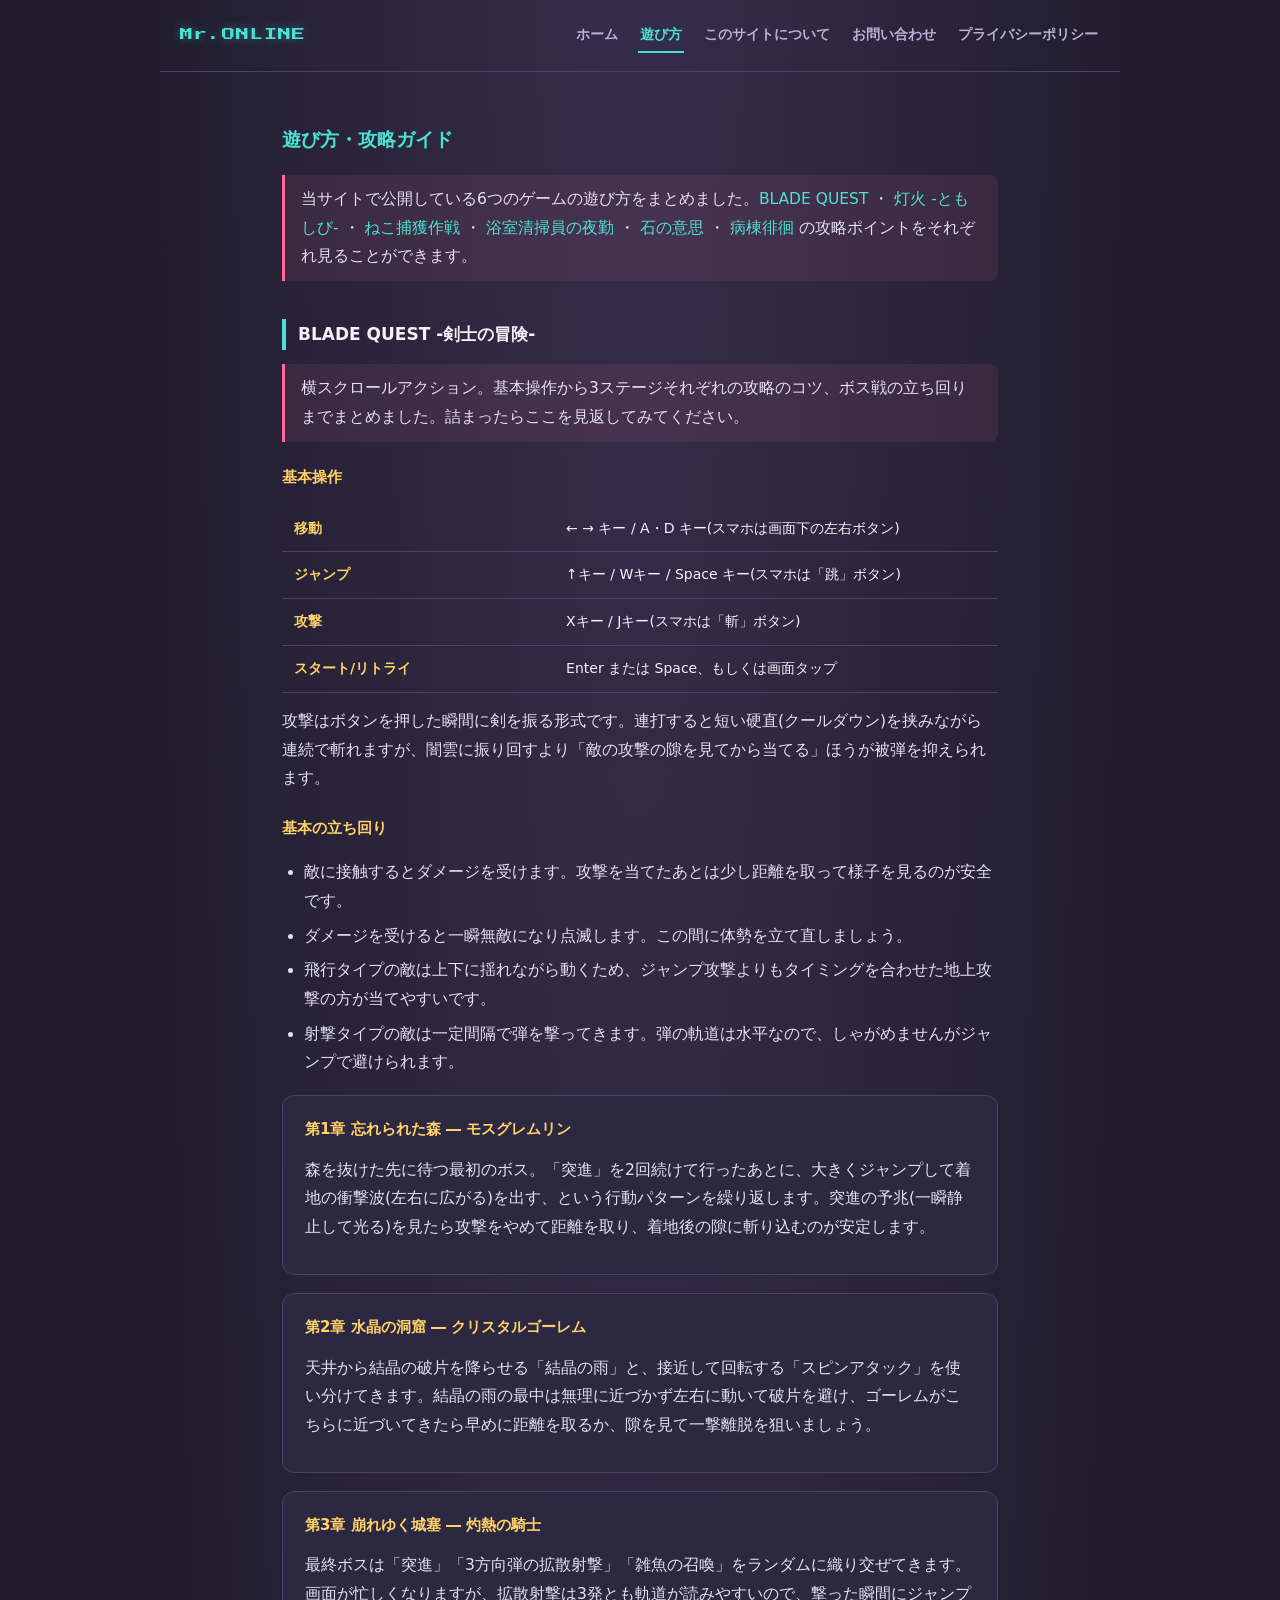
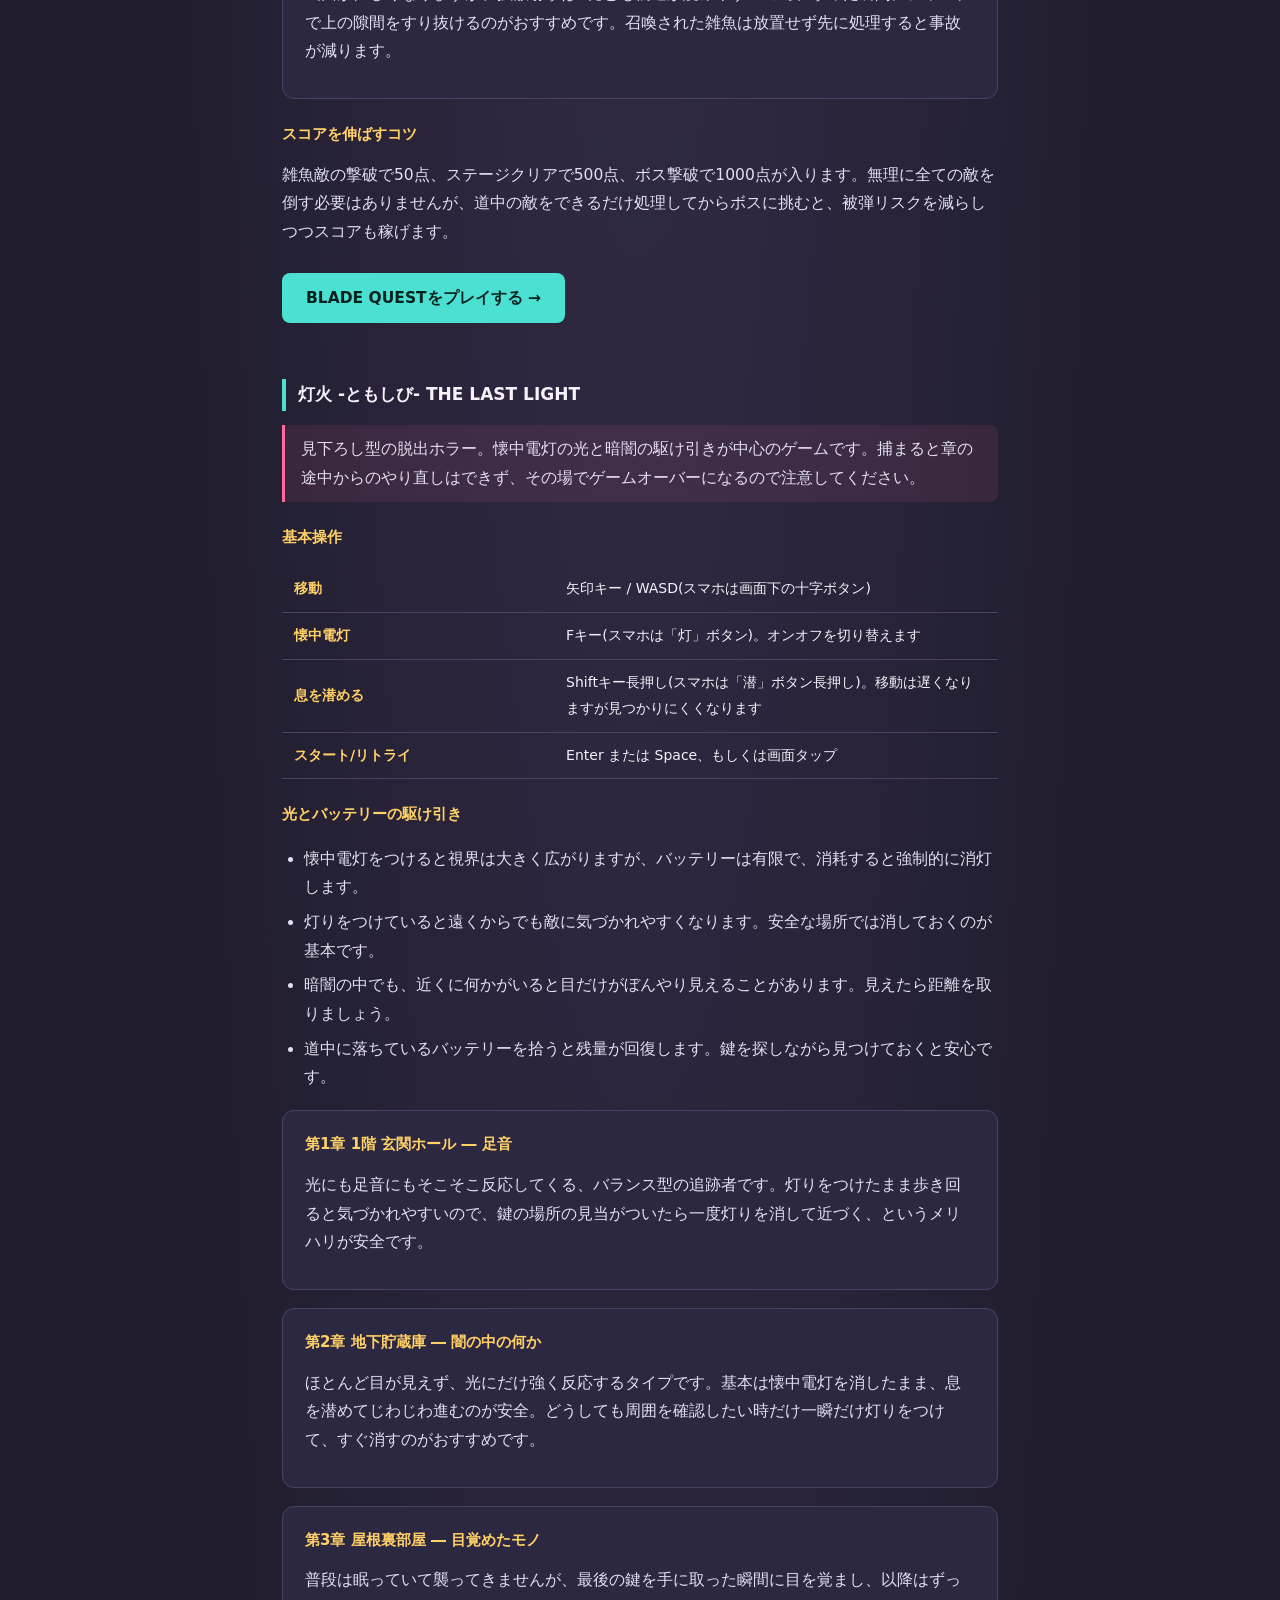
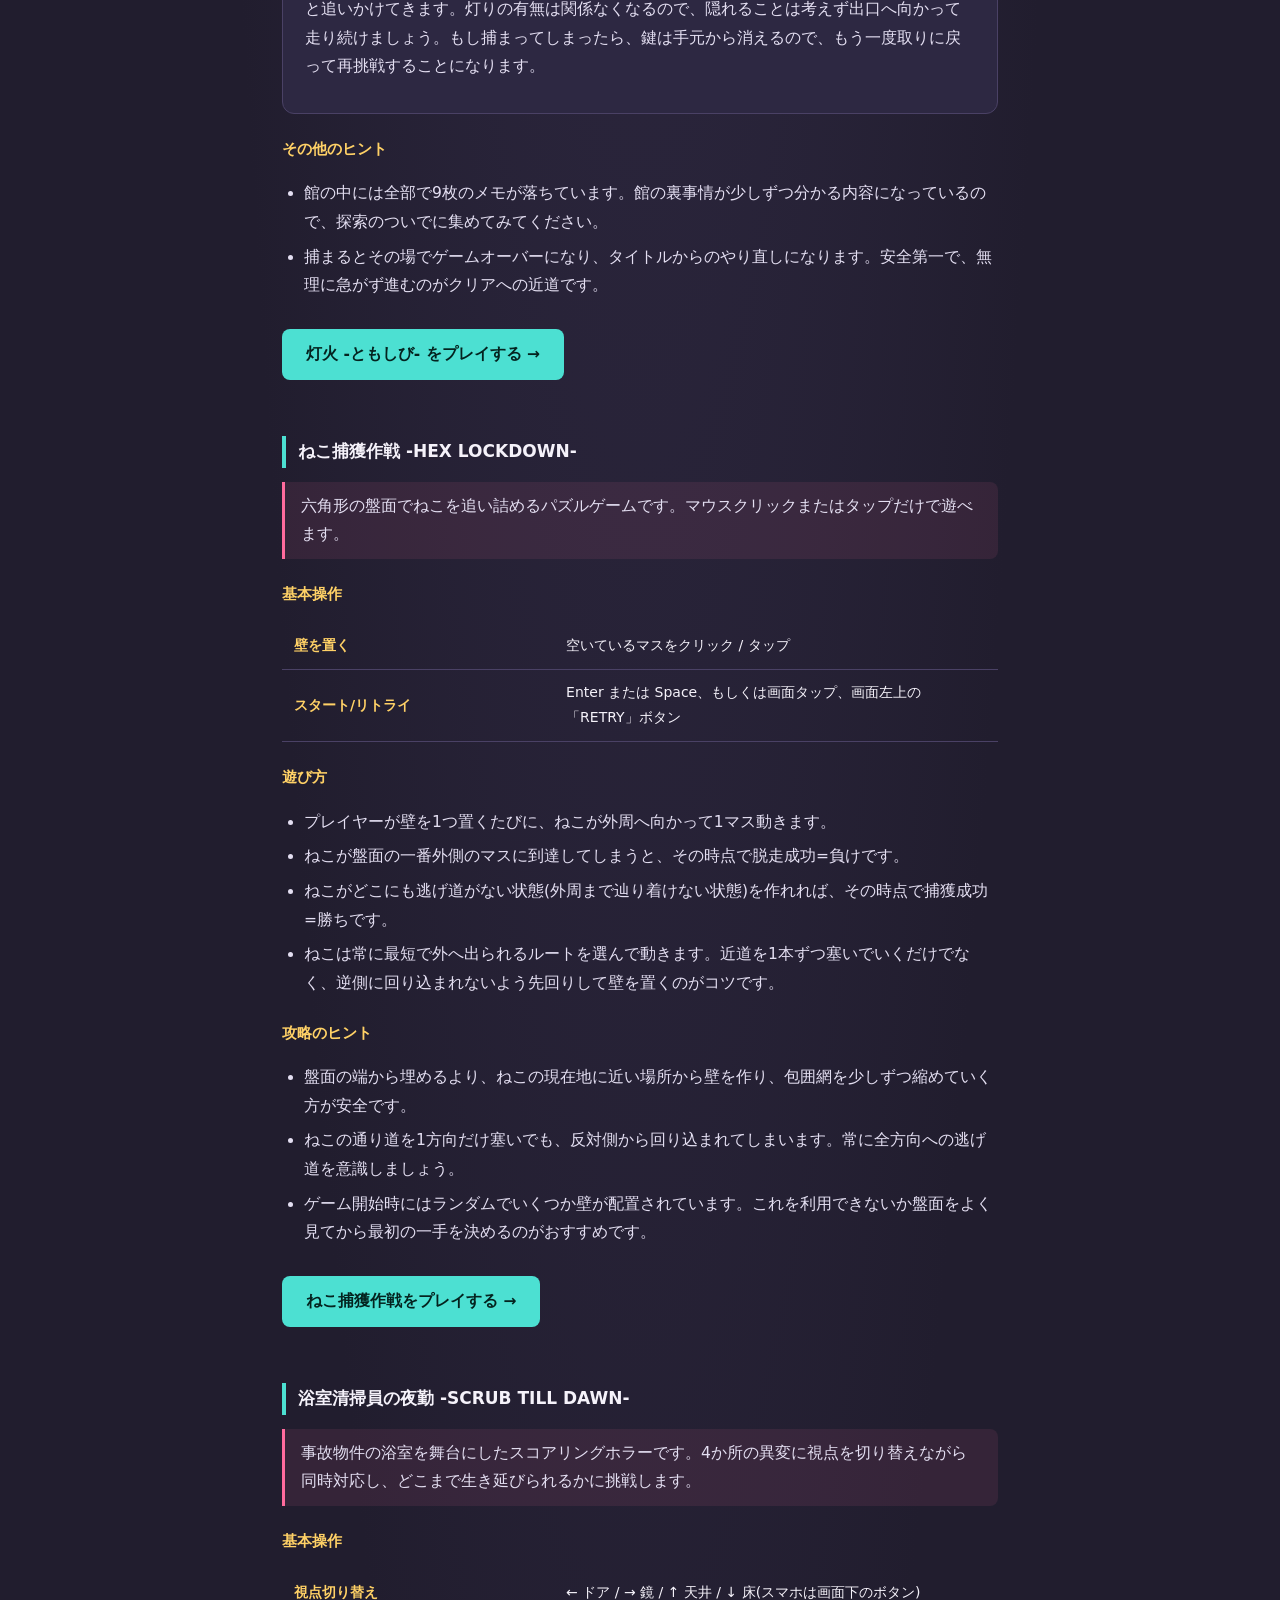
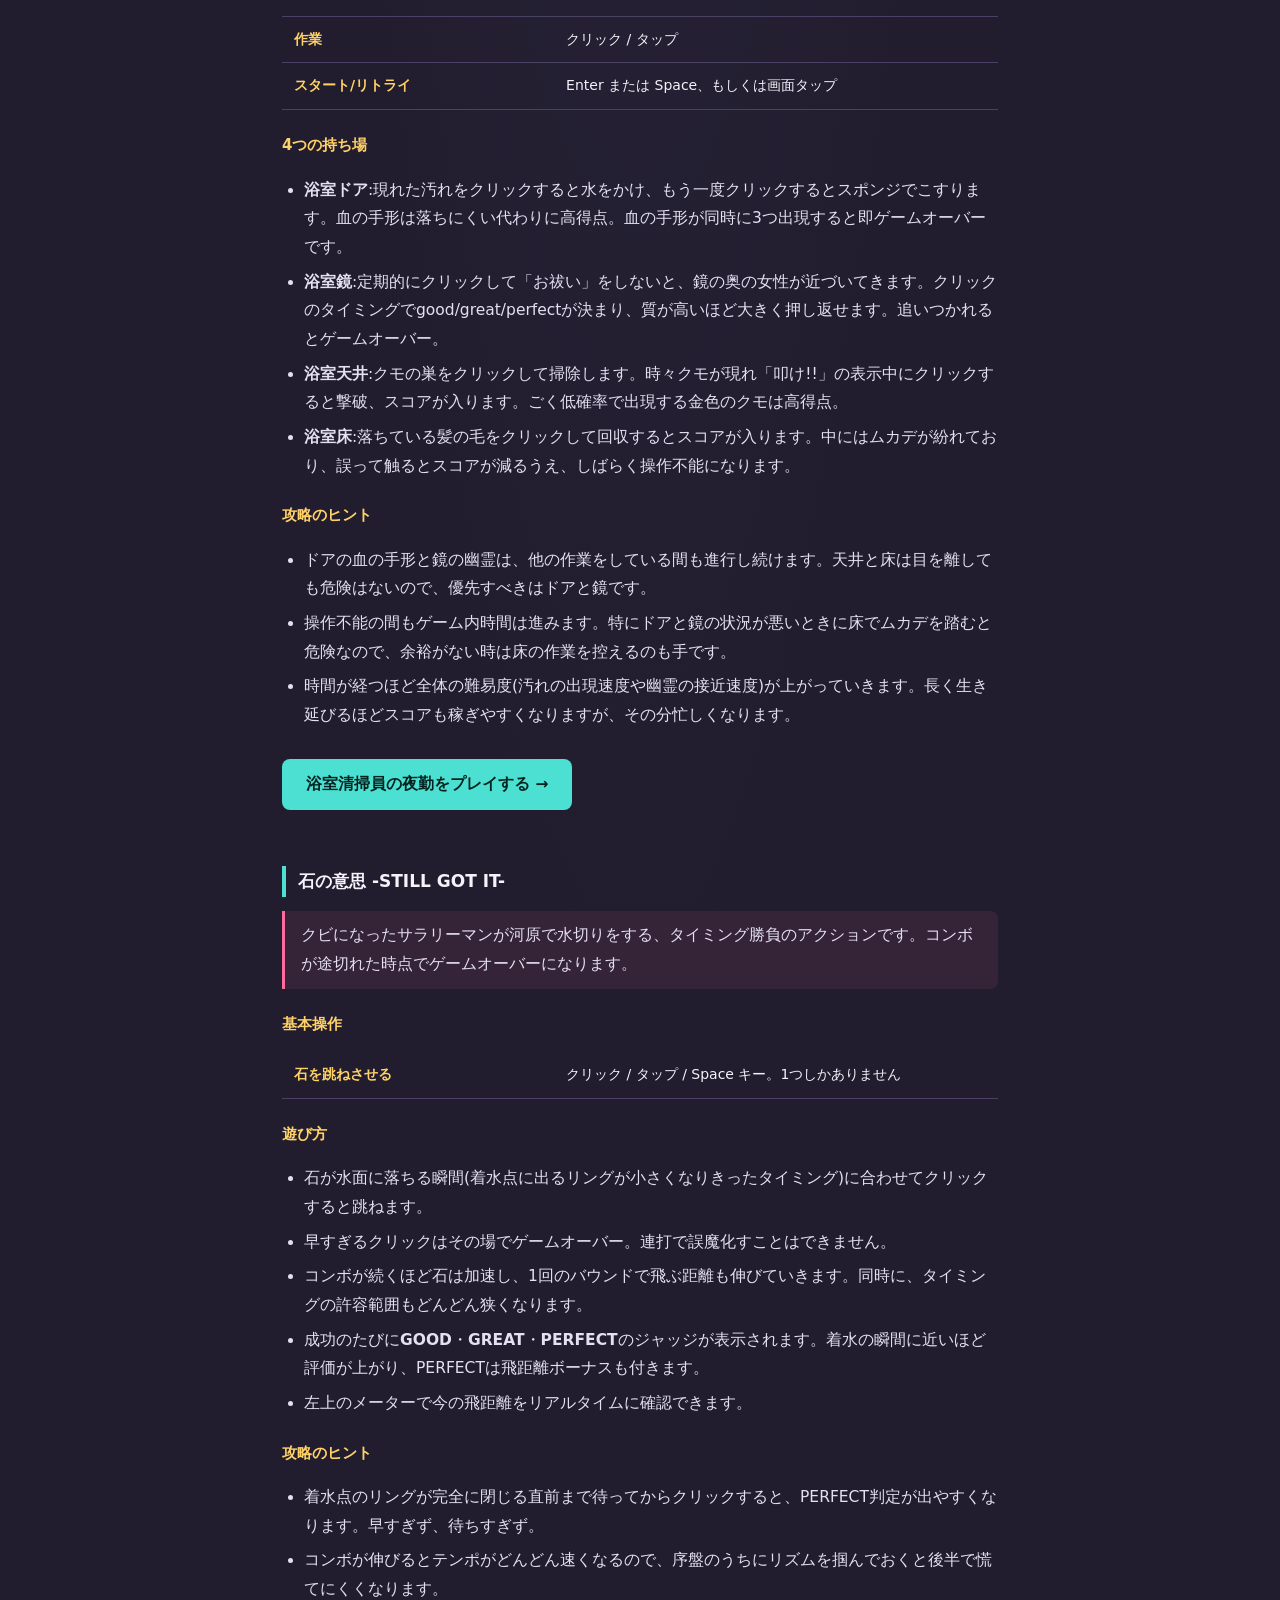
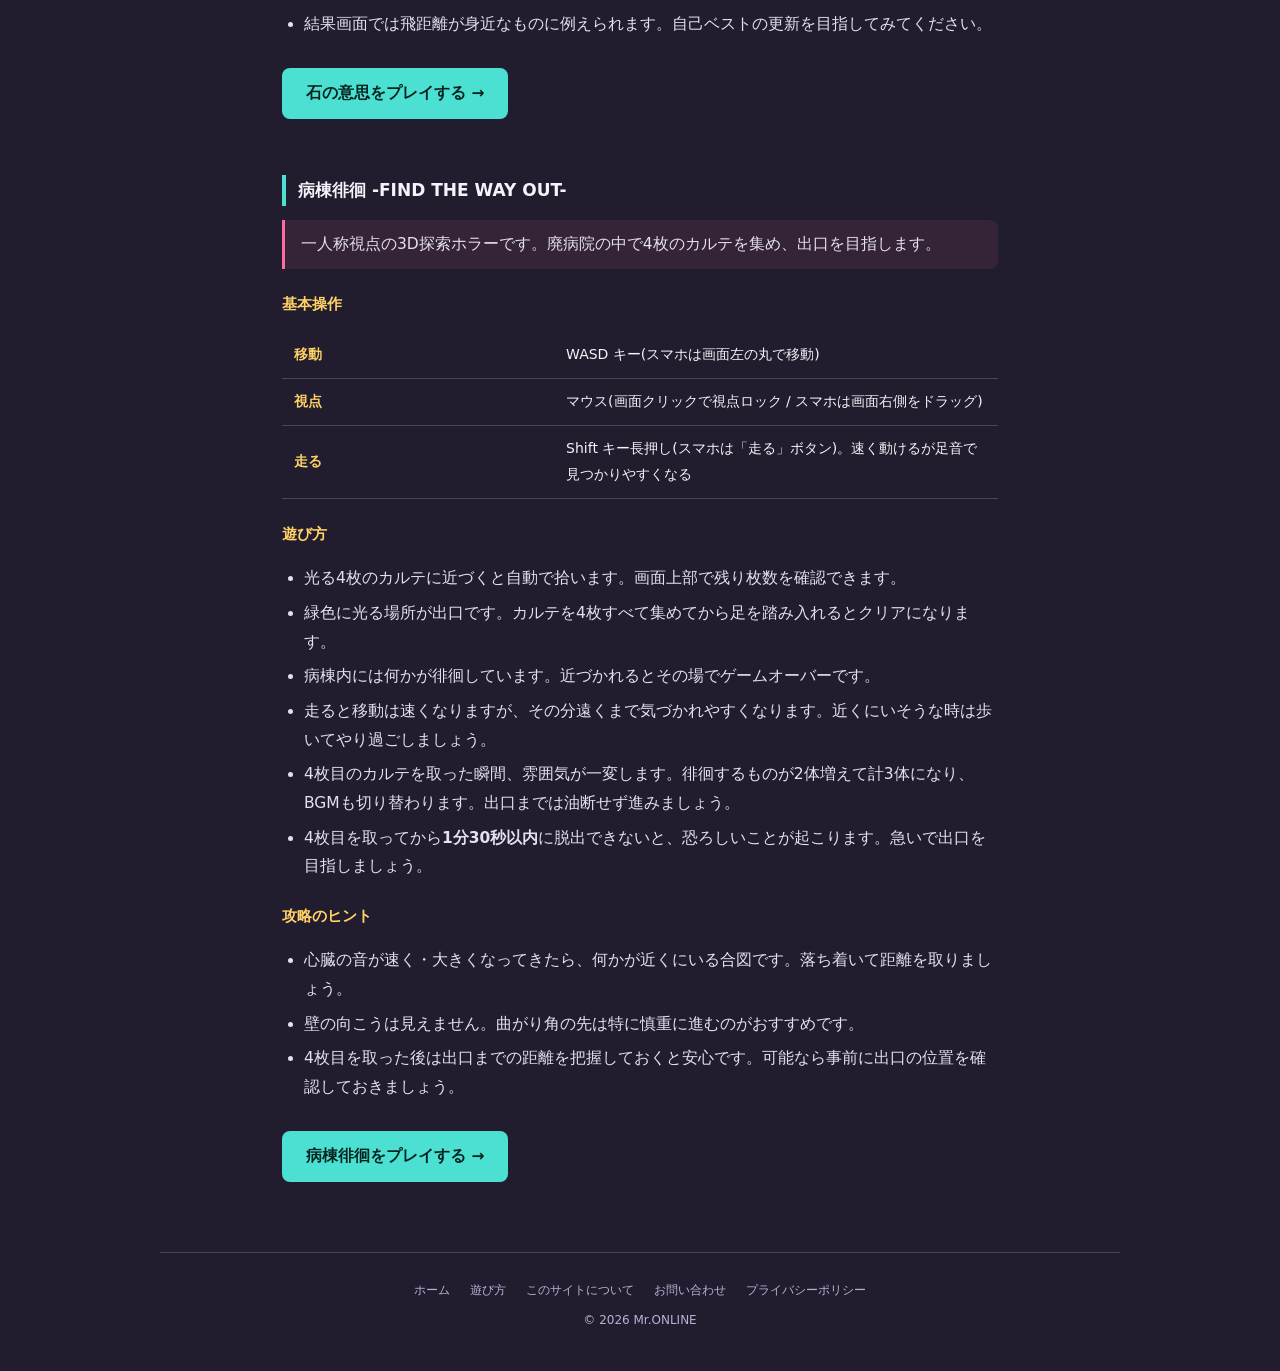
<file: play.html>
<!DOCTYPE html>
<html lang="ja">
<head>
  <script async src="https://pagead2.googlesyndication.com/pagead/js/adsbygoogle.js?client=ca-pub-4115378240812746"
     crossorigin="anonymous"></script>
<meta charset="UTF-8">
<meta name="viewport" content="width=device-width, initial-scale=1">
<title>遊び方・攻略ガイド | Mr.ONLINE</title>
<meta name="description" content="ブラウザゲーム「BLADE QUEST」「灯火 -ともしび-」「ねこ捕獲作戦」「浴室清掃員の夜勤」「石の意思」「病棟徘徊」の操作方法・攻略ポイントをまとめた遊び方ガイドです。">
<link rel="preconnect" href="https://fonts.googleapis.com">
<link rel="preconnect" href="https://fonts.gstatic.com" crossorigin>
<link href="https://fonts.googleapis.com/css2?family=Press+Start+2P&display=swap" rel="stylesheet">
<link rel="stylesheet" href="style.css">
</head>
<body>

<header class="site-header">
  <a class="site-title" href="index.html">Mr.ONLINE</a>
  <nav class="site-nav">
    <a href="index.html">ホーム</a>
    <a href="play.html" class="active">遊び方</a>
    <a href="about.html">このサイトについて</a>
    <a href="contact.html">お問い合わせ</a>
    <a href="privacy.html">プライバシーポリシー</a>
  </nav>
</header>

<main class="site-main">
  <h1>遊び方・攻略ガイド</h1>
  <p class="lead">当サイトで公開している6つのゲームの遊び方をまとめました。<a href="#blade-quest">BLADE QUEST</a> ・ <a href="#tomoshibi">灯火 -ともしび-</a> ・ <a href="#cattrap">ねこ捕獲作戦</a> ・ <a href="#nightshift">浴室清掃員の夜勤</a> ・ <a href="#ishinoishi">石の意思</a> ・ <a href="#byoutou">病棟徘徊</a> の攻略ポイントをそれぞれ見ることができます。</p>

  <h2 id="blade-quest">BLADE QUEST -剣士の冒険-</h2>
  <p class="lead">横スクロールアクション。基本操作から3ステージそれぞれの攻略のコツ、ボス戦の立ち回りまでまとめました。詰まったらここを見返してみてください。</p>

  <h3>基本操作</h3>
  <table class="info-table">
    <tr><th>移動</th><td>← → キー / A・D キー(スマホは画面下の左右ボタン)</td></tr>
    <tr><th>ジャンプ</th><td>↑キー / Wキー / Space キー(スマホは「跳」ボタン)</td></tr>
    <tr><th>攻撃</th><td>Xキー / Jキー(スマホは「斬」ボタン)</td></tr>
    <tr><th>スタート/リトライ</th><td>Enter または Space、もしくは画面タップ</td></tr>
  </table>
  <p>攻撃はボタンを押した瞬間に剣を振る形式です。連打すると短い硬直(クールダウン)を挟みながら連続で斬れますが、闇雲に振り回すより「敵の攻撃の隙を見てから当てる」ほうが被弾を抑えられます。</p>

  <h3>基本の立ち回り</h3>
  <ul>
    <li>敵に接触するとダメージを受けます。攻撃を当てたあとは少し距離を取って様子を見るのが安全です。</li>
    <li>ダメージを受けると一瞬無敵になり点滅します。この間に体勢を立て直しましょう。</li>
    <li>飛行タイプの敵は上下に揺れながら動くため、ジャンプ攻撃よりもタイミングを合わせた地上攻撃の方が当てやすいです。</li>
    <li>射撃タイプの敵は一定間隔で弾を撃ってきます。弾の軌道は水平なので、しゃがめませんがジャンプで避けられます。</li>
  </ul>

  <div class="card">
    <h3>第1章 忘れられた森 ― モスグレムリン</h3>
    <p>森を抜けた先に待つ最初のボス。「突進」を2回続けて行ったあとに、大きくジャンプして着地の衝撃波(左右に広がる)を出す、という行動パターンを繰り返します。突進の予兆(一瞬静止して光る)を見たら攻撃をやめて距離を取り、着地後の隙に斬り込むのが安定します。</p>
  </div>

  <div class="card">
    <h3>第2章 水晶の洞窟 ― クリスタルゴーレム</h3>
    <p>天井から結晶の破片を降らせる「結晶の雨」と、接近して回転する「スピンアタック」を使い分けてきます。結晶の雨の最中は無理に近づかず左右に動いて破片を避け、ゴーレムがこちらに近づいてきたら早めに距離を取るか、隙を見て一撃離脱を狙いましょう。</p>
  </div>

  <div class="card">
    <h3>第3章 崩れゆく城塞 ― 灼熱の騎士</h3>
    <p>最終ボスは「突進」「3方向弾の拡散射撃」「雑魚の召喚」をランダムに織り交ぜてきます。画面が忙しくなりますが、拡散射撃は3発とも軌道が読みやすいので、撃った瞬間にジャンプで上の隙間をすり抜けるのがおすすめです。召喚された雑魚は放置せず先に処理すると事故が減ります。</p>
  </div>

  <h3>スコアを伸ばすコツ</h3>
  <p>雑魚敵の撃破で50点、ステージクリアで500点、ボス撃破で1000点が入ります。無理に全ての敵を倒す必要はありませんが、道中の敵をできるだけ処理してからボスに挑むと、被弾リスクを減らしつつスコアも稼げます。</p>

  <a class="btn-primary" href="blade-quest.html">BLADE QUESTをプレイする →</a>

  <h2 id="tomoshibi" style="margin-top:56px;">灯火 -ともしび- THE LAST LIGHT</h2>
  <p class="lead">見下ろし型の脱出ホラー。懐中電灯の光と暗闇の駆け引きが中心のゲームです。捕まると章の途中からのやり直しはできず、その場でゲームオーバーになるので注意してください。</p>

  <h3>基本操作</h3>
  <table class="info-table">
    <tr><th>移動</th><td>矢印キー / WASD(スマホは画面下の十字ボタン)</td></tr>
    <tr><th>懐中電灯</th><td>Fキー(スマホは「灯」ボタン)。オンオフを切り替えます</td></tr>
    <tr><th>息を潜める</th><td>Shiftキー長押し(スマホは「潜」ボタン長押し)。移動は遅くなりますが見つかりにくくなります</td></tr>
    <tr><th>スタート/リトライ</th><td>Enter または Space、もしくは画面タップ</td></tr>
  </table>

  <h3>光とバッテリーの駆け引き</h3>
  <ul>
    <li>懐中電灯をつけると視界は大きく広がりますが、バッテリーは有限で、消耗すると強制的に消灯します。</li>
    <li>灯りをつけていると遠くからでも敵に気づかれやすくなります。安全な場所では消しておくのが基本です。</li>
    <li>暗闇の中でも、近くに何かがいると目だけがぼんやり見えることがあります。見えたら距離を取りましょう。</li>
    <li>道中に落ちているバッテリーを拾うと残量が回復します。鍵を探しながら見つけておくと安心です。</li>
  </ul>

  <div class="card">
    <h3>第1章 1階 玄関ホール ― 足音</h3>
    <p>光にも足音にもそこそこ反応してくる、バランス型の追跡者です。灯りをつけたまま歩き回ると気づかれやすいので、鍵の場所の見当がついたら一度灯りを消して近づく、というメリハリが安全です。</p>
  </div>

  <div class="card">
    <h3>第2章 地下貯蔵庫 ― 闇の中の何か</h3>
    <p>ほとんど目が見えず、光にだけ強く反応するタイプです。基本は懐中電灯を消したまま、息を潜めてじわじわ進むのが安全。どうしても周囲を確認したい時だけ一瞬だけ灯りをつけて、すぐ消すのがおすすめです。</p>
  </div>

  <div class="card">
    <h3>第3章 屋根裏部屋 ― 目覚めたモノ</h3>
    <p>普段は眠っていて襲ってきませんが、最後の鍵を手に取った瞬間に目を覚まし、以降はずっと追いかけてきます。灯りの有無は関係なくなるので、隠れることは考えず出口へ向かって走り続けましょう。もし捕まってしまったら、鍵は手元から消えるので、もう一度取りに戻って再挑戦することになります。</p>
  </div>

  <h3>その他のヒント</h3>
  <ul>
    <li>館の中には全部で9枚のメモが落ちています。館の裏事情が少しずつ分かる内容になっているので、探索のついでに集めてみてください。</li>
    <li>捕まるとその場でゲームオーバーになり、タイトルからのやり直しになります。安全第一で、無理に急がず進むのがクリアへの近道です。</li>
  </ul>

  <a class="btn-primary" href="tomoshibi.html">灯火 -ともしび- をプレイする →</a>

  <h2 id="cattrap" style="margin-top:56px;">ねこ捕獲作戦 -HEX LOCKDOWN-</h2>
  <p class="lead">六角形の盤面でねこを追い詰めるパズルゲームです。マウスクリックまたはタップだけで遊べます。</p>

  <h3>基本操作</h3>
  <table class="info-table">
    <tr><th>壁を置く</th><td>空いているマスをクリック / タップ</td></tr>
    <tr><th>スタート/リトライ</th><td>Enter または Space、もしくは画面タップ、画面左上の「RETRY」ボタン</td></tr>
  </table>

  <h3>遊び方</h3>
  <ul>
    <li>プレイヤーが壁を1つ置くたびに、ねこが外周へ向かって1マス動きます。</li>
    <li>ねこが盤面の一番外側のマスに到達してしまうと、その時点で脱走成功=負けです。</li>
    <li>ねこがどこにも逃げ道がない状態(外周まで辿り着けない状態)を作れれば、その時点で捕獲成功=勝ちです。</li>
    <li>ねこは常に最短で外へ出られるルートを選んで動きます。近道を1本ずつ塞いでいくだけでなく、逆側に回り込まれないよう先回りして壁を置くのがコツです。</li>
  </ul>

  <h3>攻略のヒント</h3>
  <ul>
    <li>盤面の端から埋めるより、ねこの現在地に近い場所から壁を作り、包囲網を少しずつ縮めていく方が安全です。</li>
    <li>ねこの通り道を1方向だけ塞いでも、反対側から回り込まれてしまいます。常に全方向への逃げ道を意識しましょう。</li>
    <li>ゲーム開始時にはランダムでいくつか壁が配置されています。これを利用できないか盤面をよく見てから最初の一手を決めるのがおすすめです。</li>
  </ul>

  <a class="btn-primary" href="cattrap.html">ねこ捕獲作戦をプレイする →</a>

  <h2 id="nightshift" style="margin-top:56px;">浴室清掃員の夜勤 -SCRUB TILL DAWN-</h2>
  <p class="lead">事故物件の浴室を舞台にしたスコアリングホラーです。4か所の異変に視点を切り替えながら同時対応し、どこまで生き延びられるかに挑戦します。</p>

  <h3>基本操作</h3>
  <table class="info-table">
    <tr><th>視点切り替え</th><td>← ドア / → 鏡 / ↑ 天井 / ↓ 床(スマホは画面下のボタン)</td></tr>
    <tr><th>作業</th><td>クリック / タップ</td></tr>
    <tr><th>スタート/リトライ</th><td>Enter または Space、もしくは画面タップ</td></tr>
  </table>

  <h3>4つの持ち場</h3>
  <ul>
    <li><b>浴室ドア</b>:現れた汚れをクリックすると水をかけ、もう一度クリックするとスポンジでこすります。血の手形は落ちにくい代わりに高得点。血の手形が同時に3つ出現すると即ゲームオーバーです。</li>
    <li><b>浴室鏡</b>:定期的にクリックして「お祓い」をしないと、鏡の奥の女性が近づいてきます。クリックのタイミングでgood/great/perfectが決まり、質が高いほど大きく押し返せます。追いつかれるとゲームオーバー。</li>
    <li><b>浴室天井</b>:クモの巣をクリックして掃除します。時々クモが現れ「叩け!!」の表示中にクリックすると撃破、スコアが入ります。ごく低確率で出現する金色のクモは高得点。</li>
    <li><b>浴室床</b>:落ちている髪の毛をクリックして回収するとスコアが入ります。中にはムカデが紛れており、誤って触るとスコアが減るうえ、しばらく操作不能になります。</li>
  </ul>

  <h3>攻略のヒント</h3>
  <ul>
    <li>ドアの血の手形と鏡の幽霊は、他の作業をしている間も進行し続けます。天井と床は目を離しても危険はないので、優先すべきはドアと鏡です。</li>
    <li>操作不能の間もゲーム内時間は進みます。特にドアと鏡の状況が悪いときに床でムカデを踏むと危険なので、余裕がない時は床の作業を控えるのも手です。</li>
    <li>時間が経つほど全体の難易度(汚れの出現速度や幽霊の接近速度)が上がっていきます。長く生き延びるほどスコアも稼ぎやすくなりますが、その分忙しくなります。</li>
  </ul>

  <a class="btn-primary" href="nightshift.html">浴室清掃員の夜勤をプレイする →</a>

  <h2 id="ishinoishi" style="margin-top:56px;">石の意思 -STILL GOT IT-</h2>
  <p class="lead">クビになったサラリーマンが河原で水切りをする、タイミング勝負のアクションです。コンボが途切れた時点でゲームオーバーになります。</p>

  <h3>基本操作</h3>
  <table class="info-table">
    <tr><th>石を跳ねさせる</th><td>クリック / タップ / Space キー。1つしかありません</td></tr>
  </table>

  <h3>遊び方</h3>
  <ul>
    <li>石が水面に落ちる瞬間(着水点に出るリングが小さくなりきったタイミング)に合わせてクリックすると跳ねます。</li>
    <li>早すぎるクリックはその場でゲームオーバー。連打で誤魔化すことはできません。</li>
    <li>コンボが続くほど石は加速し、1回のバウンドで飛ぶ距離も伸びていきます。同時に、タイミングの許容範囲もどんどん狭くなります。</li>
    <li>成功のたびに<b>GOOD</b>・<b>GREAT</b>・<b>PERFECT</b>のジャッジが表示されます。着水の瞬間に近いほど評価が上がり、PERFECTは飛距離ボーナスも付きます。</li>
    <li>左上のメーターで今の飛距離をリアルタイムに確認できます。</li>
  </ul>

  <h3>攻略のヒント</h3>
  <ul>
    <li>着水点のリングが完全に閉じる直前まで待ってからクリックすると、PERFECT判定が出やすくなります。早すぎず、待ちすぎず。</li>
    <li>コンボが伸びるとテンポがどんどん速くなるので、序盤のうちにリズムを掴んでおくと後半で慌てにくくなります。</li>
    <li>結果画面では飛距離が身近なものに例えられます。自己ベストの更新を目指してみてください。</li>
  </ul>

  <a class="btn-primary" href="ishinoishi.html">石の意思をプレイする →</a>

  <h2 id="byoutou" style="margin-top:56px;">病棟徘徊 -FIND THE WAY OUT-</h2>
  <p class="lead">一人称視点の3D探索ホラーです。廃病院の中で4枚のカルテを集め、出口を目指します。</p>

  <h3>基本操作</h3>
  <table class="info-table">
    <tr><th>移動</th><td>WASD キー(スマホは画面左の丸で移動)</td></tr>
    <tr><th>視点</th><td>マウス(画面クリックで視点ロック / スマホは画面右側をドラッグ)</td></tr>
    <tr><th>走る</th><td>Shift キー長押し(スマホは「走る」ボタン)。速く動けるが足音で見つかりやすくなる</td></tr>
  </table>

  <h3>遊び方</h3>
  <ul>
    <li>光る4枚のカルテに近づくと自動で拾います。画面上部で残り枚数を確認できます。</li>
    <li>緑色に光る場所が出口です。カルテを4枚すべて集めてから足を踏み入れるとクリアになります。</li>
    <li>病棟内には何かが徘徊しています。近づかれるとその場でゲームオーバーです。</li>
    <li>走ると移動は速くなりますが、その分遠くまで気づかれやすくなります。近くにいそうな時は歩いてやり過ごしましょう。</li>
    <li>4枚目のカルテを取った瞬間、雰囲気が一変します。徘徊するものが2体増えて計3体になり、BGMも切り替わります。出口までは油断せず進みましょう。</li>
    <li>4枚目を取ってから<b>1分30秒以内</b>に脱出できないと、恐ろしいことが起こります。急いで出口を目指しましょう。</li>
  </ul>

  <h3>攻略のヒント</h3>
  <ul>
    <li>心臓の音が速く・大きくなってきたら、何かが近くにいる合図です。落ち着いて距離を取りましょう。</li>
    <li>壁の向こうは見えません。曲がり角の先は特に慎重に進むのがおすすめです。</li>
    <li>4枚目を取った後は出口までの距離を把握しておくと安心です。可能なら事前に出口の位置を確認しておきましょう。</li>
  </ul>

  <a class="btn-primary" href="byoutou.html">病棟徘徊をプレイする →</a>
</main>

<footer class="site-footer">
  <div class="footer-links">
    <a href="index.html">ホーム</a>
    <a href="play.html">遊び方</a>
    <a href="about.html">このサイトについて</a>
    <a href="contact.html">お問い合わせ</a>
    <a href="privacy.html">プライバシーポリシー</a>
  </div>
  &copy; <span id="year"></span> Mr.ONLINE
</footer>
<script>document.getElementById('year').textContent = new Date().getFullYear();</script>
</body>
</html>
</file>
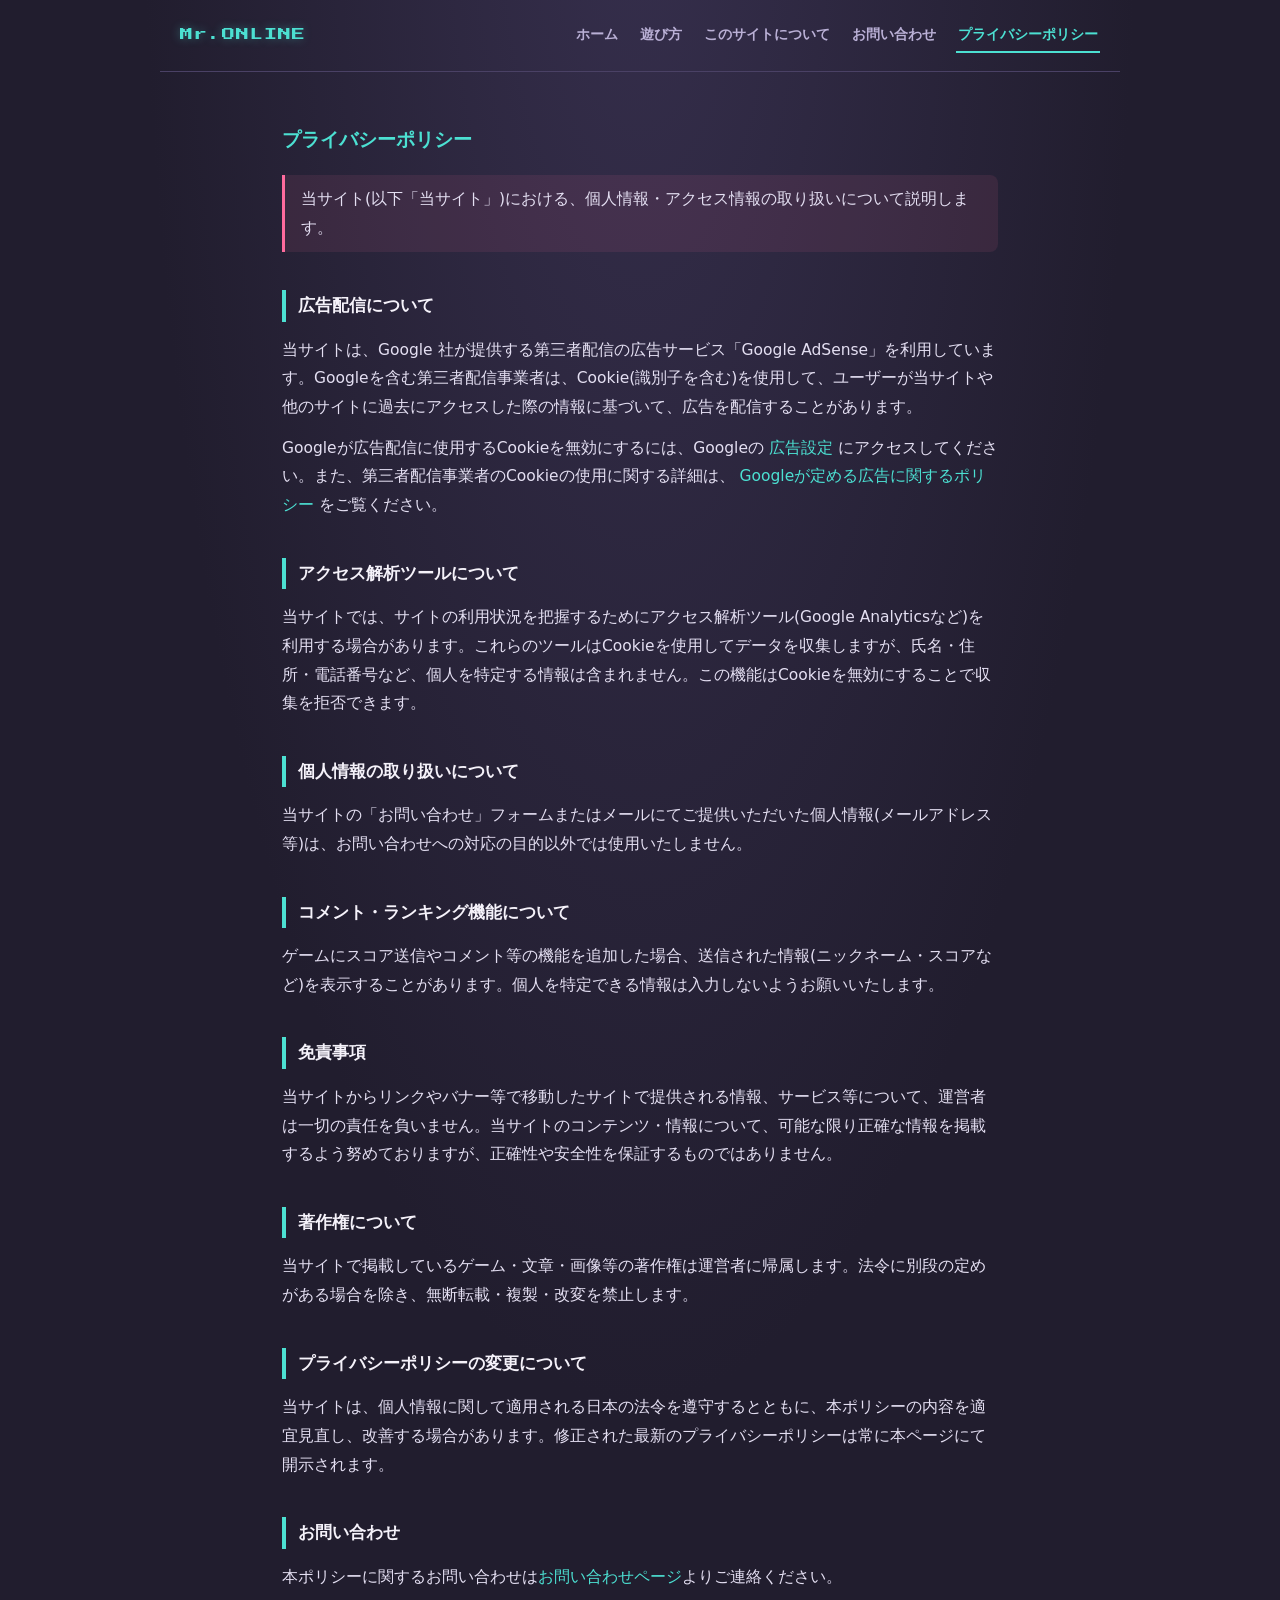
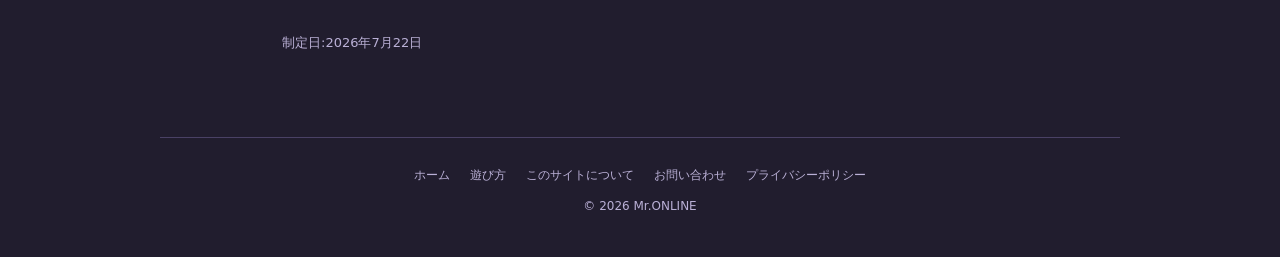
<file: privacy.html>
<!DOCTYPE html>
<html lang="ja">
<head>
  <script async src="https://pagead2.googlesyndication.com/pagead/js/adsbygoogle.js?client=ca-pub-4115378240812746"
     crossorigin="anonymous"></script>
<meta charset="UTF-8">
<meta name="viewport" content="width=device-width, initial-scale=1">
<title>プライバシーポリシー | Mr.ONLINE</title>
<meta name="description" content="BLADE QUESTのプライバシーポリシー。広告配信、Cookieの利用について説明しています。">
<link rel="preconnect" href="https://fonts.googleapis.com">
<link rel="preconnect" href="https://fonts.gstatic.com" crossorigin>
<link href="https://fonts.googleapis.com/css2?family=Press+Start+2P&display=swap" rel="stylesheet">
<link rel="stylesheet" href="style.css">
</head>
<body>

<header class="site-header">
  <a class="site-title" href="index.html">Mr.ONLINE</a>
  <nav class="site-nav">
    <a href="index.html">ホーム</a>
    <a href="play.html">遊び方</a>
    <a href="about.html">このサイトについて</a>
    <a href="contact.html">お問い合わせ</a>
    <a href="privacy.html" class="active">プライバシーポリシー</a>
  </nav>
</header>

<main class="site-main">
  <h1>プライバシーポリシー</h1>
  <p class="lead">
    当サイト(以下「当サイト」)における、個人情報・アクセス情報の取り扱いについて説明します。
  </p>

  <h2>広告配信について</h2>
  <p>
    当サイトは、Google 社が提供する第三者配信の広告サービス「Google AdSense」を利用しています。Googleを含む第三者配信事業者は、Cookie(識別子を含む)を使用して、ユーザーが当サイトや他のサイトに過去にアクセスした際の情報に基づいて、広告を配信することがあります。
  </p>
  <p>
    Googleが広告配信に使用するCookieを無効にするには、Googleの
    <a href="https://adssettings.google.com/" target="_blank" rel="noopener">広告設定</a>
    にアクセスしてください。また、第三者配信事業者のCookieの使用に関する詳細は、
    <a href="https://policies.google.com/technologies/ads?hl=ja" target="_blank" rel="noopener">Googleが定める広告に関するポリシー</a>
    をご覧ください。
  </p>

  <h2>アクセス解析ツールについて</h2>
  <p>
    当サイトでは、サイトの利用状況を把握するためにアクセス解析ツール(Google Analyticsなど)を利用する場合があります。これらのツールはCookieを使用してデータを収集しますが、氏名・住所・電話番号など、個人を特定する情報は含まれません。この機能はCookieを無効にすることで収集を拒否できます。
  </p>

  <h2>個人情報の取り扱いについて</h2>
  <p>
    当サイトの「お問い合わせ」フォームまたはメールにてご提供いただいた個人情報(メールアドレス等)は、お問い合わせへの対応の目的以外では使用いたしません。
  </p>

  <h2>コメント・ランキング機能について</h2>
  <p>
    ゲームにスコア送信やコメント等の機能を追加した場合、送信された情報(ニックネーム・スコアなど)を表示することがあります。個人を特定できる情報は入力しないようお願いいたします。
  </p>

  <h2>免責事項</h2>
  <p>
    当サイトからリンクやバナー等で移動したサイトで提供される情報、サービス等について、運営者は一切の責任を負いません。当サイトのコンテンツ・情報について、可能な限り正確な情報を掲載するよう努めておりますが、正確性や安全性を保証するものではありません。
  </p>

  <h2>著作権について</h2>
  <p>
    当サイトで掲載しているゲーム・文章・画像等の著作権は運営者に帰属します。法令に別段の定めがある場合を除き、無断転載・複製・改変を禁止します。
  </p>

  <h2>プライバシーポリシーの変更について</h2>
  <p>
    当サイトは、個人情報に関して適用される日本の法令を遵守するとともに、本ポリシーの内容を適宜見直し、改善する場合があります。修正された最新のプライバシーポリシーは常に本ページにて開示されます。
  </p>

  <h2>お問い合わせ</h2>
  <p>
    本ポリシーに関するお問い合わせは<a href="contact.html">お問い合わせページ</a>よりご連絡ください。
  </p>

  <p style="color:var(--sub);font-size:13px;margin-top:40px;">制定日:2026年7月22日</p>
</main>

<footer class="site-footer">
  <div class="footer-links">
    <a href="index.html">ホーム</a>
    <a href="play.html">遊び方</a>
    <a href="about.html">このサイトについて</a>
    <a href="contact.html">お問い合わせ</a>
    <a href="privacy.html">プライバシーポリシー</a>
  </div>
  &copy; <span id="year"></span> Mr.ONLINE
</footer>
<script>document.getElementById('year').textContent = new Date().getFullYear();</script>
</body>
</html>
</file>
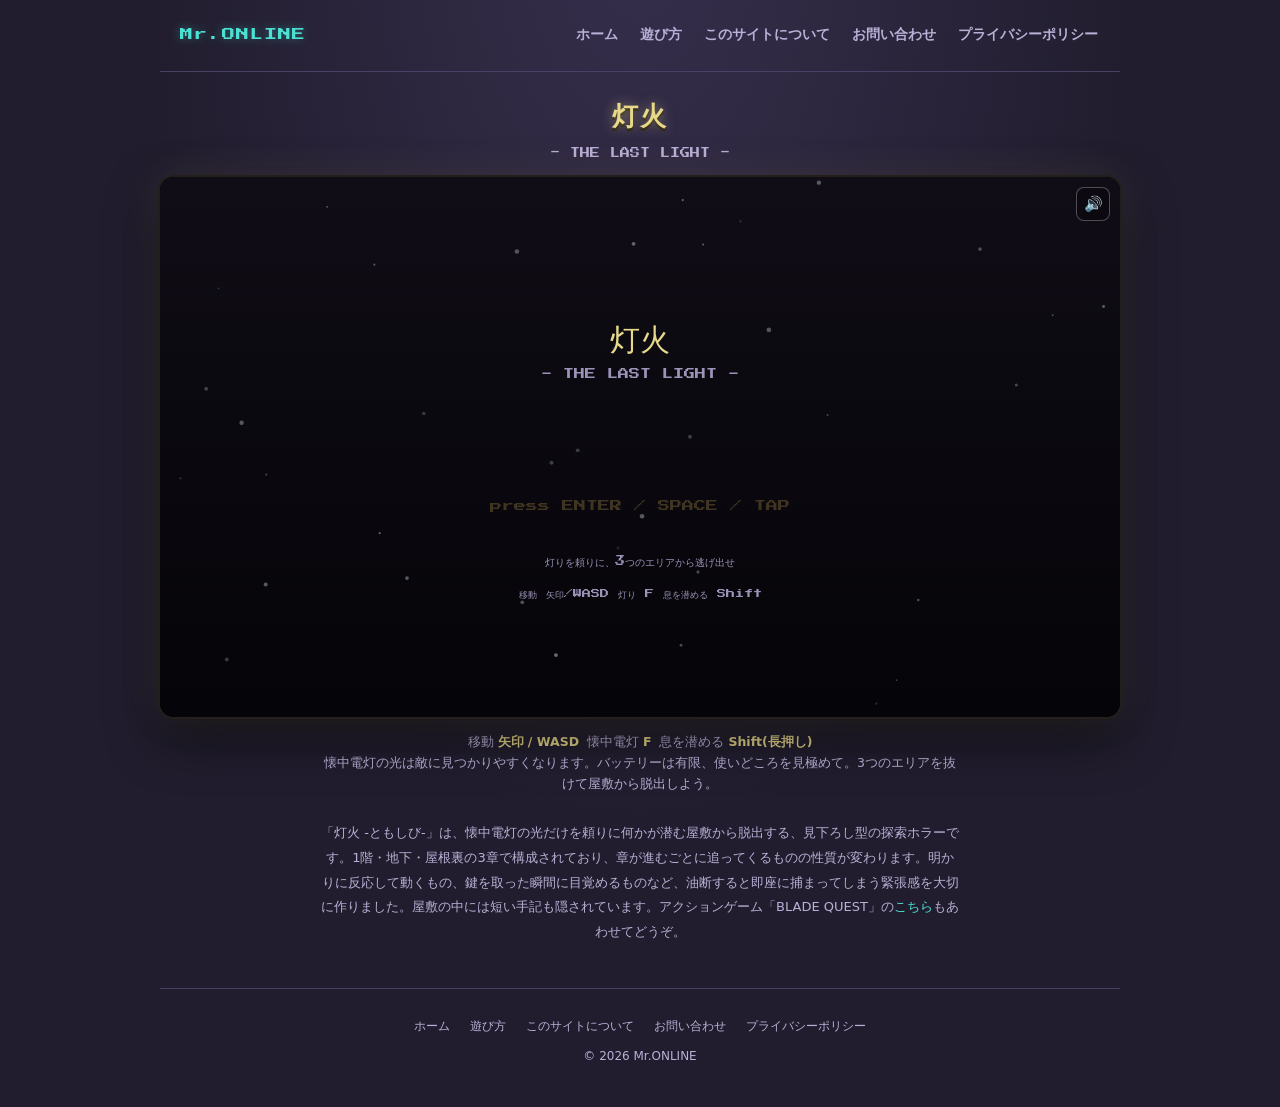
<file: tomoshibi.html>
<!DOCTYPE html>
<html lang="ja">
<head>
  <script async src="https://pagead2.googlesyndication.com/pagead/js/adsbygoogle.js?client=ca-pub-4115378240812746"
     crossorigin="anonymous"></script>
<meta charset="UTF-8">
<meta name="viewport" content="width=device-width, initial-scale=1, maximum-scale=1, user-scalable=no">
<title>灯火 -ともしび- THE LAST LIGHT</title>
<meta name="description" content="無料で遊べるブラウザ用ホラー脱出ゲーム「灯火 -ともしび-」。懐中電灯の光だけを頼りに、何かが潜む屋敷の3つのエリアから脱出しよう。">
<link rel="preconnect" href="https://fonts.googleapis.com">
<link rel="preconnect" href="https://fonts.gstatic.com" crossorigin>
<link href="https://fonts.googleapis.com/css2?family=Press+Start+2P&display=swap" rel="stylesheet">
<link rel="stylesheet" href="style.css">
<style>
  #game-page{ display:flex; flex-direction:column; align-items:center; gap:14px; padding:6px 14px 30px; }
  #game-page h1.game-title{
    font-family:'Press Start 2P', monospace; font-size:clamp(16px,3.4vw,26px);
    color:#e8d98a; text-shadow:0 0 12px rgba(232,217,138,0.5), 0 3px 0 #2a2210;
    letter-spacing:2px; margin:10px 0 -6px;
  }
  #game-page .game-subtitle{ font-family:'Press Start 2P', monospace; font-size:10px; color:var(--sub); }
  #game-wrap{
    position:relative; width:100%; max-width:960px; aspect-ratio:16/9;
    border-radius:14px; overflow:hidden;
    box-shadow:0 0 0 2px #241f1a, 0 0 40px rgba(232,217,138,0.12), 0 20px 50px rgba(0,0,0,0.6);
    background:#020103;
  }
  #tcanvas{ width:100%; height:100%; display:block; }
  #btn-mute{
    position:absolute;top:10px;right:10px;width:34px;height:34px;border-radius:8px;
    border:1px solid rgba(234,230,245,0.3);background:rgba(10,8,14,0.6);color:var(--text);
    font-size:15px;display:flex;align-items:center;justify-content:center;cursor:pointer;z-index:6;
    -webkit-tap-highlight-color:transparent;
  }
  #touch-controls{ position:absolute; inset:0; display:none; pointer-events:none; }
  .dpad{ position:absolute; left:12px; bottom:12px; width:168px; height:168px; pointer-events:auto; }
  .dpad button{
    position:absolute; width:54px; height:54px; border-radius:12px;
    border:2px solid rgba(234,230,245,0.3); background:rgba(10,8,14,0.55); color:var(--text);
    font-size:18px; -webkit-tap-highlight-color:transparent;
  }
  .dpad button:active{ background:rgba(232,217,138,0.35); }
  #dp-up{ left:57px; top:0; }
  #dp-down{ left:57px; top:112px; }
  #dp-left{ left:0; top:57px; }
  #dp-right{ left:114px; top:57px; }
  .action-side{ position:absolute; right:12px; bottom:12px; display:flex; gap:10px; pointer-events:auto; }
  .action-btn{
    width:62px;height:62px;border-radius:50%;
    border:2px solid rgba(232,217,138,0.5); background:rgba(10,8,14,0.55); color:var(--text);
    font-family:'Press Start 2P', monospace; font-size:11px;
    display:flex;align-items:center;justify-content:center; -webkit-tap-highlight-color:transparent;
  }
  .action-btn:active{ background:rgba(232,217,138,0.35); }
  @media (pointer:coarse){ #touch-controls{ display:block; } }
  .hint2{
    font-family:system-ui,-apple-system,"Hiragino Kaku Gothic ProN",sans-serif; font-size:12.5px;
    color:var(--sub); text-align:center; line-height:1.7; max-width:640px;
  }
  .hint2 b{ color:#e8d98a; }
  .rotate-hint2{
    display:none; position:fixed; inset:0; background:var(--bg); color:var(--text); z-index:50;
    flex-direction:column; align-items:center; justify-content:center;
    font-family:'Press Start 2P', monospace; font-size:13px; text-align:center; gap:16px; padding:20px;
  }
  @media (max-width:760px) and (orientation:portrait){
    .rotate-hint2{ display:flex; }
    #game-page{ display:none; }
  }
</style>
</head>
<body>

<div class="rotate-hint2">
  <div>📱 ⟳</div>
  <div>端末を横向きにしてください</div>
  <div style="font-size:9px;color:#9b93b8;">ROTATE YOUR DEVICE</div>
</div>

<header class="site-header">
  <a class="site-title" href="index.html">Mr.ONLINE</a>
  <nav class="site-nav">
    <a href="index.html">ホーム</a>
    <a href="play.html">遊び方</a>
    <a href="about.html">このサイトについて</a>
    <a href="contact.html">お問い合わせ</a>
    <a href="privacy.html">プライバシーポリシー</a>
  </nav>
</header>

<div id="game-page">
  <h1 class="game-title">灯火</h1>
  <div class="game-subtitle">- THE LAST LIGHT -</div>

  <div id="game-wrap">
    <canvas id="tcanvas" width="960" height="540"></canvas>
    <button id="btn-mute" title="音を消す/戻す">🔊</button>
    <div id="touch-controls">
      <div class="dpad">
        <button id="dp-up">▲</button>
        <button id="dp-down">▼</button>
        <button id="dp-left">◀</button>
        <button id="dp-right">▶</button>
      </div>
      <div class="action-side">
        <button id="btn-light" class="action-btn">灯</button>
        <button id="btn-breath" class="action-btn">潜</button>
      </div>
    </div>
  </div>

  <div class="hint2">
    移動 <b>矢印 / WASD</b>&nbsp;&nbsp;懐中電灯 <b>F</b>&nbsp;&nbsp;息を潜める <b>Shift(長押し)</b><br>
    懐中電灯の光は敵に見つかりやすくなります。バッテリーは有限、使いどころを見極めて。3つのエリアを抜けて屋敷から脱出しよう。
  </div>

  <div style="max-width:640px;text-align:center;">
    <p style="font-size:13px;color:var(--sub);line-height:1.9;">
      「灯火 -ともしび-」は、懐中電灯の光だけを頼りに何かが潜む屋敷から脱出する、見下ろし型の探索ホラーです。1階・地下・屋根裏の3章で構成されており、章が進むごとに追ってくるものの性質が変わります。明かりに反応して動くもの、鍵を取った瞬間に目覚めるものなど、油断すると即座に捕まってしまう緊張感を大切に作りました。屋敷の中には短い手記も隠されています。アクションゲーム「BLADE QUEST」の<a href="blade-quest.html">こちら</a>もあわせてどうぞ。
    </p>
  </div>
</div>

<footer class="site-footer">
  <div class="footer-links">
    <a href="index.html">ホーム</a>
    <a href="play.html">遊び方</a>
    <a href="about.html">このサイトについて</a>
    <a href="contact.html">お問い合わせ</a>
    <a href="privacy.html">プライバシーポリシー</a>
  </div>
  &copy; <span id="year-t"></span> Mr.ONLINE
</footer>
<script>document.getElementById('year-t').textContent = new Date().getFullYear();</script>

<script>
(function(){
"use strict";

// ============================================================
// 基本設定
// ============================================================
const canvas = document.getElementById('tcanvas');
const ctx = canvas.getContext('2d');
const W = canvas.width, H = canvas.height;

const TILE = 104;
const WALL_T = 16;
const CELLS_X = 11, CELLS_Y = 8;
const WORLD_W = CELLS_X*TILE, WORLD_H = CELLS_Y*TILE;

const PLAYER_SPEED = 2.7;
const BREATH_SPEED = 1.3;
const CATCH_RADIUS = 30;
const NEAR_RADIUS = 50;
const CONE_RADIUS_ON = 230;
const CONE_HALF_ANGLE = 0.58;
const BATTERY_DRAIN_PER_SEC = 4.5;
const BATTERY_PICKUP = 32;
const EYE_RANGE = 360;

const DETECTION = {
  balanced:{ lightOn:260, darkMove:100, darkStill:40 },
  blind:{ lightOn:320, darkMove:58, darkStill:20 }
};
const SPEEDS = { balanced:2.0, blind:1.9, climax:2.35 };

function clamp(v,a,b){ return v<a?a:(v>b?b:v); }
function dist(a,b){ return Math.hypot(a.x-b.x, a.y-b.y); }
function pickRandom(arr){ return arr[Math.floor(Math.random()*arr.length)]; }
function rr(x,y,w,h,r){
  if (w<2*r) r=w/2; if (h<2*r) r=h/2;
  ctx.beginPath();
  ctx.moveTo(x+r,y);
  ctx.arcTo(x+w,y,x+w,y+h,r);
  ctx.arcTo(x+w,y+h,x,y+h,r);
  ctx.arcTo(x,y+h,x,y,r);
  ctx.arcTo(x,y,x+w,y,r);
  ctx.closePath();
}
function rectsOverlap(a,b){
  return a.x < b.x+b.w && a.x+a.w > b.x && a.y < b.y+b.h && a.y+a.h > b.y;
}

// ============================================================
// 章(チャプター)定義
// ============================================================
const CHAPTERS = [
  {
    key:'floor1', name:'第1章 1階 玄関ホール', mode:'balanced',
    floorColor:'#1c1712', wallColor:'#3a2e22', entityTint:'#241d18', eyeColor:'#e8d98a',
    notes:[
      'この家に越してきてから、夜になると廊下から足音が聞こえる。子供は皆出て行った。物音の主に心当たりはない。',
      '郵便受けに届いた手紙には差出人の名前がなかった。ただ一言、「灯りを消すな」とだけ書かれていた。',
      '母が言っていた。「この家には、まだ誰かがいる」と。母はもうこの家にはいない。'
    ]
  },
  {
    key:'basement', name:'第2章 地下貯蔵庫', mode:'blind',
    floorColor:'#12151a', wallColor:'#262b33', entityTint:'#0d1014', eyeColor:'#8fd6ff',
    notes:[
      '地下室の鍵は祖父の代から誰も持ち出したことがない。理由を聞くと、皆口をつぐんだ。',
      '貯蔵庫の奥の壁に、爪で引っかいたような跡がある。内側からのものだった。',
      '光を嫌う、と祖父の日記にはあった。だから懐中電灯は消して歩け、と。'
    ]
  },
  {
    key:'attic', name:'第3章 屋根裏部屋', mode:'climax',
    floorColor:'#1a1512', wallColor:'#33271f', entityTint:'#241010', eyeColor:'#ff5c4d',
    notes:[
      '屋根裏には誰も上げなかった。子供の頃、一度だけ覗いた天井裏の暗闇を今でも覚えている。',
      '最後の鍵は屋根裏にあるという。だが、それを取りに行った者は誰も戻ってこなかった。',
      'もし目を覚まさせてしまったら、走れ。振り返らずに、光の方へ。'
    ]
  }
];

// ============================================================
// グローバル状態
// ============================================================
let state = 'TITLE'; // TITLE, INTRO, PLAYING, CHAPTERCLEAR, ENDING
let chapterIdx = 0;
let chapterCfg = null;
let maze = null;
let solids = [];
let player = null;
let entity = null;
let keysArr = [], batteriesArr = [], notesArr = [];
let exitPos = null;
let camera = { x:0, y:0 };

let introTimer = 0;
let chapterClearTimer = 0;
let scareTimer = 0;
let noteText = null;
let toastText = '';
let toastTimer = 0;

let totalNotesFound = 0;
let totalCatches = 0;
let pendingGameOver = false;
let runStartTime = 0;
let finalSurvivalSec = 0;

let keyState = { left:false, right:false, up:false, down:false, breath:false };
let touchState = { left:false, right:false, up:false, down:false, breath:false };
let lightToggleQueued = false;

let bgParticles = [];
for (let i=0;i<40;i++){
  bgParticles.push({
    x: Math.random()*W, y: Math.random()*H,
    vy: -(0.1+Math.random()*0.25),
    r: 0.8+Math.random()*1.6,
    a: 0.1+Math.random()*0.4
  });
}

// ============================================================
// 迷路生成(棒倒し法/再帰的バックトラッカー)
// ============================================================
function buildMaze(cx,cy){
  const cells=[];
  for(let y=0;y<cy;y++){
    const row=[];
    for(let x=0;x<cx;x++) row.push({x,y,n:false,s:false,e:false,w:false,visited:false});
    cells.push(row);
  }
  function neighborsUnvisited(cell){
    const list=[];
    const {x,y}=cell;
    if(y>0 && !cells[y-1][x].visited) list.push({dir:'n',cell:cells[y-1][x]});
    if(y<cy-1 && !cells[y+1][x].visited) list.push({dir:'s',cell:cells[y+1][x]});
    if(x>0 && !cells[y][x-1].visited) list.push({dir:'w',cell:cells[y][x-1]});
    if(x<cx-1 && !cells[y][x+1].visited) list.push({dir:'e',cell:cells[y][x+1]});
    return list;
  }
  const opposite = {n:'s',s:'n',e:'w',w:'e'};
  const start = cells[0][0];
  start.visited = true;
  const stack=[start];
  while(stack.length){
    const cur = stack[stack.length-1];
    const opts = neighborsUnvisited(cur);
    if(opts.length===0){ stack.pop(); continue; }
    const pick = opts[Math.floor(Math.random()*opts.length)];
    cur[pick.dir]=true;
    pick.cell[opposite[pick.dir]]=true;
    pick.cell.visited=true;
    stack.push(pick.cell);
  }
  return cells;
}

function deriveWalls(mz){
  const walls=[];
  for(let y=0;y<CELLS_Y;y++){
    for(let x=0;x<CELLS_X;x++){
      const c=mz[y][x];
      if(y===0 || !c.n) walls.push({x:x*TILE, y:y*TILE-WALL_T/2, w:TILE, h:WALL_T});
      if(x===0 || !c.w) walls.push({x:x*TILE-WALL_T/2, y:y*TILE, w:WALL_T, h:TILE});
      if(x===CELLS_X-1) walls.push({x:(x+1)*TILE-WALL_T/2, y:y*TILE, w:WALL_T, h:TILE});
      if(y===CELLS_Y-1) walls.push({x:x*TILE, y:(y+1)*TILE-WALL_T/2, w:TILE, h:WALL_T});
    }
  }
  return walls;
}

function bfsDistances(mz,sx,sy){
  const dst = Array.from({length:CELLS_Y},()=>new Array(CELLS_X).fill(-1));
  dst[sy][sx]=0;
  const q=[[sx,sy]]; let qi=0;
  while(qi<q.length){
    const [x,y]=q[qi++];
    const c=mz[y][x]; const d=dst[y][x];
    if(c.n && dst[y-1][x]===-1){ dst[y-1][x]=d+1; q.push([x,y-1]); }
    if(c.s && dst[y+1][x]===-1){ dst[y+1][x]=d+1; q.push([x,y+1]); }
    if(c.e && dst[y][x+1]===-1){ dst[y][x+1]=d+1; q.push([x+1,y]); }
    if(c.w && dst[y][x-1]===-1){ dst[y][x-1]=d+1; q.push([x-1,y]); }
  }
  return dst;
}

function bfsPath(mz,sx,sy,tx,ty){
  const key=(x,y)=>x+','+y;
  const prev={};
  const visited=new Set([key(sx,sy)]);
  const q=[[sx,sy]]; let qi=0;
  while(qi<q.length){
    const [x,y]=q[qi++];
    if(x===tx&&y===ty) break;
    const c=mz[y][x];
    const nbs=[];
    if(c.n) nbs.push([x,y-1]);
    if(c.s) nbs.push([x,y+1]);
    if(c.e) nbs.push([x+1,y]);
    if(c.w) nbs.push([x-1,y]);
    for(const [nx,ny] of nbs){
      const k=key(nx,ny);
      if(!visited.has(k)){ visited.add(k); prev[k]=[x,y]; q.push([nx,ny]); }
    }
  }
  const path=[];
  if(!visited.has(key(tx,ty))) return path;
  let cx=tx, cy=ty;
  while(!(cx===sx&&cy===sy)){
    path.push([cx,cy]);
    const p=prev[key(cx,cy)];
    if(!p) break;
    cx=p[0]; cy=p[1];
  }
  path.reverse();
  return path;
}

function cellCenterOf(x,y){ return { x:(x+0.5)*TILE, y:(y+0.5)*TILE }; }
function cellOf(wx,wy){
  return {
    x: clamp(Math.floor(wx/TILE),0,CELLS_X-1),
    y: clamp(Math.floor(wy/TILE),0,CELLS_Y-1)
  };
}

// ============================================================
// 章のロード
// ============================================================
function loadChapter(idx){
  chapterIdx = idx;
  chapterCfg = CHAPTERS[idx];
  maze = buildMaze(CELLS_X,CELLS_Y);
  solids = deriveWalls(maze);

  const dst = bfsDistances(maze,0,0);
  const allCells=[];
  let maxD=0, exitCell=[CELLS_X-1,CELLS_Y-1];
  for(let y=0;y<CELLS_Y;y++) for(let x=0;x<CELLS_X;x++){
    allCells.push([x,y,dst[y][x]]);
    if(dst[y][x]>maxD){ maxD=dst[y][x]; exitCell=[x,y]; }
  }

  const used = new Set(['0,0', exitCell[0]+','+exitCell[1]]);
  function pickAndMark(cands){
    const pool = cands.length ? cands : allCells.filter(c=>!used.has(c[0]+','+c[1]));
    const c = pickRandom(pool);
    used.add(c[0]+','+c[1]);
    return c;
  }

  const keyCandidates = allCells.filter(([x,y,d])=> d>=maxD*0.5 && !used.has(x+','+y));
  const keyCell = pickAndMark(keyCandidates);

  const batteries=[];
  for(let i=0;i<3;i++){
    const cands = allCells.filter(([x,y,d])=> d>=2 && !used.has(x+','+y));
    batteries.push(pickAndMark(cands));
  }
  const noteCells=[];
  for(let i=0;i<3;i++){
    const cands = allCells.filter(([x,y])=> !used.has(x+','+y));
    noteCells.push(pickAndMark(cands));
  }

  let monsterCell;
  if(chapterCfg.mode==='climax'){
    monsterCell = keyCell;
  } else {
    const cands = allCells.filter(([x,y,d])=>
      d>=maxD*0.3 && d<=maxD*0.75 && !(x===keyCell[0]&&y===keyCell[1]) && !(x===0&&y===0));
    monsterCell = cands.length ? pickRandom(cands) : pickRandom(allCells);
  }

  const startPos = cellCenterOf(0,0);
  player = {
    x:startPos.x, y:startPos.y, vx:0, vy:0, facingAngle:0,
    battery:100, lightOn:true, holdingBreath:false, hasKey:false, invulnTimer:0
  };

  const kc = cellCenterOf(keyCell[0],keyCell[1]);
  keysArr = [{ x:kc.x, y:kc.y, collected:false }];
  batteriesArr = batteries.map(c=>{ const p=cellCenterOf(c[0],c[1]); return {x:p.x,y:p.y,collected:false}; });
  notesArr = noteCells.map((c,i)=>{ const p=cellCenterOf(c[0],c[1]); return {x:p.x,y:p.y,read:false,text:chapterCfg.notes[i]}; });

  const ep = cellCenterOf(exitCell[0],exitCell[1]);
  exitPos = { x:ep.x, y:ep.y };

  const mp = cellCenterOf(monsterCell[0],monsterCell[1]);
  entity = {
    x:mp.x, y:mp.y, spawnX:mp.x, spawnY:mp.y,
    state: chapterCfg.mode==='climax' ? 'dormant' : 'patrol',
    path:[], pathTimer:0, wanderTimer:0, loseTimer:0,
    lastKnown:{x:mp.x,y:mp.y}, awakened:false
  };

  camera.x=0; camera.y=0;
  toastText=''; toastTimer=0; noteText=null; scareTimer=0;
  state='INTRO'; introTimer=1800;
}

function startGame(){
  resumeAudio();
  totalNotesFound=0; totalCatches=0; runStartTime=performance.now();
  loadChapter(0);
  startAmbient();
  heartbeatActive=true;
  scheduleHeartbeat();
}

function advanceChapter(){
  if(chapterIdx+1<CHAPTERS.length){
    loadChapter(chapterIdx+1);
  } else {
    state='ENDING';
    finalSurvivalSec = Math.floor((performance.now()-runStartTime)/1000);
    stopAmbient();
    heartbeatActive=false;
    playEndingJingle();
  }
}

// ============================================================
// プレイヤー移動 & 衝突
// ============================================================
function moveAndCollideX(dt){
  player.x += player.vx*dt;
  const box={x:player.x-12,y:player.y-12,w:24,h:24};
  for(const s of solids){
    if(rectsOverlap(box,s)){
      if(player.vx>0) player.x = s.x-12;
      else if(player.vx<0) player.x = s.x+s.w+12;
      box.x = player.x-12;
    }
  }
}
function moveAndCollideY(dt){
  player.y += player.vy*dt;
  const box={x:player.x-12,y:player.y-12,w:24,h:24};
  for(const s of solids){
    if(rectsOverlap(box,s)){
      if(player.vy>0) player.y = s.y-12;
      else if(player.vy<0) player.y = s.y+s.h+12;
      box.y = player.y-12;
    }
  }
}

function updatePlayerMovement(dt){
  const left=keyState.left||touchState.left, right=keyState.right||touchState.right;
  const up=keyState.up||touchState.up, down=keyState.down||touchState.down;
  const breath = keyState.breath||touchState.breath;
  player.holdingBreath = breath;

  let vx=(right?1:0)-(left?1:0);
  let vy=(down?1:0)-(up?1:0);
  if(vx!==0 && vy!==0){ vx*=0.7071; vy*=0.7071; }
  const speed = breath?BREATH_SPEED:PLAYER_SPEED;
  player.vx = vx*speed; player.vy = vy*speed;
  if(vx!==0||vy!==0) player.facingAngle = Math.atan2(vy,vx);

  if(lightToggleQueued){
    if(player.battery>0) player.lightOn = !player.lightOn;
    else player.lightOn = false;
    lightToggleQueued=false;
    playToggleSound();
  }
  if(player.lightOn){
    player.battery -= (BATTERY_DRAIN_PER_SEC/60)*dt;
    if(player.battery<=0){ player.battery=0; player.lightOn=false; }
  }

  moveAndCollideX(dt);
  moveAndCollideY(dt);
  player.x = clamp(player.x, 12, WORLD_W-12);
  player.y = clamp(player.y, 12, WORLD_H-12);
}

// ============================================================
// アイテム & 出口判定
// ============================================================
function toast(t){ toastText=t; toastTimer=1800; }

function updateItemsPickup(){
  for(const k of keysArr){
    if(!k.collected && dist(player,k)<26){
      k.collected=true; player.hasKey=true;
      playKeySound(); toast('鍵を手に入れた');
      if(chapterCfg.mode==='climax') awakenEntity();
    }
  }
  for(const b of batteriesArr){
    if(!b.collected && dist(player,b)<24){
      b.collected=true;
      player.battery = Math.min(100, player.battery+BATTERY_PICKUP);
      playPickupSound();
    }
  }
  for(const n of notesArr){
    if(!n.read && dist(player,n)<24){
      n.read=true; noteText=n.text; totalNotesFound++;
      playNoteSound();
    }
  }
}

function awakenEntity(){
  entity.awakened=true; entity.state='hunting';
  entity.lastKnown={x:player.x,y:player.y};
  playAwakenSting();
}

function updateExitCheck(){
  if(dist(player,exitPos)<30){
    if(player.hasKey){
      if(state==='PLAYING'){
        state='CHAPTERCLEAR'; chapterClearTimer=2200;
        playChapterClearJingle();
      }
    } else if(toastTimer<=0){
      toast('鍵が必要だ…');
    }
  }
}

// ============================================================
// 追跡者AI
// ============================================================
function hasLineOfSight(x1,y1,x2,y2){
  const steps=14;
  for(let i=1;i<steps;i++){
    const t=i/steps;
    const px=x1+(x2-x1)*t, py=y1+(y2-y1)*t;
    for(let j=0;j<solids.length;j++){
      const s=solids[j];
      if(px>s.x && px<s.x+s.w && py>s.y && py<s.y+s.h) return false;
    }
  }
  return true;
}

function moveAlongPath(ent,dt,speed){
  if(!ent.path || ent.path.length===0) return;
  const [tx,ty]=ent.path[0];
  const target=cellCenterOf(tx,ty);
  const dx=target.x-ent.x, dy=target.y-ent.y;
  const d=Math.hypot(dx,dy);
  if(d<4){ ent.path.shift(); return; }
  ent.x += (dx/d)*speed*dt;
  ent.y += (dy/d)*speed*dt;
}

function updateEntityAI(dt){
  const dtMs = dt*16.6667;
  const ec = cellOf(entity.x,entity.y);

  if(chapterCfg.mode==='climax'){
    if(!entity.awakened) return;
    entity.lastKnown={x:player.x,y:player.y};
    entity.pathTimer -= dtMs;
    if(entity.pathTimer<=0){
      const pc=cellOf(player.x,player.y);
      entity.path=bfsPath(maze,ec.x,ec.y,pc.x,pc.y);
      entity.pathTimer=420;
    }
    moveAlongPath(entity,dt,SPEEDS.climax);
    return;
  }

  const dx=player.x-entity.x, dy=player.y-entity.y;
  const d2p=Math.hypot(dx,dy);
  const params=DETECTION[chapterCfg.mode];
  let radius;
  if(player.lightOn) radius=params.lightOn;
  else if(player.holdingBreath) radius=params.darkStill;
  else radius=params.darkMove;

  let detected=false;
  if(d2p<radius && hasLineOfSight(entity.x,entity.y,player.x,player.y)) detected=true;

  if(detected){
    entity.state='hunting';
    entity.loseTimer=4000;
    entity.lastKnown={x:player.x,y:player.y};
  } else if(entity.state==='hunting'){
    entity.loseTimer -= dtMs;
    if(entity.loseTimer<=0){ entity.state='patrol'; entity.path=[]; }
  }

  if(entity.state==='hunting'){
    entity.pathTimer -= dtMs;
    if(entity.pathTimer<=0){
      const tc=cellOf(entity.lastKnown.x, entity.lastKnown.y);
      entity.path=bfsPath(maze,ec.x,ec.y,tc.x,tc.y);
      entity.pathTimer=450;
    }
    moveAlongPath(entity,dt,SPEEDS[chapterCfg.mode]);
  } else {
    entity.wanderTimer -= dtMs;
    if(entity.wanderTimer<=0 || entity.path.length===0){
      const c=maze[ec.y][ec.x];
      const nbs=[];
      if(c.n) nbs.push([ec.x,ec.y-1]);
      if(c.s) nbs.push([ec.x,ec.y+1]);
      if(c.e) nbs.push([ec.x+1,ec.y]);
      if(c.w) nbs.push([ec.x-1,ec.y]);
      if(nbs.length) entity.path=[pickRandom(nbs)];
      entity.wanderTimer=2200+Math.random()*1400;
    }
    moveAlongPath(entity,dt,SPEEDS[chapterCfg.mode]*0.55);
  }
}

function checkCatch(){
  if(player.invulnTimer>0 || scareTimer>0) return;
  if(chapterCfg.mode==='climax' && !entity.awakened) return;
  if(Math.hypot(player.x-entity.x, player.y-entity.y) < CATCH_RADIUS) triggerJumpscare();
}

function triggerJumpscare(){
  scareTimer=1200;
  pendingGameOver=true;
  playScareSting();
}

// ============================================================
// メイン更新
// ============================================================
function updateAtmosphere(dt){
  for(const p of bgParticles){
    p.y += p.vy*dt;
    if(p.y<-10) p.y=H+10;
  }
}

function update(dt){
  if(state==='TITLE'){ updateAtmosphere(dt); return; }
  if(state==='ENDING' || state==='GAMEOVER'){ return; }
  if(state==='INTRO'){
    introTimer -= dt*16.6667;
    if(introTimer<=0) state='PLAYING';
    return;
  }
  if(state==='CHAPTERCLEAR'){
    chapterClearTimer -= dt*16.6667;
    if(chapterClearTimer<=0) advanceChapter();
    return;
  }
  if(scareTimer>0){
    scareTimer -= dt*16.6667;
    if(scareTimer<=0 && pendingGameOver){
      pendingGameOver=false;
      state='GAMEOVER';
      finalSurvivalSec = Math.floor((performance.now()-runStartTime)/1000);
      stopAmbient();
      heartbeatActive=false;
      playGameOverJingle();
    }
    return;
  }
  if(noteText){ return; }

  updatePlayerMovement(dt);
  camera.x = clamp(player.x-W/2, 0, Math.max(0, WORLD_W-W));
  camera.y = clamp(player.y-H/2, 0, Math.max(0, WORLD_H-H));
  updateItemsPickup();
  updateExitCheck();
  updateEntityAI(dt);
  checkCatch();
  if(toastTimer>0) toastTimer -= dt*16.6667;
  if(player.invulnTimer>0) player.invulnTimer -= dt*16.6667;
}

// ============================================================
// 描画
// ============================================================
function drawFloorAndWalls(){
  ctx.fillStyle=chapterCfg.floorColor;
  ctx.fillRect(-camera.x,-camera.y,WORLD_W,WORLD_H);
  ctx.fillStyle=chapterCfg.wallColor;
  for(const s of solids){
    const sx=s.x-camera.x, sy=s.y-camera.y;
    if(sx+s.w<0||sx>W||sy+s.h<0||sy>H) continue;
    ctx.fillRect(sx,sy,s.w,s.h);
  }
}

function drawKeyIcon(x,y){
  const t=performance.now()/300;
  const glow=ctx.createRadialGradient(x,y,0,x,y,26);
  glow.addColorStop(0,'rgba(255,209,102,0.35)'); glow.addColorStop(1,'rgba(255,209,102,0)');
  ctx.fillStyle=glow; ctx.beginPath(); ctx.arc(x,y,26,0,Math.PI*2); ctx.fill();
  ctx.save();
  ctx.translate(x,y+Math.sin(t)*3);
  ctx.fillStyle='#ffd166';
  ctx.beginPath(); ctx.arc(-6,0,6,0,Math.PI*2); ctx.fill();
  ctx.fillRect(-2,-2,14,4);
  ctx.fillRect(8,-2,3,6);
  ctx.fillRect(4,2,3,5);
  ctx.restore();
}
function drawBatteryIcon(x,y){
  const glow=ctx.createRadialGradient(x,y,0,x,y,22);
  glow.addColorStop(0,'rgba(140,255,180,0.3)'); glow.addColorStop(1,'rgba(140,255,180,0)');
  ctx.fillStyle=glow; ctx.beginPath(); ctx.arc(x,y,22,0,Math.PI*2); ctx.fill();
  ctx.fillStyle='#8cffb4';
  ctx.fillRect(x-8,y-12,16,24);
  ctx.fillRect(x-4,y-16,8,4);
  ctx.fillStyle='#14231a';
  ctx.fillRect(x-8,y-4,16,3);
  ctx.fillRect(x-8,y+2,16,3);
}
function drawNoteIcon(x,y){
  const glow=ctx.createRadialGradient(x,y,0,x,y,20);
  glow.addColorStop(0,'rgba(255,255,255,0.22)'); glow.addColorStop(1,'rgba(255,255,255,0)');
  ctx.fillStyle=glow; ctx.beginPath(); ctx.arc(x,y,20,0,Math.PI*2); ctx.fill();
  ctx.fillStyle='#e9e4d8';
  ctx.beginPath();
  ctx.moveTo(x-9,y-11); ctx.lineTo(x+5,y-11); ctx.lineTo(x+9,y-7); ctx.lineTo(x+9,y+11); ctx.lineTo(x-9,y+11);
  ctx.closePath(); ctx.fill();
  ctx.fillStyle='#c9c2ae';
  ctx.beginPath(); ctx.moveTo(x+5,y-11); ctx.lineTo(x+5,y-7); ctx.lineTo(x+9,y-7); ctx.closePath(); ctx.fill();
}
function drawExitDoor(x,y,unlocked){
  if(unlocked){
    const glow=ctx.createRadialGradient(x,y,0,x,y,55);
    glow.addColorStop(0,'rgba(255,209,102,0.32)'); glow.addColorStop(1,'rgba(255,209,102,0)');
    ctx.fillStyle=glow; ctx.beginPath(); ctx.arc(x,y,55,0,Math.PI*2); ctx.fill();
  }
  ctx.fillStyle = unlocked? '#3a2b12' : '#241a12';
  ctx.fillRect(x-22,y-32,44,64);
  ctx.fillStyle = unlocked? '#ffd166' : '#5a4028';
  ctx.fillRect(x-16,y-26,32,52);
}

function drawItems(){
  for(const k of keysArr) if(!k.collected) drawKeyIcon(k.x-camera.x, k.y-camera.y);
  for(const b of batteriesArr) if(!b.collected) drawBatteryIcon(b.x-camera.x, b.y-camera.y);
  for(const n of notesArr) if(!n.read) drawNoteIcon(n.x-camera.x, n.y-camera.y);
  drawExitDoor(exitPos.x-camera.x, exitPos.y-camera.y, player.hasKey);
}

function drawEntityBody(){
  if(chapterCfg.mode==='climax' && !entity.awakened) return;
  const x=entity.x-camera.x, y=entity.y-camera.y;
  if(x<-60||x>W+60||y<-60||y>H+60) return;
  ctx.fillStyle=chapterCfg.entityTint;
  ctx.beginPath();
  ctx.moveTo(x, y-20);
  ctx.quadraticCurveTo(x+16,y-14, x+14,y+4);
  ctx.quadraticCurveTo(x+10,y+20, x, y+22);
  ctx.quadraticCurveTo(x-10,y+20, x-14,y+4);
  ctx.quadraticCurveTo(x-16,y-14, x, y-20);
  ctx.closePath(); ctx.fill();
}

function drawPlayer(){
  const x=player.x-camera.x, y=player.y-camera.y;
  if(player.invulnTimer>0 && Math.floor(performance.now()/90)%2===0) return;
  ctx.save();
  ctx.translate(x,y);
  ctx.rotate(player.facingAngle);
  ctx.fillStyle='#dfe6ee';
  ctx.beginPath(); ctx.arc(0,0,12,0,Math.PI*2); ctx.fill();
  ctx.fillStyle = player.lightOn ? '#fff3c4' : '#555c66';
  ctx.beginPath(); ctx.moveTo(10,0); ctx.lineTo(18,-5); ctx.lineTo(18,5); ctx.closePath(); ctx.fill();
  ctx.restore();
}

let maskCanvas=null, maskCtx=null;
function ensureMaskCanvas(){
  if(maskCanvas) return;
  maskCanvas=document.createElement('canvas');
  maskCanvas.width=W; maskCanvas.height=H;
  maskCtx=maskCanvas.getContext('2d');
}
function applyLightingMask(){
  ensureMaskCanvas();
  maskCtx.globalCompositeOperation='source-over';
  maskCtx.fillStyle='rgba(4,3,6,0.94)';
  maskCtx.fillRect(0,0,W,H);
  maskCtx.globalCompositeOperation='destination-out';

  const px=player.x-camera.x, py=player.y-camera.y;

  const nearGrad=maskCtx.createRadialGradient(px,py,0,px,py,NEAR_RADIUS);
  nearGrad.addColorStop(0,'rgba(255,255,255,1)');
  nearGrad.addColorStop(1,'rgba(255,255,255,0)');
  maskCtx.fillStyle=nearGrad;
  maskCtx.beginPath(); maskCtx.arc(px,py,NEAR_RADIUS,0,Math.PI*2); maskCtx.fill();

  if(player.lightOn){
    const coneGrad=maskCtx.createRadialGradient(px,py,0,px,py,CONE_RADIUS_ON);
    coneGrad.addColorStop(0,'rgba(255,255,255,1)');
    coneGrad.addColorStop(0.7,'rgba(255,255,255,0.85)');
    coneGrad.addColorStop(1,'rgba(255,255,255,0)');
    maskCtx.fillStyle=coneGrad;
    maskCtx.beginPath();
    maskCtx.moveTo(px,py);
    maskCtx.arc(px,py,CONE_RADIUS_ON, player.facingAngle-CONE_HALF_ANGLE, player.facingAngle+CONE_HALF_ANGLE);
    maskCtx.closePath();
    maskCtx.fill();
  }

  maskCtx.globalCompositeOperation='source-over';
  ctx.drawImage(maskCanvas,0,0);
}

function drawEntityEyes(){
  if(chapterCfg.mode==='climax' && !entity.awakened) return;
  const d=Math.hypot(player.x-entity.x, player.y-entity.y);
  if(d>EYE_RANGE) return;
  const x=entity.x-camera.x, y=entity.y-camera.y;
  const alpha=Math.max(0.15, Math.min(1,1-d/EYE_RANGE));
  ctx.globalAlpha=alpha;
  ctx.fillStyle=chapterCfg.eyeColor;
  ctx.beginPath(); ctx.arc(x-5,y-8,2.8,0,Math.PI*2); ctx.fill();
  ctx.beginPath(); ctx.arc(x+5,y-8,2.8,0,Math.PI*2); ctx.fill();
  ctx.globalAlpha=1;
}

function drawHUD(){
  const bx=20,by=20,bw=90,bh=14;
  ctx.fillStyle='rgba(10,8,14,0.6)'; rr(bx-4,by-4,bw+8,bh+8,6); ctx.fill();
  ctx.fillStyle='#2a2f38'; ctx.fillRect(bx,by,bw,bh);
  const pct=player.battery/100;
  ctx.fillStyle = pct>0.3 ? '#8cffb4' : '#ff6b6b';
  ctx.fillRect(bx,by,bw*pct,bh);
  ctx.font="9px 'Press Start 2P', monospace";
  ctx.fillStyle='#cfd6e0';
  ctx.fillText('BATT', bx, by-6);

  ctx.globalAlpha = player.hasKey ? 1 : 0.25;
  drawKeyIcon(bx+bw+26, by+7);
  ctx.globalAlpha = 1;

  ctx.font="9px 'Press Start 2P', monospace";
  ctx.fillStyle='rgba(234,230,245,0.55)';
  ctx.textAlign='right';
  ctx.fillText((chapterIdx+1)+' / '+CHAPTERS.length, W-16, 24);
  ctx.textAlign='left';
}

function centerText(text,y,size,color){
  ctx.font=size+"px 'Press Start 2P', monospace";
  ctx.fillStyle=color;
  ctx.textAlign='center';
  ctx.fillText(text, W/2, y);
  ctx.textAlign='left';
}

function drawDust(){
  for(const p of bgParticles){
    ctx.globalAlpha=p.a;
    ctx.fillStyle='#cfd6e0';
    ctx.beginPath(); ctx.arc(p.x,p.y,p.r,0,Math.PI*2); ctx.fill();
  }
  ctx.globalAlpha=1;
}

function drawTitleScreen(){
  const g=ctx.createLinearGradient(0,0,0,H);
  g.addColorStop(0,'#100d16'); g.addColorStop(1,'#050408');
  ctx.fillStyle=g; ctx.fillRect(0,0,W,H);
  drawDust();
  centerText('灯火', H*0.32, 30, '#e8d98a');
  centerText('- THE LAST LIGHT -', H*0.32+30, 11, '#9b93b8');
  ctx.save();
  ctx.globalAlpha=0.55+0.45*Math.sin(performance.now()/300);
  centerText('press ENTER / SPACE / TAP', H*0.62, 12, '#ffd166');
  ctx.restore();
  centerText('灯りを頼りに、3つのエリアから逃げ出せ', H*0.72, 10, '#9b93b8');
  centerText('移動 矢印/WASD　灯り F　息を潜める Shift', H*0.78, 9, '#9b93b8');
}

function drawIntroOverlay(){
  ctx.fillStyle='rgba(3,2,5,0.6)'; ctx.fillRect(0,0,W,H);
  const a=Math.min(1,(1800-introTimer)/300);
  ctx.globalAlpha=a;
  centerText(chapterCfg.name, H/2, 18, '#e8d98a');
  ctx.globalAlpha=1;
}

function wrapText(text,x,y,maxW,lh){
  let line='', yy=y;
  for(const ch of text){
    const test=line+ch;
    if(ctx.measureText(test).width>maxW){ ctx.fillText(line,x,yy); line=ch; yy+=lh; }
    else line=test;
  }
  ctx.fillText(line,x,yy);
}

function drawNoteOverlay(){
  ctx.fillStyle='rgba(3,2,5,0.75)'; ctx.fillRect(0,0,W,H);
  const bw=580,bh=220,bx=(W-bw)/2,by=(H-bh)/2;
  ctx.fillStyle='#171320'; rr(bx,by,bw,bh,10); ctx.fill();
  ctx.strokeStyle='rgba(234,230,245,0.2)'; ctx.lineWidth=1; rr(bx,by,bw,bh,10); ctx.stroke();
  ctx.font="13px system-ui, sans-serif"; ctx.fillStyle='#eae6f5';
  wrapText(noteText, bx+26, by+40, bw-52, 22);
  ctx.font="9px 'Press Start 2P', monospace"; ctx.fillStyle='#9b93b8'; ctx.textAlign='center';
  ctx.fillText('何かキーを押すかタップして閉じる', W/2, by+bh-18);
  ctx.textAlign='left';
}

function drawScareOverlay(){
  const p=1-scareTimer/1200;
  ctx.fillStyle = p<0.15 ? 'rgba(255,255,255,0.85)' : 'rgba(120,0,10,0.42)';
  ctx.fillRect(0,0,W,H);
  const s=1+(p<0.3?(0.3-p)*2:0);
  ctx.save();
  ctx.translate(W/2,H/2);
  ctx.scale(s,s);
  ctx.fillStyle='#050505';
  ctx.beginPath(); ctx.ellipse(0,20,140,170,0,0,Math.PI*2); ctx.fill();
  ctx.fillStyle=chapterCfg.eyeColor;
  ctx.beginPath(); ctx.arc(-38,-10,9,0,Math.PI*2); ctx.fill();
  ctx.beginPath(); ctx.arc(38,-10,9,0,Math.PI*2); ctx.fill();
  ctx.restore();
}

function drawChapterClearOverlay(){
  ctx.fillStyle='rgba(3,2,5,0.6)'; ctx.fillRect(0,0,W,H);
  centerText('扉を抜けた', H/2-16, 20, '#ffd166');
  centerText(chapterCfg.name+' クリア', H/2+20, 11, '#eae6f5');
}

function drawEndingOverlay(){
  const g=ctx.createLinearGradient(0,0,0,H);
  g.addColorStop(0,'#141018'); g.addColorStop(1,'#050408');
  ctx.fillStyle=g; ctx.fillRect(0,0,W,H);
  drawDust();
  centerText('生還', H*0.3, 26, '#e8d98a');
  centerText('あなたは灯りを頼りに屋敷を抜け出した', H*0.3+30, 10, '#eae6f5');
  const elapsed=finalSurvivalSec;
  const mm=String(Math.floor(elapsed/60)).padStart(2,'0');
  const ss=String(elapsed%60).padStart(2,'0');
  centerText('生存時間 '+mm+':'+ss, H*0.3+58, 10, '#9b93b8');
  centerText('見つけたメモ '+totalNotesFound+' / 9', H*0.3+78, 10, '#9b93b8');
  ctx.save();
  ctx.globalAlpha=0.55+0.45*Math.sin(performance.now()/300);
  centerText('press ENTER / SPACE / TAP でもう一度', H*0.72, 10, '#ffd166');
  ctx.restore();
}

function drawGameOverOverlay(){
  const g=ctx.createLinearGradient(0,0,0,H);
  g.addColorStop(0,'#1a0608'); g.addColorStop(1,'#050203');
  ctx.fillStyle=g; ctx.fillRect(0,0,W,H);
  drawDust();
  centerText('GAME OVER', H*0.32, 26, '#ff5c4d');
  centerText('灯りが届く前に、闇に飲まれた', H*0.32+30, 10, '#eae6f5');
  const elapsed=finalSurvivalSec;
  const mm2=String(Math.floor(elapsed/60)).padStart(2,'0');
  const ss2=String(elapsed%60).padStart(2,'0');
  centerText('到達 '+(chapterCfg?chapterCfg.name:''), H*0.32+58, 10, '#9b93b8');
  centerText('生存時間 '+mm2+':'+ss2+'　見つけたメモ '+totalNotesFound+' / 9', H*0.32+78, 10, '#9b93b8');
  ctx.save();
  ctx.globalAlpha=0.55+0.45*Math.sin(performance.now()/300);
  centerText('press ENTER / SPACE / TAP でもう一度', H*0.72, 10, '#ffd166');
  ctx.restore();
}

function drawToast(){
  if(toastTimer<=0) return;
  const a=Math.min(1,toastTimer/1800);
  ctx.globalAlpha=a;
  ctx.font="11px 'Press Start 2P', monospace";
  const tw=ctx.measureText(toastText).width+28;
  ctx.fillStyle='rgba(10,8,14,0.75)';
  rr(W/2-tw/2, H-58, tw, 30, 6); ctx.fill();
  ctx.fillStyle='#ffd166'; ctx.textAlign='center';
  ctx.fillText(toastText, W/2, H-38);
  ctx.textAlign='left';
  ctx.globalAlpha=1;
}

function draw(){
  ctx.clearRect(0,0,W,H);
  if(state==='TITLE'){ drawTitleScreen(); return; }
  if(state==='ENDING'){ drawEndingOverlay(); return; }
  if(state==='GAMEOVER'){ drawGameOverOverlay(); return; }
  if(!maze) return;
  drawFloorAndWalls();
  drawItems();
  drawEntityBody();
  drawPlayer();
  applyLightingMask();
  drawEntityEyes();
  drawHUD();
  if(state==='INTRO') drawIntroOverlay();
  if(noteText) drawNoteOverlay();
  else if(scareTimer>0) drawScareOverlay();
  else if(state==='CHAPTERCLEAR') drawChapterClearOverlay();
  drawToast();
}

// ============================================================
// オーディオエンジン
// ============================================================
let audioCtx=null, masterGain=null, musicGain=null, sfxGain=null, muted=false;
function ensureAudio(){
  if(audioCtx) return;
  const AC = window.AudioContext || window.webkitAudioContext;
  if(!AC) return;
  audioCtx=new AC();
  masterGain=audioCtx.createGain(); masterGain.gain.value=muted?0:1;
  musicGain=audioCtx.createGain(); musicGain.gain.value=0.3;
  sfxGain=audioCtx.createGain(); sfxGain.gain.value=0.55;
  musicGain.connect(masterGain); sfxGain.connect(masterGain);
  masterGain.connect(audioCtx.destination);
}
function resumeAudio(){ ensureAudio(); if(audioCtx && audioCtx.state==='suspended') audioCtx.resume(); }

const NOTE = { A3:220.00, C4:261.63, D4:293.66, E4:329.63, F4:349.23, A4:440.00, C5:523.25, E5:659.25 };

function playNoiseBurst(duration,vol,fStart,fEnd,dest){
  if(!audioCtx) return;
  const bufferSize=Math.max(1,Math.floor(audioCtx.sampleRate*duration));
  const buffer=audioCtx.createBuffer(1,bufferSize,audioCtx.sampleRate);
  const data=buffer.getChannelData(0);
  for(let i=0;i<bufferSize;i++) data[i]=Math.random()*2-1;
  const src=audioCtx.createBufferSource(); src.buffer=buffer;
  const filter=audioCtx.createBiquadFilter(); filter.type='bandpass';
  const t0=audioCtx.currentTime;
  filter.frequency.setValueAtTime(fStart,t0);
  filter.frequency.exponentialRampToValueAtTime(Math.max(50,fEnd), t0+duration);
  const gain=audioCtx.createGain();
  gain.gain.setValueAtTime(vol,t0);
  gain.gain.exponentialRampToValueAtTime(0.001,t0+duration);
  src.connect(filter); filter.connect(gain); gain.connect(dest);
  src.start(t0); src.stop(t0+duration+0.02);
}
function playNoteAt(freq,time,dur,type,vol,dest){
  if(!audioCtx) return;
  const osc=audioCtx.createOscillator(); const gain=audioCtx.createGain();
  osc.type=type; osc.frequency.setValueAtTime(freq,time);
  gain.gain.setValueAtTime(0,time);
  gain.gain.linearRampToValueAtTime(vol,time+0.01);
  gain.gain.exponentialRampToValueAtTime(0.001,time+dur);
  osc.connect(gain); gain.connect(dest);
  osc.start(time); osc.stop(time+dur+0.05);
}

let droneOsc1=null, droneOsc2=null, droneLFO=null, dronePlaying=false;
function startAmbient(){
  resumeAudio(); if(!audioCtx || dronePlaying) return;
  dronePlaying=true;
  const droneGain=audioCtx.createGain(); droneGain.gain.value=0.15;
  const droneFilter=audioCtx.createBiquadFilter(); droneFilter.type='lowpass'; droneFilter.frequency.value=360;
  droneOsc1=audioCtx.createOscillator(); droneOsc1.type='sawtooth'; droneOsc1.frequency.value=55;
  droneOsc2=audioCtx.createOscillator(); droneOsc2.type='sawtooth'; droneOsc2.frequency.value=58.5;
  const lfo=audioCtx.createOscillator(); lfo.frequency.value=0.06;
  const lfoGain=audioCtx.createGain(); lfoGain.gain.value=90;
  lfo.connect(lfoGain); lfoGain.connect(droneFilter.frequency);
  droneOsc1.connect(droneFilter); droneOsc2.connect(droneFilter);
  droneFilter.connect(droneGain); droneGain.connect(musicGain);
  droneOsc1.start(); droneOsc2.start(); lfo.start();
  droneLFO=lfo;
}
function stopAmbient(){
  if(!dronePlaying) return;
  dronePlaying=false;
  try{ droneOsc1.stop(); droneOsc2.stop(); droneLFO.stop(); }catch(e){}
}

let heartbeatActive=false;
function computeDangerLevel(){
  if(!entity || !chapterCfg) return 0;
  const isHunting = chapterCfg.mode==='climax' ? entity.awakened : entity.state==='hunting';
  if(!isHunting) return 0;
  const d=Math.hypot(player.x-entity.x, player.y-entity.y);
  return clamp(1-d/500,0,1);
}
function playHeartThump(vol){
  if(!audioCtx) return;
  const t0=audioCtx.currentTime;
  const osc=audioCtx.createOscillator(); const gain=audioCtx.createGain();
  osc.type='sine';
  osc.frequency.setValueAtTime(70,t0); osc.frequency.exponentialRampToValueAtTime(35,t0+0.13);
  gain.gain.setValueAtTime(vol,t0); gain.gain.exponentialRampToValueAtTime(0.001,t0+0.16);
  osc.connect(gain); gain.connect(sfxGain);
  osc.start(t0); osc.stop(t0+0.18);
}
function scheduleHeartbeat(){
  if(!heartbeatActive) return;
  const danger=computeDangerLevel();
  const interval=900-danger*550;
  const vol=0.1+danger*0.28;
  playHeartThump(vol);
  setTimeout(scheduleHeartbeat, interval);
}

function playToggleSound(){
  ensureAudio(); if(!audioCtx) return;
  const t0=audioCtx.currentTime;
  const osc=audioCtx.createOscillator(); const gain=audioCtx.createGain();
  osc.type='square'; osc.frequency.setValueAtTime(420,t0);
  gain.gain.setValueAtTime(0.12,t0); gain.gain.exponentialRampToValueAtTime(0.001,t0+0.08);
  osc.connect(gain); gain.connect(sfxGain);
  osc.start(t0); osc.stop(t0+0.1);
}
function playPickupSound(){
  ensureAudio(); if(!audioCtx) return;
  const t0=audioCtx.currentTime;
  const osc=audioCtx.createOscillator(); const gain=audioCtx.createGain();
  osc.type='sine'; osc.frequency.setValueAtTime(700,t0); osc.frequency.exponentialRampToValueAtTime(1100,t0+0.09);
  gain.gain.setValueAtTime(0.001,t0); gain.gain.linearRampToValueAtTime(0.22,t0+0.01); gain.gain.exponentialRampToValueAtTime(0.001,t0+0.15);
  osc.connect(gain); gain.connect(sfxGain);
  osc.start(t0); osc.stop(t0+0.16);
}
function playKeySound(){
  ensureAudio(); if(!audioCtx) return;
  const t0=audioCtx.currentTime;
  [['E4',0],['A4',0.1]].forEach(([n,o])=>playNoteAt(NOTE[n], t0+o, 0.2, 'square', 0.24, sfxGain));
}
function playNoteSound(){
  ensureAudio(); if(!audioCtx) return;
  playNoiseBurst(0.18,0.12,1800,600,sfxGain);
}
function playAwakenSting(){
  ensureAudio(); if(!audioCtx) return;
  playNoiseBurst(0.35,0.3,900,60,sfxGain);
  const t0=audioCtx.currentTime;
  const osc=audioCtx.createOscillator(); const gain=audioCtx.createGain();
  osc.type='sawtooth'; osc.frequency.setValueAtTime(90,t0); osc.frequency.exponentialRampToValueAtTime(45,t0+0.4);
  gain.gain.setValueAtTime(0.28,t0); gain.gain.exponentialRampToValueAtTime(0.001,t0+0.45);
  osc.connect(gain); gain.connect(sfxGain);
  osc.start(t0); osc.stop(t0+0.5);
}
function playScareSting(){
  ensureAudio(); if(!audioCtx) return;
  playNoiseBurst(0.5,0.4,3000,120,sfxGain);
  const t0=audioCtx.currentTime;
  [[180,0],[233,0.02],[311,0.04]].forEach(([f,o])=>{
    const osc=audioCtx.createOscillator(); const g=audioCtx.createGain();
    osc.type='sawtooth'; osc.frequency.setValueAtTime(f,t0+o);
    g.gain.setValueAtTime(0.001,t0+o); g.gain.linearRampToValueAtTime(0.35,t0+o+0.02); g.gain.exponentialRampToValueAtTime(0.001,t0+o+0.6);
    osc.connect(g); g.connect(sfxGain);
    osc.start(t0+o); osc.stop(t0+o+0.65);
  });
}
function playChapterClearJingle(){
  ensureAudio(); if(!audioCtx) return;
  const t0=audioCtx.currentTime;
  [['A3',0],['C4',0.14],['E4',0.28],['A4',0.46]].forEach(([n,o])=>playNoteAt(NOTE[n], t0+o, 0.3, 'triangle', 0.26, sfxGain));
}
function playEndingJingle(){
  ensureAudio(); if(!audioCtx) return;
  const t0=audioCtx.currentTime;
  [['A3',0],['E4',0.16],['A4',0.34],['C5',0.56]].forEach(([n,o])=>playNoteAt(NOTE[n], t0+o, 0.34, 'triangle', 0.28, sfxGain));
}
function playGameOverJingle(){
  ensureAudio(); if(!audioCtx) return;
  const t0=audioCtx.currentTime;
  [['A4',0],['E4',0.2],['C4',0.4],['A3',0.62]].forEach(([n,o])=>playNoteAt(NOTE[n], t0+o, 0.4, 'sawtooth', 0.22, sfxGain));
}

const btnMute=document.getElementById('btn-mute');
btnMute.addEventListener('click', ()=>{
  ensureAudio();
  muted=!muted;
  if(masterGain) masterGain.gain.value = muted?0:1;
  btnMute.textContent = muted ? '🔇' : '🔊';
});

// ============================================================
// 入力
// ============================================================
function handleConfirmKey(){
  if(state==='TITLE') startGame();
  else if(state==='ENDING' || state==='GAMEOVER') startGame();
}
window.addEventListener('keydown',(e)=>{
  if(noteText){ noteText=null; return; }
  if(['ArrowLeft','KeyA'].includes(e.code)) keyState.left=true;
  if(['ArrowRight','KeyD'].includes(e.code)) keyState.right=true;
  if(['ArrowUp','KeyW'].includes(e.code)) keyState.up=true;
  if(['ArrowDown','KeyS'].includes(e.code)) keyState.down=true;
  if(e.code==='KeyF'){ if(!e.repeat) lightToggleQueued=true; }
  if(['ShiftLeft','ShiftRight'].includes(e.code)) keyState.breath=true;
  if(['Enter','Space'].includes(e.code)) handleConfirmKey();
  if(['Space','ArrowUp','ArrowDown','ArrowLeft','ArrowRight'].includes(e.code)) e.preventDefault();
});
window.addEventListener('keyup',(e)=>{
  if(['ArrowLeft','KeyA'].includes(e.code)) keyState.left=false;
  if(['ArrowRight','KeyD'].includes(e.code)) keyState.right=false;
  if(['ArrowUp','KeyW'].includes(e.code)) keyState.up=false;
  if(['ArrowDown','KeyS'].includes(e.code)) keyState.down=false;
  if(['ShiftLeft','ShiftRight'].includes(e.code)) keyState.breath=false;
});

function bindHold(el,onDown,onUp){
  el.addEventListener('pointerdown',(e)=>{ e.preventDefault(); onDown(); });
  el.addEventListener('pointerup', ()=>onUp());
  el.addEventListener('pointerleave', ()=>onUp());
  el.addEventListener('pointercancel', ()=>onUp());
}
bindHold(document.getElementById('dp-left'), ()=>touchState.left=true, ()=>touchState.left=false);
bindHold(document.getElementById('dp-right'), ()=>touchState.right=true, ()=>touchState.right=false);
bindHold(document.getElementById('dp-up'), ()=>touchState.up=true, ()=>touchState.up=false);
bindHold(document.getElementById('dp-down'), ()=>touchState.down=true, ()=>touchState.down=false);
bindHold(document.getElementById('btn-breath'), ()=>touchState.breath=true, ()=>touchState.breath=false);
document.getElementById('btn-light').addEventListener('pointerdown',(e)=>{ e.preventDefault(); lightToggleQueued=true; });

canvas.addEventListener('pointerdown', ()=>{
  if(noteText){ noteText=null; return; }
  if(state==='TITLE' || state==='ENDING' || state==='GAMEOVER') startGame();
});

// ============================================================
// ループ
// ============================================================
let lastTime=null;
function loop(ts){
  if(lastTime===null) lastTime=ts;
  let deltaMs=ts-lastTime; lastTime=ts;
  if(deltaMs>100) deltaMs=100;
  const dt=deltaMs/16.6667;
  update(dt);
  draw();
  requestAnimationFrame(loop);
}
requestAnimationFrame(loop);

})();
</script>
</body>
</html>
</file>
<file: style.css>
/* ============================================================
   BLADE QUEST サイト共通スタイル
   ============================================================ */
:root{
  --bg:#211d2e;
  --panel:#2d2842;
  --panel2:#362f4d;
  --line:#4a4165;
  --cyan:#4ce0d2;
  --magenta:#ff6b9d;
  --gold:#ffd166;
  --text:#f5f2fa;
  --sub:#bab0d6;
}
*{box-sizing:border-box;}
html,body{
  margin:0;padding:0;
  background:radial-gradient(ellipse at 50% -10%, #362f4d 0%, var(--bg) 55%);
  color:var(--text);
  font-family:system-ui,-apple-system,"Hiragino Kaku Gothic ProN","Yu Gothic",sans-serif;
  line-height:1.85;
  font-size:15.5px;
}
a{ color:var(--cyan); text-decoration:none; }
a:hover{ text-decoration:underline; }

.site-header{
  width:100%;max-width:960px;margin:0 auto;
  display:flex;align-items:center;justify-content:space-between;
  flex-wrap:wrap;gap:12px;
  padding:18px 20px;
  border-bottom:1px solid var(--line);
}
.site-title{
  font-family:'Press Start 2P', monospace;
  font-size:13px;color:var(--cyan);
  text-shadow:0 0 10px rgba(76,224,210,0.4);
  letter-spacing:1px;
}
.site-nav{ display:flex; gap:18px; flex-wrap:wrap; }
.site-nav a{
  font-size:13.5px;color:var(--sub);font-weight:600;
  padding:4px 2px;border-bottom:2px solid transparent;
}
.site-nav a:hover, .site-nav a.active{
  color:var(--cyan); text-decoration:none; border-bottom:2px solid var(--cyan);
}

.site-main{
  width:100%;max-width:760px;margin:0 auto;
  padding:36px 22px 70px;
}
.site-main h1{
  font-family:'Press Start 2P', monospace;
  font-size:19px;line-height:1.7;color:var(--cyan);
  margin-bottom:22px;
}
.site-main h2{
  font-size:17px;color:var(--text);
  border-left:4px solid var(--cyan);
  padding-left:12px;margin:38px 0 14px;
}
.site-main h3{
  font-size:15px;color:var(--gold);margin:22px 0 8px;
}
.site-main p{ margin:12px 0; color:#e4dff2; }
.site-main ul, .site-main ol{ padding-left:22px; color:#e4dff2; }
.site-main li{ margin:6px 0; }
.lead{
  font-size:15.5px;color:var(--sub);
  border-left:3px solid var(--magenta);
  padding:10px 16px;background:rgba(255,107,157,0.09);
  border-radius:0 8px 8px 0;
}
.card{
  background:var(--panel);
  border:1px solid var(--line);
  border-radius:12px;
  padding:20px 22px;
  margin:18px 0;
}
.card h3{ margin-top:0; }
.btn-primary{
  display:inline-block;
  background:var(--cyan);color:#04231f;font-weight:700;
  padding:11px 24px;border-radius:8px;
  margin-top:14px;
}
.btn-primary:hover{ text-decoration:none; filter:brightness(1.08); }
table.info-table{ width:100%;border-collapse:collapse;margin:14px 0; }
table.info-table th, table.info-table td{
  text-align:left;padding:10px 12px;border-bottom:1px solid var(--line);
  font-size:14px;
}
table.info-table th{ color:var(--gold);width:38%; }

.site-footer{
  width:100%;max-width:960px;margin:0 auto;
  text-align:center;color:var(--sub);font-size:12px;
  padding:26px 20px 40px;
  border-top:1px solid var(--line);
}
.site-footer a{ color:var(--sub); }
.site-footer a:hover{ color:var(--cyan); }
.footer-links{ margin-bottom:8px; }
.footer-links a{ margin:0 8px; }

.badge{
  display:inline-block;font-size:11px;color:var(--bg);
  background:var(--gold);padding:2px 8px;border-radius:20px;
  font-weight:700;margin-left:6px;vertical-align:middle;
}

.game-grid{
  display:grid;
  grid-template-columns:repeat(auto-fit,minmax(260px,1fr));
  gap:22px;
  margin:28px 0 10px;
}
.game-card{
  display:block;
  background:var(--panel);
  border:1px solid var(--line);
  border-radius:14px;
  overflow:hidden;
  text-decoration:none;
  color:inherit;
  transition:transform .15s ease, border-color .15s ease, box-shadow .15s ease;
}
.game-card:hover{
  transform:translateY(-4px);
  border-color:var(--cyan);
  text-decoration:none;
  box-shadow:0 10px 30px rgba(0,0,0,0.35);
}
.game-card .thumb{
  height:130px;
  display:flex;align-items:center;justify-content:center;
  font-family:'Press Start 2P', monospace;
  font-size:15px;
  letter-spacing:1px;
  position:relative;
  overflow:hidden;
}
.game-card .thumb.bq{
  background:radial-gradient(ellipse at 30% 20%, #1e4a30 0%, #12321f 60%, #0d2419 100%);
  color:#4ce0d2;
  text-shadow:0 0 10px rgba(76,224,210,0.6);
}
.game-card .thumb.tm{
  background:radial-gradient(ellipse at 70% 70%, #241d18 0%, #100d16 55%, #050408 100%);
  color:#e8d98a;
  text-shadow:0 0 10px rgba(232,217,138,0.5);
}
.game-card .thumb.ct{
  background:radial-gradient(ellipse at 40% 30%, #3a2a1a 0%, #241708 60%, #150d05 100%);
  color:#ff9d4d;
  text-shadow:0 0 10px rgba(255,157,77,0.5);
}
.game-card .thumb.ns{
  background:radial-gradient(ellipse at 60% 40%, #2a1216 0%, #170a0c 60%, #0a0506 100%);
  color:#c94b4b;
  text-shadow:0 0 10px rgba(201,75,75,0.5);
}
.game-card .thumb.is{
  background:radial-gradient(ellipse at 50% 25%, #ffd9a0 0%, #ffb08a 55%, #4f90b0 100%);
  color:#20303f;
  text-shadow:0 0 8px rgba(255,255,255,0.6);
}
.game-card .thumb.bt{
  background:radial-gradient(ellipse at 45% 35%, #3a4038 0%, #1a1d18 55%, #060705 100%);
  color:#8fae9c;
  text-shadow:0 0 10px rgba(143,174,156,0.5);
}

.game-card .thumb .dot{
  position:absolute;width:6px;height:6px;border-radius:50%;
  background:currentColor;opacity:0.55;
}
.game-card .body{ padding:18px 20px 20px; }
.game-card .tag{
  display:inline-block;font-size:10px;color:var(--sub);
  background:rgba(255,255,255,0.06);padding:3px 9px;border-radius:20px;
  margin-bottom:10px;
}
.game-card h3{ margin:0 0 8px; color:var(--text); font-size:16px; }
.game-card p{ margin:0; color:var(--sub); font-size:13.5px; line-height:1.75; }
.game-card .play-link{
  display:inline-block;margin-top:14px;color:var(--cyan);font-size:13px;font-weight:600;
}
.more-soon{
  border:1px dashed var(--line);border-radius:14px;
  display:flex;align-items:center;justify-content:center;
  color:var(--sub);font-size:13px;min-height:130px;
  text-align:center;padding:20px;
}
</file>
